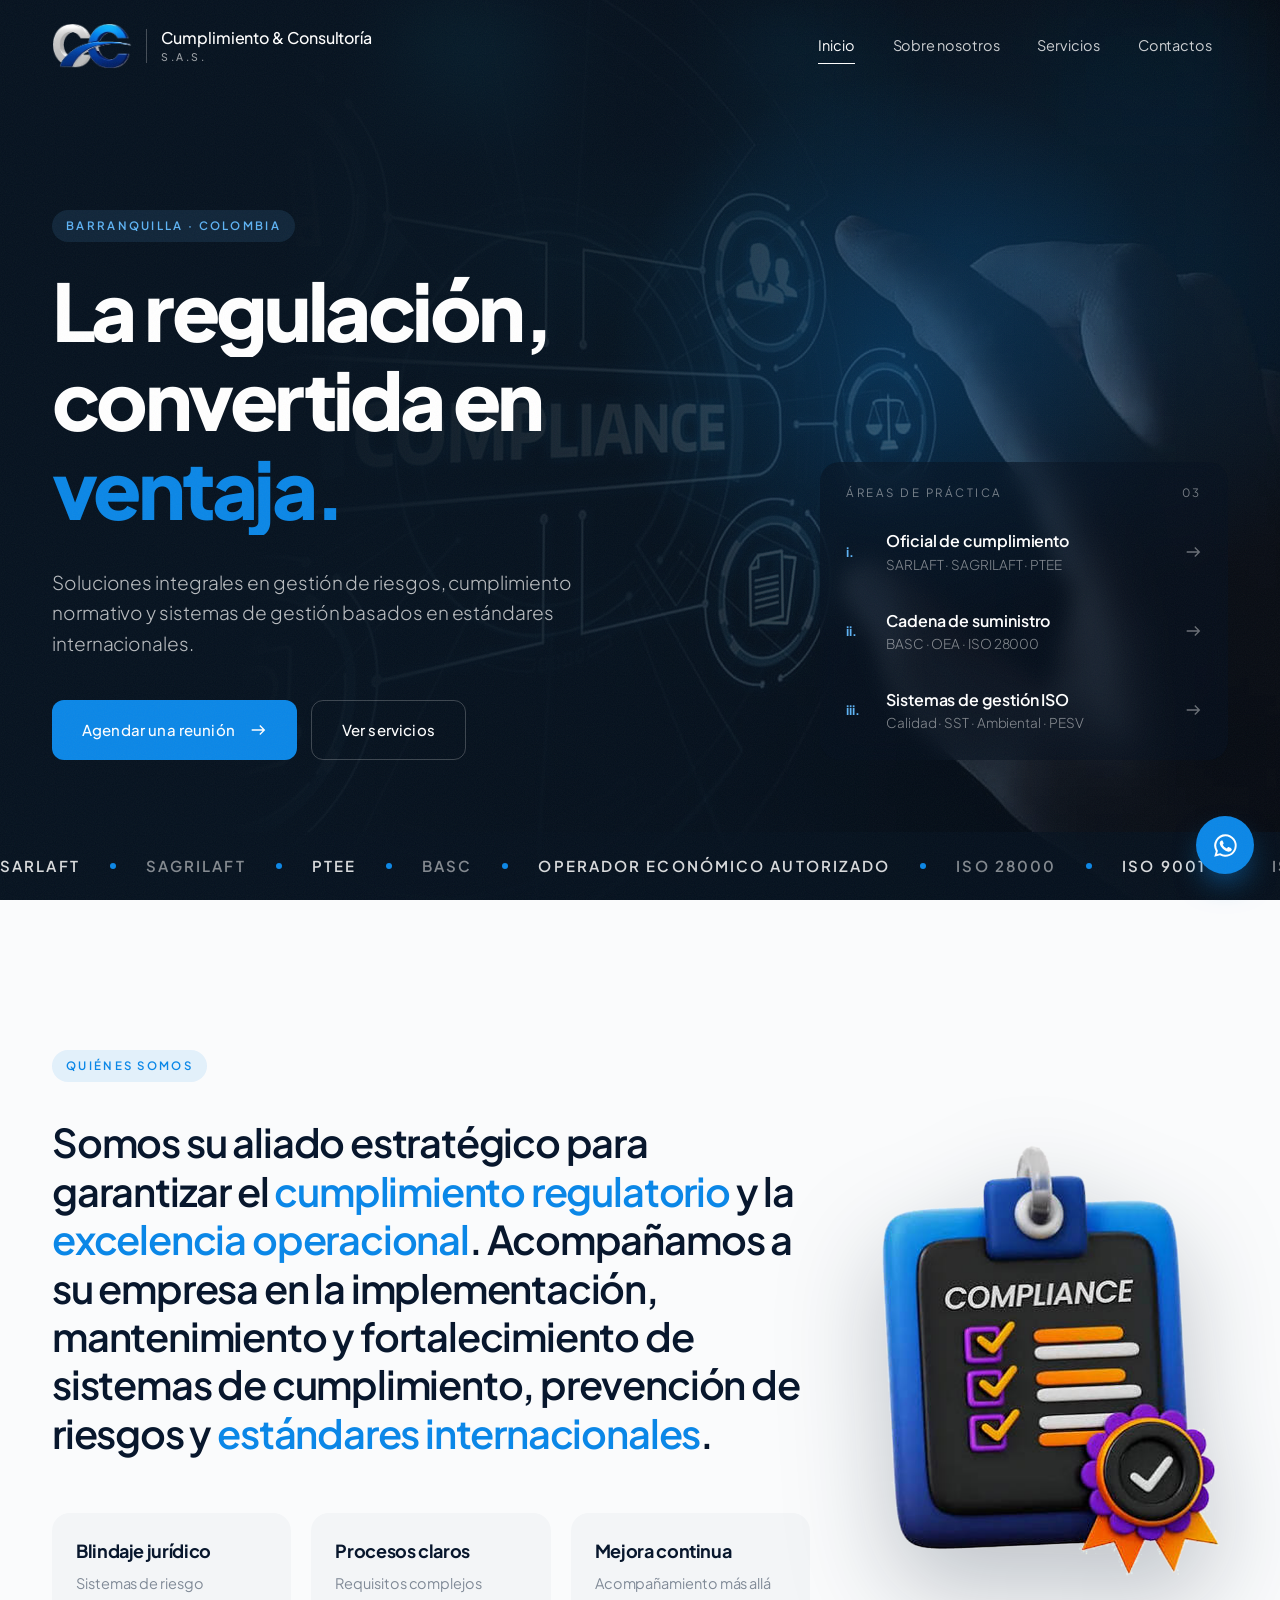
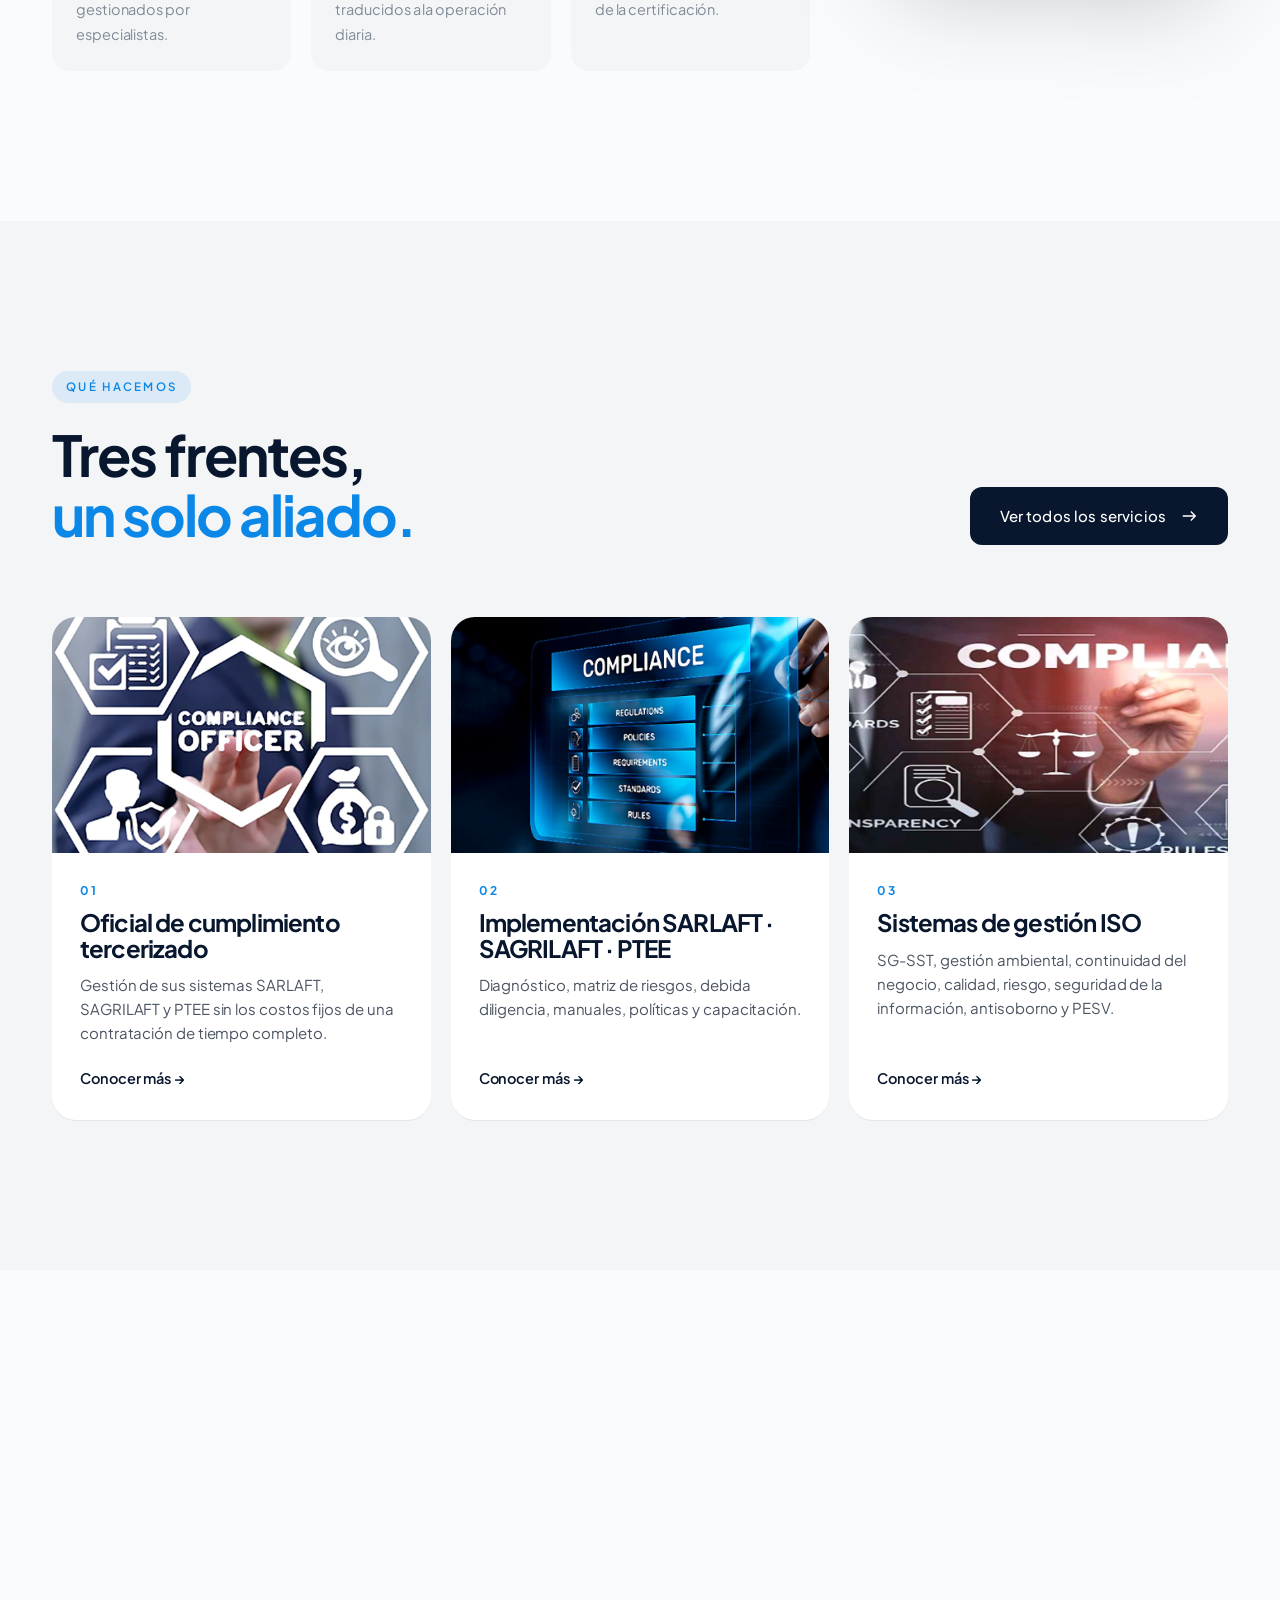
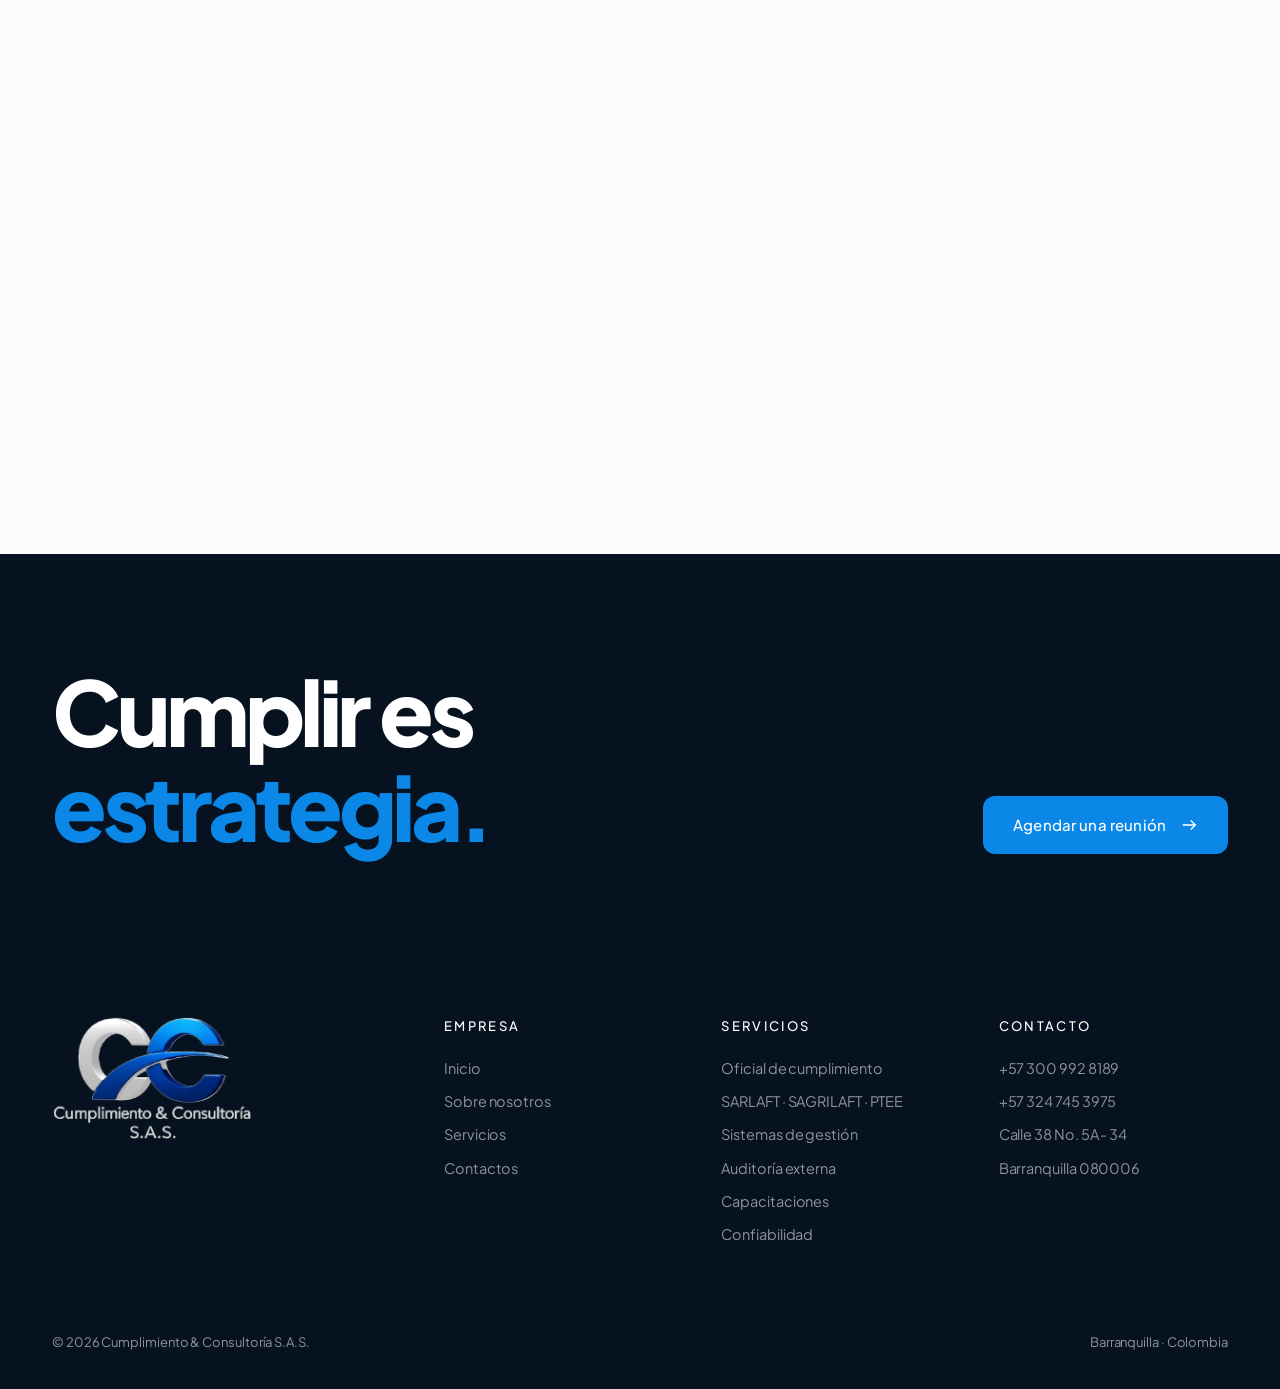
<file: index.html>
<!DOCTYPE html>
<html lang="es">
<head>
<meta charset="UTF-8">
<meta name="viewport" content="width=device-width, initial-scale=1.0">
<title>Cumplimiento & Consultoría S.A.S. | Gestión de riesgos y cumplimiento normativo</title>
<meta name="description" content="Oficial de cumplimiento tercerizado (SARLAFT, SAGRILAFT, PTEE), seguridad en la cadena de suministro (BASC, OEA, ISO 28000) y sistemas de gestión ISO. Barranquilla, Colombia.">
<meta name="theme-color" content="#08172d">
<link rel="icon" type="image/png" href="[data-uri]">
<link rel="apple-touch-icon" href="[data-uri]">
<link rel="preconnect" href="https://fonts.googleapis.com">
<link rel="preconnect" href="https://fonts.gstatic.com" crossorigin>
<link href="https://fonts.googleapis.com/css2?family=Plus+Jakarta+Sans:wght@300;400;500;600;700;800&display=swap" rel="stylesheet">
<link rel="stylesheet" href="css/estilos.css">
<style>
/* Solo Inicio: texto de "Quiénes somos" siempre visible */
.manifesto p.manif-static{color:var(--navy)}
.manifesto p.manif-static .hl{color:var(--blue)}
/* Solo Inicio: franja de normas compatible con iPhone (Safari) */
.marquee{-webkit-mask-image:none}
.marquee-track{display:flex!important;width:max-content;flex-wrap:nowrap;
  -webkit-animation:mqx 38s linear infinite!important;animation:mqx 38s linear infinite!important;
  will-change:transform;-webkit-transform:translate3d(0,0,0);transform:translate3d(0,0,0);-webkit-backface-visibility:hidden;backface-visibility:hidden}
.marquee-track span{flex-shrink:0}
@-webkit-keyframes mqx{from{-webkit-transform:translate3d(0,0,0)}to{-webkit-transform:translate3d(-50%,0,0)}}
@keyframes mqx{from{transform:translate3d(0,0,0)}to{transform:translate3d(-50%,0,0)}}
@media (max-width:640px){.marquee-track{-webkit-animation-duration:26s!important;animation-duration:26s!important}}
</style>
</head>
<body data-page="inicio">
<div class="grain" aria-hidden="true"></div>
<div class="progress" id="progress"></div>

<header id="header">
  <div class="wrap">
    <a href="index.html" class="brand" aria-label="Cumplimiento & Consultoría S.A.S. — Inicio">
      <img src="[data-uri]" alt="" class="light" width="80" height="46">
      <img src="[data-uri]" alt="" class="dark" width="80" height="46">
      <span class="brand-txt">Cumplimiento &amp; Consultoría<small>S.A.S.</small></span>
    </a>
    <button class="burger" id="burger" aria-label="Menú"><span></span><span></span></button>
    <nav id="nav">
      <ul>
        <li><a href="index.html" data-nav="inicio">Inicio</a></li>
        <li><a href="sobre-nosotros.html" data-nav="nosotros">Sobre nosotros</a></li>
        <li><a href="servicios.html" data-nav="servicios">Servicios</a></li>
        <li><a href="contactos.html" data-nav="contactos">Contactos</a></li>
      </ul>
    </nav>
  </div>
</header>

<main>
<!-- HERO -->
<div class="hero" id="inicio">
  <div class="hero-bg" aria-hidden="true"></div>
  <div class="hero-glow" id="glow" aria-hidden="true"></div>
  <div class="wrap">
    <div>
      <div class="label fade-in">Barranquilla · Colombia</div>
      <h1>
        <span class="ln"><span>La regulación,</span></span>
        <span class="ln"><span>convertida en</span></span>
        <span class="ln"><span><em>ventaja.</em></span></span>
      </h1>
      <p class="lead fade-in">Soluciones integrales en gestión de riesgos, cumplimiento normativo y sistemas de gestión basados en estándares internacionales.</p>
      <div class="hero-actions fade-in">
        <a href="contactos.html" class="btn btn-blue">Agendar una reunión <svg class="arr" viewBox="0 0 20 20" fill="none" stroke="currentColor" stroke-width="1.5"><path d="M3 10h14M12 5l5 5-5 5"/></svg></a>
        <a href="servicios.html" class="btn btn-line">Ver servicios</a>
      </div>
    </div>
    <div class="index fade-in">
      <div class="index-head"><span>Áreas de práctica</span><span>03</span></div>
      <a href="servicios.html"><span>i.</span><span><b>Oficial de cumplimiento</b><small>SARLAFT · SAGRILAFT · PTEE</small></span><svg viewBox="0 0 20 20" fill="none" stroke="#fff" stroke-width="1.5"><path d="M3 10h14M12 5l5 5-5 5"/></svg></a>
      <a href="servicios.html"><span>ii.</span><span><b>Cadena de suministro</b><small>BASC · OEA · ISO 28000</small></span><svg viewBox="0 0 20 20" fill="none" stroke="#fff" stroke-width="1.5"><path d="M3 10h14M12 5l5 5-5 5"/></svg></a>
      <a href="servicios.html#normas"><span>iii.</span><span><b>Sistemas de gestión ISO</b><small>Calidad · SST · Ambiental · PESV</small></span><svg viewBox="0 0 20 20" fill="none" stroke="#fff" stroke-width="1.5"><path d="M3 10h14M12 5l5 5-5 5"/></svg></a>
    </div>
  </div>
  <div class="marquee" aria-hidden="true">
    <div class="marquee-track">
      <span>SARLAFT</span><span>SAGRILAFT</span><span>PTEE</span><span>BASC</span><span>Operador Económico Autorizado</span><span>ISO 28000</span><span>ISO 9001</span><span>ISO 45001</span><span>ISO 14001</span><span>ISO 27001</span><span>PESV</span>
      <span>SARLAFT</span><span>SAGRILAFT</span><span>PTEE</span><span>BASC</span><span>Operador Económico Autorizado</span><span>ISO 28000</span><span>ISO 9001</span><span>ISO 45001</span><span>ISO 14001</span><span>ISO 27001</span><span>PESV</span>
    </div>
  </div>
</div>
<!-- MANIFIESTO -->
<section class="manifesto" id="nosotros">
  <div class="wrap">
    <div class="man-grid">
    <div>
    <div class="label rv">Quiénes somos</div>
    <p class="manif-static rv" style="margin-top:36px">Somos su aliado estratégico para garantizar el <span class="hl">cumplimiento regulatorio</span> y la <span class="hl">excelencia operacional</span>. Acompañamos a su empresa en la implementación, mantenimiento y fortalecimiento de sistemas de cumplimiento, prevención de riesgos y <span class="hl">estándares internacionales</span>.</p>
    <div class="meta">
      <div class="rv"><b>Blindaje jurídico</b><span>Sistemas de riesgo gestionados por especialistas.</span></div>
      <div class="rv d1"><b>Procesos claros</b><span>Requisitos complejos traducidos a la operación diaria.</span></div>
      <div class="rv d2"><b>Mejora continua</b><span>Acompañamiento más allá de la certificación.</span></div>
    </div>
    </div>
    <div class="man-art rv d1"><img src="img/icono-compliance-3d.png" alt="Cumplimiento normativo" width="1044" height="1324"></div>
    </div>
  </div>
</section>
<!-- SERVICIOS (resumen) -->
<section class="services">
  <div class="wrap">
    <div class="sec-top">
      <div class="rv"><div class="label">Qué hacemos</div><h2>Tres frentes,<br><em>un solo aliado.</em></h2></div>
      <a href="servicios.html" class="btn btn-dark rv d1">Ver todos los servicios <svg class="arr" viewBox="0 0 20 20" fill="none" stroke="currentColor" stroke-width="1.5"><path d="M3 10h14M12 5l5 5-5 5"/></svg></a>
    </div>
    <div class="teasers">
      <a href="servicios.html#oficial" class="teaser rv"><div class="pic"><img src="img/oficial-cumplimiento.jpg" alt="" loading="lazy"></div><div class="tx"><span class="n">01</span><h3>Oficial de cumplimiento tercerizado</h3><p>Gestión de sus sistemas SARLAFT, SAGRILAFT y PTEE sin los costos fijos de una contratación de tiempo completo.</p><span class="go">Conocer más →</span></div></a>
      <a href="servicios.html#sarlaft" class="teaser rv d1"><div class="pic"><img src="img/compliance-azul.jpg" alt="" loading="lazy"></div><div class="tx"><span class="n">02</span><h3>Implementación SARLAFT · SAGRILAFT · PTEE</h3><p>Diagnóstico, matriz de riesgos, debida diligencia, manuales, políticas y capacitación.</p><span class="go">Conocer más →</span></div></a>
      <a href="servicios.html#normas" class="teaser rv d2"><div class="pic"><img src="img/hero-compliance.jpg" alt="" loading="lazy"></div><div class="tx"><span class="n">03</span><h3>Sistemas de gestión ISO</h3><p>SG-SST, gestión ambiental, continuidad del negocio, calidad, riesgo, seguridad de la información, antisoborno y PESV.</p><span class="go">Conocer más →</span></div></a>
    </div>
  </div>
</section>

<!-- TESTIMONIOS -->
<section>
  <div class="wrap">
    <div class="rv"><div class="label">Testimonios</div><h2 style="margin-top:22px">La confianza<br>de <em>nuestros clientes.</em></h2></div>
    <div class="testi-wrap">
      <div class="clients rv" id="clients">
        <button class="client on" data-i="0"><span class="lg"><img src="img/cliente-vcr.png" alt="Equipos VCR S.A.S."></span><span><b>Equipos VCR S.A.S.</b><span>Víctor Caballero</span></span></button>
        <button class="client" data-i="1"><span class="lg wide"><img src="img/cliente-serviship.png" alt="Serviship Supplier S.A.S."></span><span><b>Serviship Supplier S.A.S.</b><span>Mildret Castro</span></span></button>
        <button class="client" data-i="2"><span class="lg"><img src="img/cliente-servipormac.png" alt="Servipormac S.A.S."></span><span><b>Servipormac S.A.S.</b><span>Luis González</span></span></button>
      </div>
      <div class="quote rv d1" id="quotes">
        <div class="mark">“</div>
        <blockquote class="on"><p>Aquí encuentro claridad y confianza para cumplir con la normativa sin complicaciones.</p><cite><b>Víctor Caballero</b> — Equipos VCR S.A.S.</cite></blockquote>
        <blockquote><p>Nos ayudan a transformar requisitos complejos en procesos prácticos y visuales.</p><cite><b>Mildret Castro</b> — Serviship Supplier S.A.S.</cite></blockquote>
        <blockquote><p>Con su apoyo, nuestra empresa fortalece su cultura ética y de gestión de riesgos.</p><cite><b>Luis González</b> — Servipormac S.A.S.</cite></blockquote>
      </div>
    </div>
  </div>
</section>

</main>

<footer>
  <div class="foot-cta">
    <div class="wrap">
      <h2 class="rv">Cumplir es<br><em>estrategia.</em></h2>
      <a href="contactos.html" class="btn btn-blue rv d1">Agendar una reunión <svg class="arr" viewBox="0 0 20 20" fill="none" stroke="currentColor" stroke-width="1.5"><path d="M3 10h14M12 5l5 5-5 5"/></svg></a>
    </div>
  </div>
  <div class="foot-main">
    <div class="wrap">
      <div class="foot-grid">
        <div><img src="[data-uri]" alt="Cumplimiento & Consultoría S.A.S." class="foot-logo" width="200" height="124" loading="lazy"></div>
        <div><h4>Empresa</h4><ul><li><a href="index.html">Inicio</a></li><li><a href="sobre-nosotros.html">Sobre nosotros</a></li><li><a href="servicios.html">Servicios</a></li><li><a href="contactos.html">Contactos</a></li></ul></div>
        <div><h4>Servicios</h4><ul><li><a href="servicios.html#oficial">Oficial de cumplimiento</a></li><li><a href="servicios.html#sarlaft">SARLAFT · SAGRILAFT · PTEE</a></li><li><a href="servicios.html#normas">Sistemas de gestión</a></li><li><a href="servicios.html#auditoria">Auditoría externa</a></li><li><a href="servicios.html#capacitaciones">Capacitaciones</a></li><li><a href="servicios.html#confiabilidad">Confiabilidad</a></li></ul></div>
        <div><h4>Contacto</h4><ul><li><a href="tel:+573009928189">+57 300 992 8189</a></li><li><a href="tel:+573247453975">+57 324 745 3975</a></li><li>Calle 38 No. 5A - 34</li><li>Barranquilla 080006</li></ul></div>
      </div>
      <div class="foot-bottom"><span>© <span id="year"></span> Cumplimiento &amp; Consultoría S.A.S.</span><span>Barranquilla · Colombia</span></div>
    </div>
  </div>
</footer>
<a class="wa" href="https://wa.me/573009928189" target="_blank" rel="noopener" aria-label="WhatsApp">
  <svg viewBox="0 0 24 24"><path d="M12 2a10 10 0 0 0-8.6 15.1L2 22l5-1.3A10 10 0 1 0 12 2zm0 18.2a8.2 8.2 0 0 1-4.2-1.2l-.3-.2-3 .8.8-2.9-.2-.3A8.2 8.2 0 1 1 12 20.2zm4.5-6.1c-.2-.1-1.5-.7-1.7-.8-.2-.1-.4-.1-.6.1l-.8 1c-.1.2-.3.2-.5.1a6.7 6.7 0 0 1-3.3-2.9c-.3-.4.3-.4.7-1.4.1-.2 0-.3 0-.4l-.8-1.8c-.2-.5-.4-.4-.6-.4h-.5a1 1 0 0 0-.7.3 3 3 0 0 0-.9 2.2 5.2 5.2 0 0 0 1.1 2.7 11.8 11.8 0 0 0 4.5 4c1.7.7 2.4.8 3.2.6.5-.1 1.5-.6 1.8-1.2.2-.6.2-1.1.1-1.2l-.5-.3z"/></svg>
</a>


<script src="js/main.js"></script>
</body>
</html>
</file>
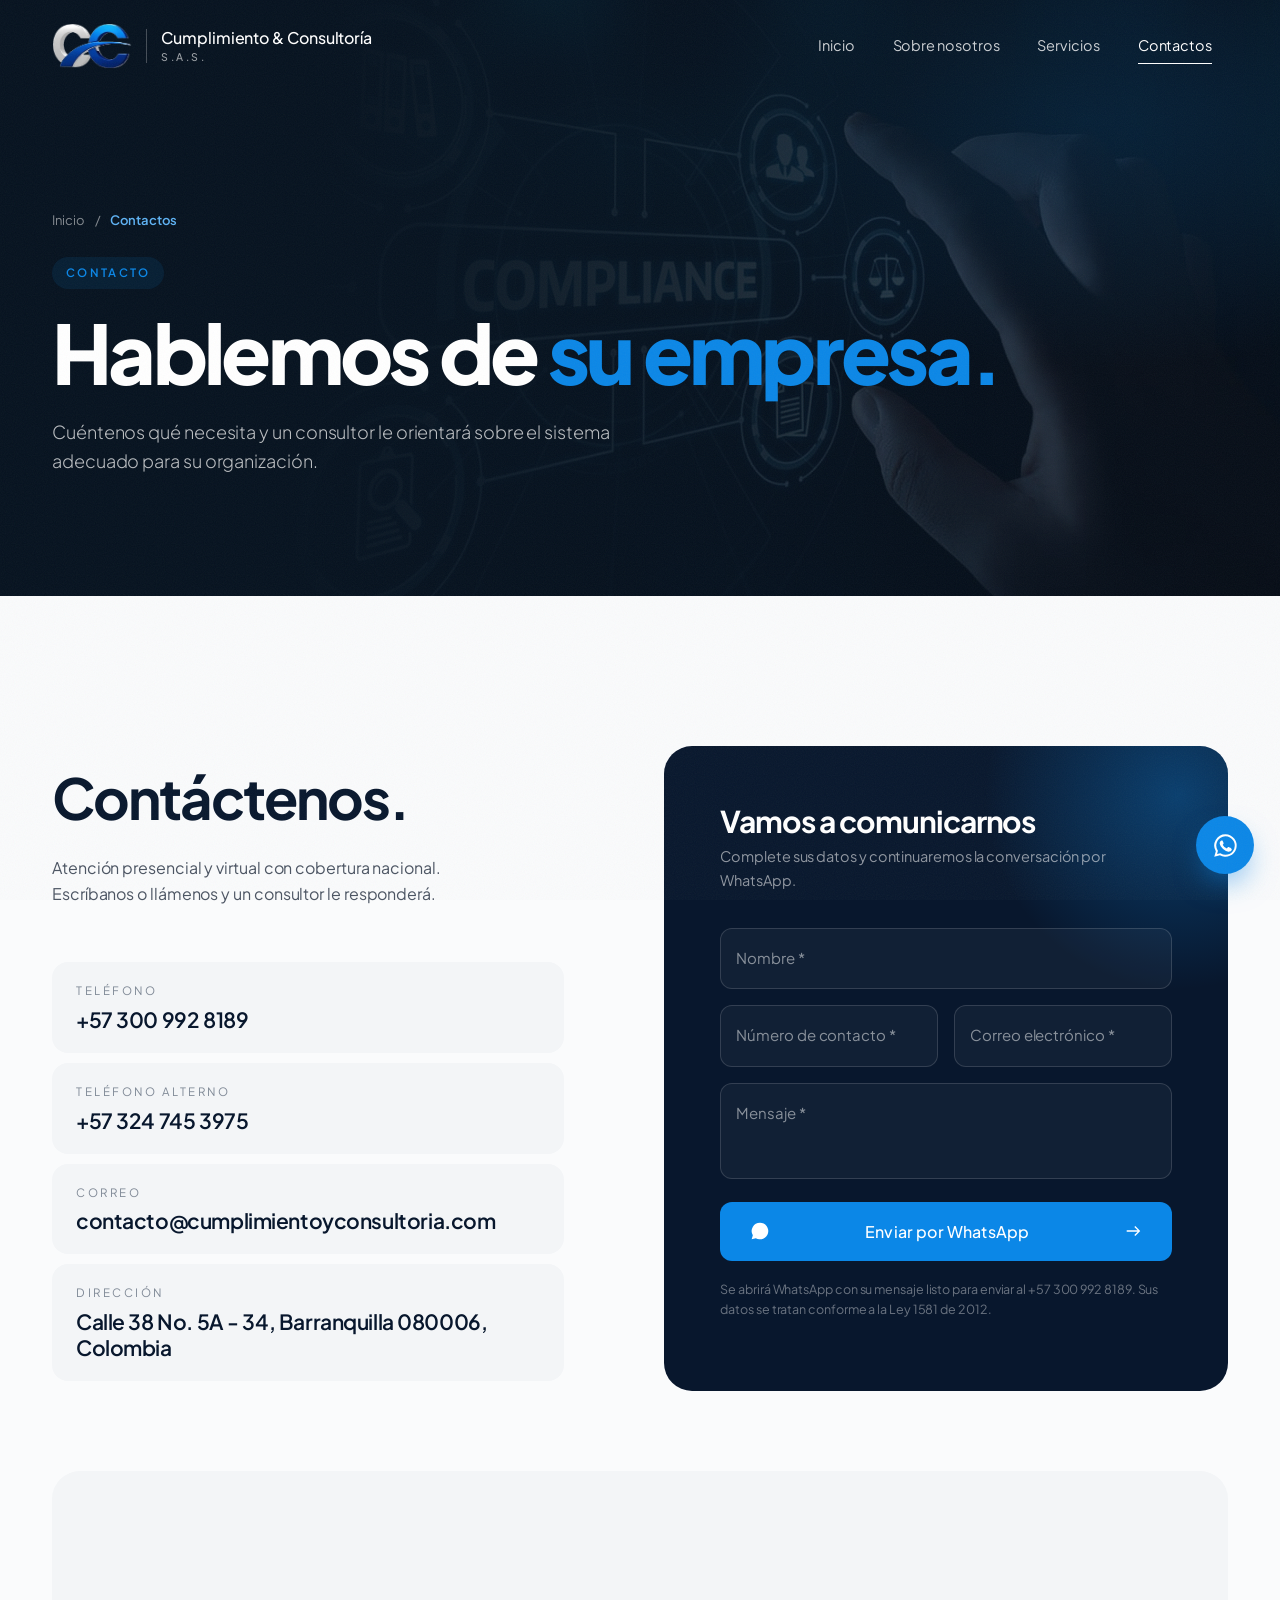
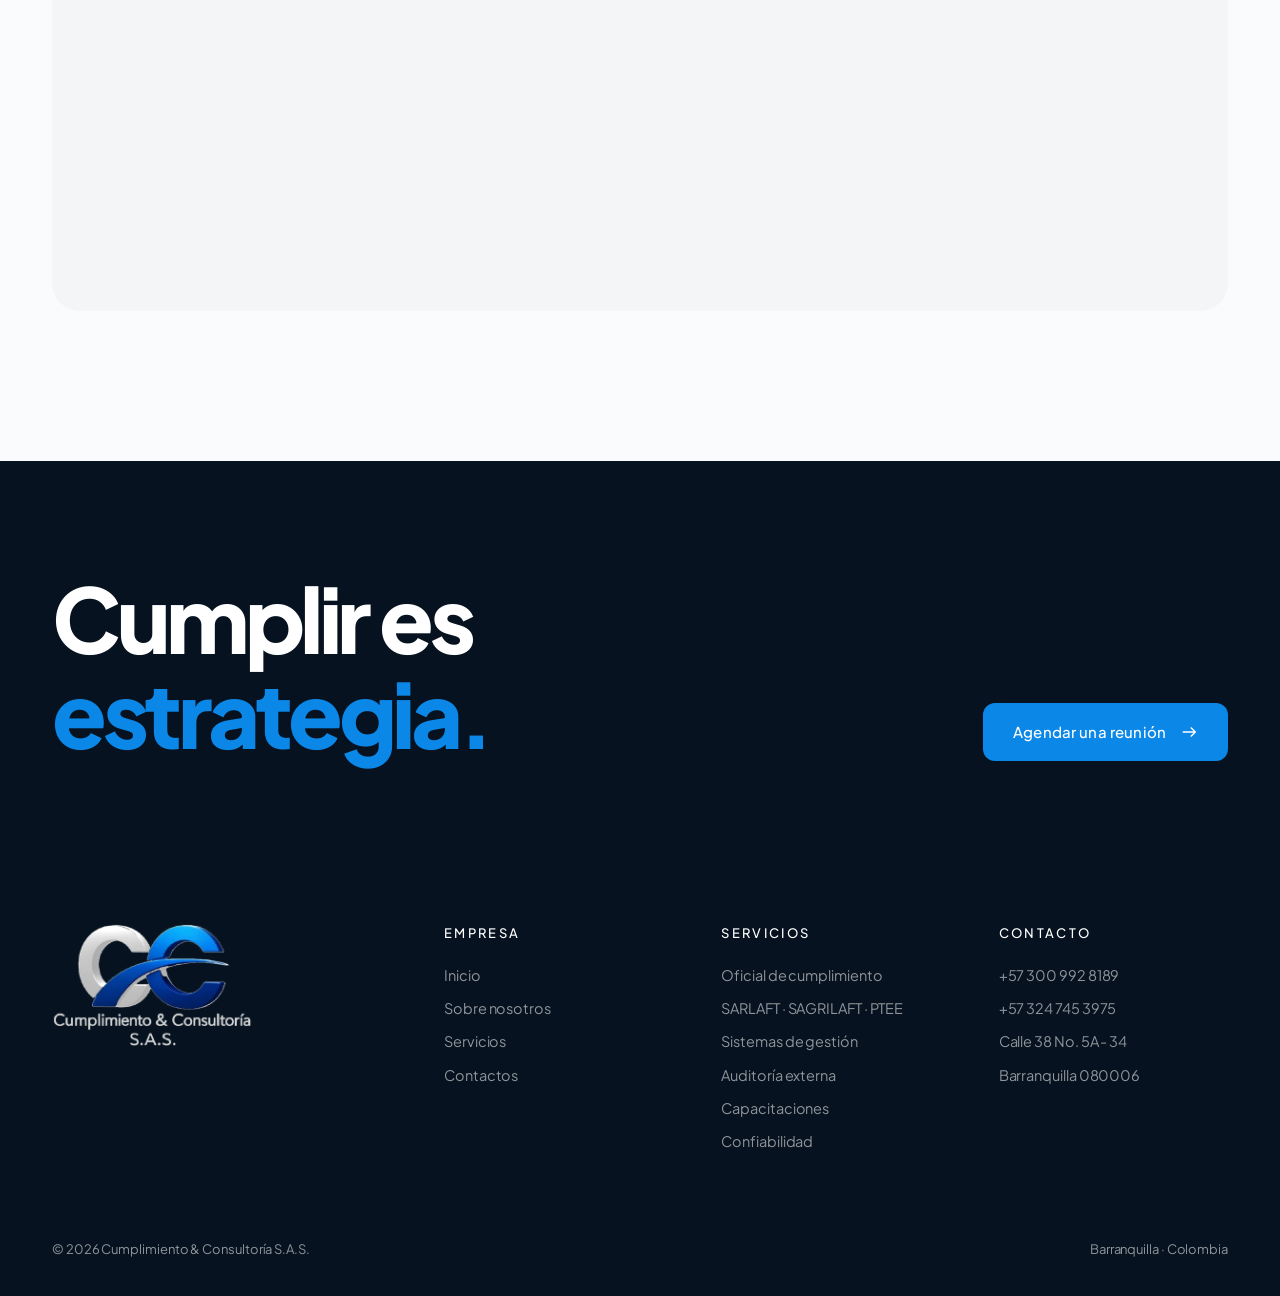
<file: contactos.html>
<!DOCTYPE html>
<html lang="es">
<head>
<meta charset="UTF-8">
<meta name="viewport" content="width=device-width, initial-scale=1.0">
<title>Contactos | Cumplimiento & Consultoría S.A.S.</title>
<meta name="description" content="Contacte a Cumplimiento & Consultoría S.A.S. en Barranquilla: +57 300 992 8189 · contacto@cumplimientoyconsultoria.com">
<meta name="theme-color" content="#08172d">
<link rel="icon" type="image/png" href="[data-uri]">
<link rel="apple-touch-icon" href="[data-uri]">
<link rel="preconnect" href="https://fonts.googleapis.com">
<link rel="preconnect" href="https://fonts.gstatic.com" crossorigin>
<link href="https://fonts.googleapis.com/css2?family=Plus+Jakarta+Sans:wght@300;400;500;600;700;800&display=swap" rel="stylesheet">
<link rel="stylesheet" href="css/estilos.css">
</head>
<body data-page="contactos">
<div class="grain" aria-hidden="true"></div>
<div class="progress" id="progress"></div>

<header id="header">
  <div class="wrap">
    <a href="index.html" class="brand" aria-label="Cumplimiento & Consultoría S.A.S. — Inicio">
      <img src="[data-uri]" alt="" class="light" width="80" height="46">
      <img src="[data-uri]" alt="" class="dark" width="80" height="46">
      <span class="brand-txt">Cumplimiento &amp; Consultoría<small>S.A.S.</small></span>
    </a>
    <button class="burger" id="burger" aria-label="Menú"><span></span><span></span></button>
    <nav id="nav">
      <ul>
        <li><a href="index.html" data-nav="inicio">Inicio</a></li>
        <li><a href="sobre-nosotros.html" data-nav="nosotros">Sobre nosotros</a></li>
        <li><a href="servicios.html" data-nav="servicios">Servicios</a></li>
        <li><a href="contactos.html" data-nav="contactos">Contactos</a></li>
      </ul>
    </nav>
  </div>
</header>

<main>
<div class="page-hero">
  <div class="bg" style="background-image:url(img/compliance-digital.jpg);background-position:left center" aria-hidden="true"></div>
  <div class="wrap">
    <div class="crumbs fade-in"><a href="index.html">Inicio</a><span>/</span><b>Contactos</b></div>
    <div class="label fade-in">Contacto</div>
    <h1><span class="ln"><span>Hablemos de <em>su empresa.</em></span></span></h1>
    <p class="fade-in">Cuéntenos qué necesita y un consultor le orientará sobre el sistema adecuado para su organización.</p>
  </div>
</div>
<!-- CONTACTO -->
<section class="contact" id="contacto" style="padding-bottom:0">
  <div class="wrap">
    <div>
      <h2 class="rv">Contáctenos.</h2>
      <p class="intro rv">Atención presencial y virtual con cobertura nacional. Escríbanos o llámenos y un consultor le responderá.</p>
      <div class="rv">
        <a class="cline" href="tel:+573009928189"><small>Teléfono</small><div>+57 300 992 8189</div></a>
        <a class="cline" href="tel:+573247453975"><small>Teléfono alterno</small><div>+57 324 745 3975</div></a>
        <a class="cline" href="mailto:contacto@cumplimientoyconsultoria.com"><small>Correo</small><div>contacto@cumplimientoyconsultoria.com</div></a>
        <div class="cline"><small>Dirección</small><div>Calle 38 No. 5A - 34, Barranquilla 080006, Colombia</div></div>
      </div>
    </div>
    <form id="form" class="rv d1">
      <h3>Vamos a comunicarnos</h3>
      <p>Complete sus datos y continuaremos la conversación por WhatsApp.</p>
      <div class="f"><input id="nombre" placeholder=" " required autocomplete="name"><label for="nombre">Nombre *</label></div>
      <div class="row">
        <div class="f"><input id="tel" type="tel" placeholder=" " required autocomplete="tel"><label for="tel">Número de contacto *</label></div>
        <div class="f"><input id="correo" type="email" placeholder=" " required autocomplete="email"><label for="correo">Correo electrónico *</label></div>
      </div>
      <div class="f"><textarea id="mensaje" placeholder=" " required></textarea><label for="mensaje">Mensaje *</label></div>
      <button type="submit" class="btn btn-blue btn-wa"><svg class="wa-ic" viewBox="0 0 24 24" fill="currentColor"><path d="M12 2a10 10 0 0 0-8.6 15.1L2 22l5-1.3A10 10 0 1 0 12 2zm4.5 12.1c-.2-.1-1.5-.7-1.7-.8-.2-.1-.4-.1-.6.1l-.8 1c-.1.2-.3.2-.5.1a6.7 6.7 0 0 1-3.3-2.9c-.3-.4.3-.4.7-1.4.1-.2 0-.3 0-.4l-.8-1.8c-.2-.5-.4-.4-.6-.4h-.5a1 1 0 0 0-.7.3 3 3 0 0 0-.9 2.2 5.2 5.2 0 0 0 1.1 2.7 11.8 11.8 0 0 0 4.5 4c1.7.7 2.4.8 3.2.6.5-.1 1.5-.6 1.8-1.2.2-.6.2-1.1.1-1.2l-.5-.3z"/></svg> Enviar por WhatsApp <svg class="arr" viewBox="0 0 20 20" fill="none" stroke="currentColor" stroke-width="1.5"><path d="M3 10h14M12 5l5 5-5 5"/></svg></button>
      <div class="note">Se abrirá WhatsApp con su mensaje listo para enviar al +57 300 992 8189. Sus datos se tratan conforme a la Ley 1581 de 2012.</div>
    </form>
  </div>
</section>
<section style="padding-top:0">
  <div class="wrap">
    <div class="map rv"><iframe src="https://www.google.com/maps?q=Calle+38+%235A-34,+Barranquilla,+Colombia&output=embed" loading="lazy" referrerpolicy="no-referrer-when-downgrade" title="Ubicación de la oficina en Barranquilla"></iframe></div>
  </div>
</section>

</main>

<footer>
  <div class="foot-cta">
    <div class="wrap">
      <h2 class="rv">Cumplir es<br><em>estrategia.</em></h2>
      <a href="contactos.html" class="btn btn-blue rv d1">Agendar una reunión <svg class="arr" viewBox="0 0 20 20" fill="none" stroke="currentColor" stroke-width="1.5"><path d="M3 10h14M12 5l5 5-5 5"/></svg></a>
    </div>
  </div>
  <div class="foot-main">
    <div class="wrap">
      <div class="foot-grid">
        <div><img src="[data-uri]" alt="Cumplimiento & Consultoría S.A.S." class="foot-logo" width="200" height="124" loading="lazy"></div>
        <div><h4>Empresa</h4><ul><li><a href="index.html">Inicio</a></li><li><a href="sobre-nosotros.html">Sobre nosotros</a></li><li><a href="servicios.html">Servicios</a></li><li><a href="contactos.html">Contactos</a></li></ul></div>
        <div><h4>Servicios</h4><ul><li><a href="servicios.html#oficial">Oficial de cumplimiento</a></li><li><a href="servicios.html#sarlaft">SARLAFT · SAGRILAFT · PTEE</a></li><li><a href="servicios.html#normas">Sistemas de gestión</a></li><li><a href="servicios.html#auditoria">Auditoría externa</a></li><li><a href="servicios.html#capacitaciones">Capacitaciones</a></li><li><a href="servicios.html#confiabilidad">Confiabilidad</a></li></ul></div>
        <div><h4>Contacto</h4><ul><li><a href="tel:+573009928189">+57 300 992 8189</a></li><li><a href="tel:+573247453975">+57 324 745 3975</a></li><li>Calle 38 No. 5A - 34</li><li>Barranquilla 080006</li></ul></div>
      </div>
      <div class="foot-bottom"><span>© <span id="year"></span> Cumplimiento &amp; Consultoría S.A.S.</span><span>Barranquilla · Colombia</span></div>
    </div>
  </div>
</footer>
<a class="wa" href="https://wa.me/573009928189" target="_blank" rel="noopener" aria-label="WhatsApp">
  <svg viewBox="0 0 24 24"><path d="M12 2a10 10 0 0 0-8.6 15.1L2 22l5-1.3A10 10 0 1 0 12 2zm0 18.2a8.2 8.2 0 0 1-4.2-1.2l-.3-.2-3 .8.8-2.9-.2-.3A8.2 8.2 0 1 1 12 20.2zm4.5-6.1c-.2-.1-1.5-.7-1.7-.8-.2-.1-.4-.1-.6.1l-.8 1c-.1.2-.3.2-.5.1a6.7 6.7 0 0 1-3.3-2.9c-.3-.4.3-.4.7-1.4.1-.2 0-.3 0-.4l-.8-1.8c-.2-.5-.4-.4-.6-.4h-.5a1 1 0 0 0-.7.3 3 3 0 0 0-.9 2.2 5.2 5.2 0 0 0 1.1 2.7 11.8 11.8 0 0 0 4.5 4c1.7.7 2.4.8 3.2.6.5-.1 1.5-.6 1.8-1.2.2-.6.2-1.1.1-1.2l-.5-.3z"/></svg>
</a>


<script src="js/main.js"></script>
</body>
</html>
</file>
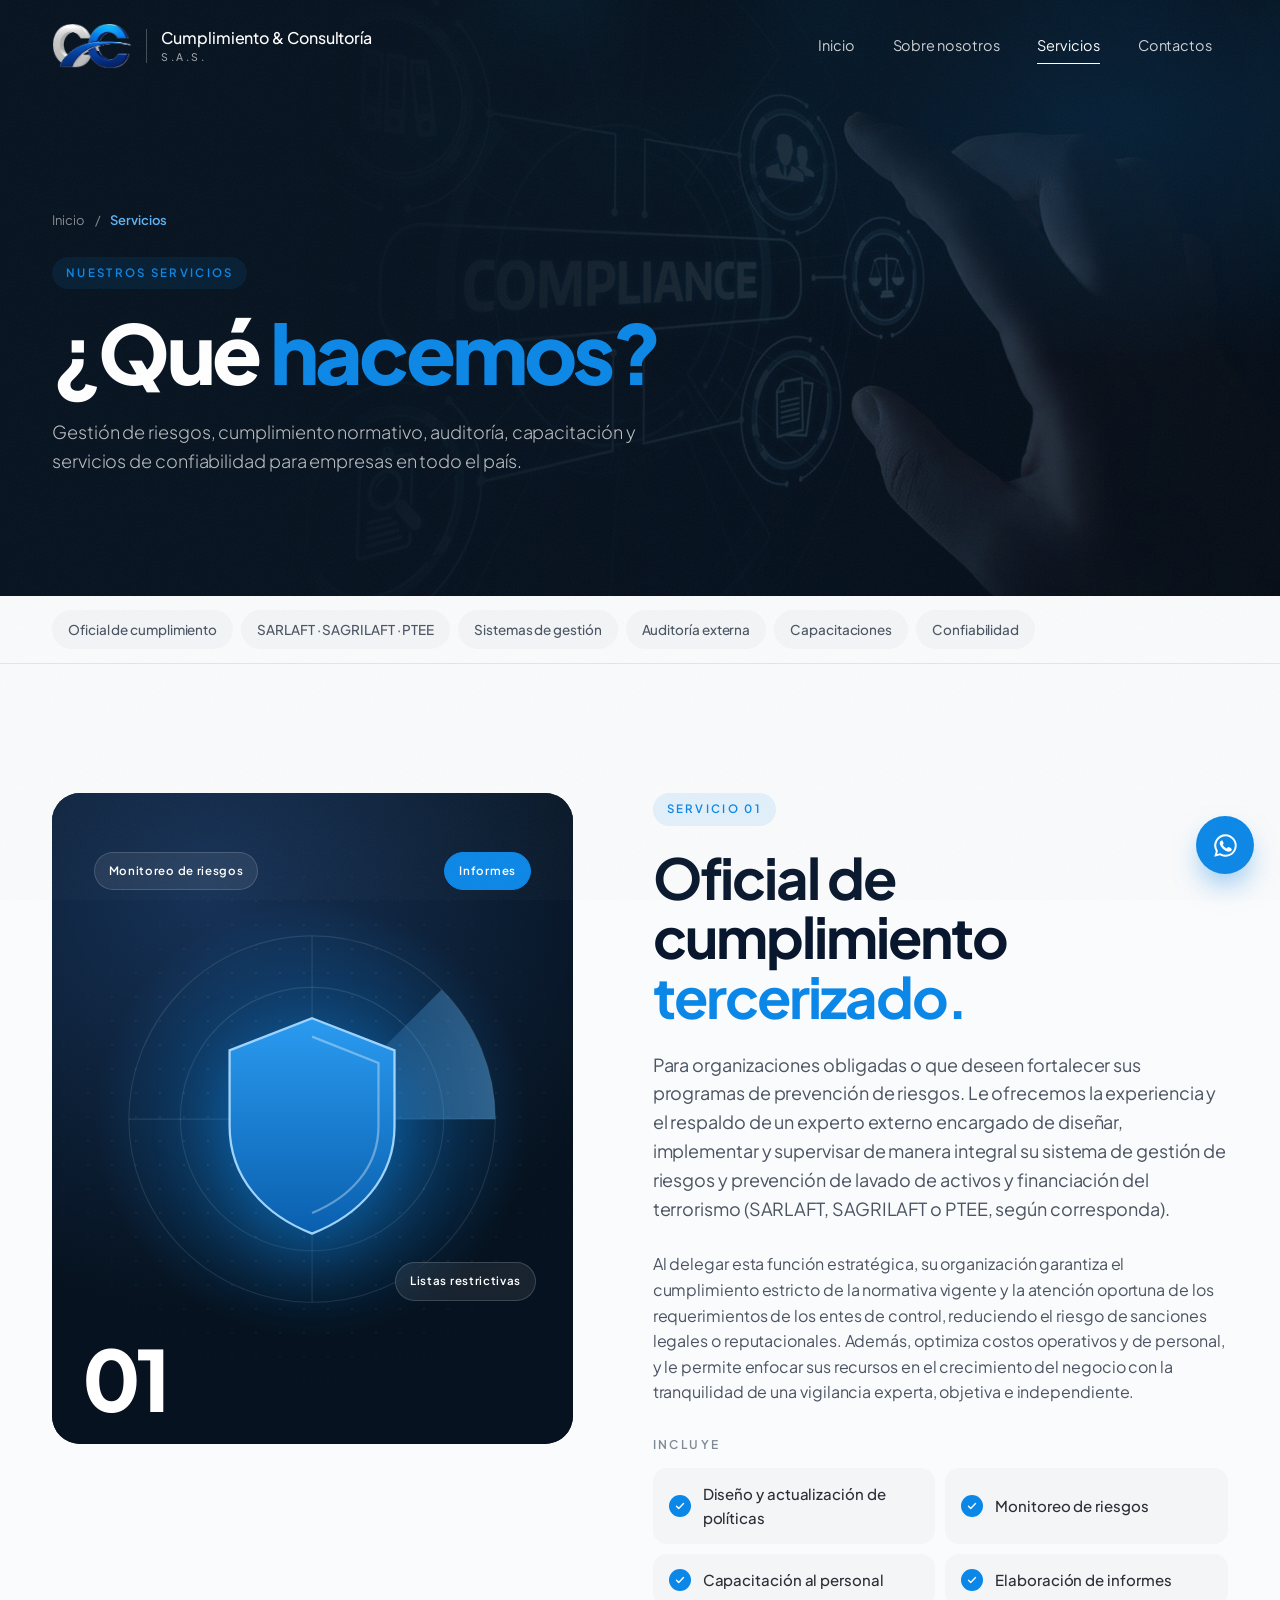
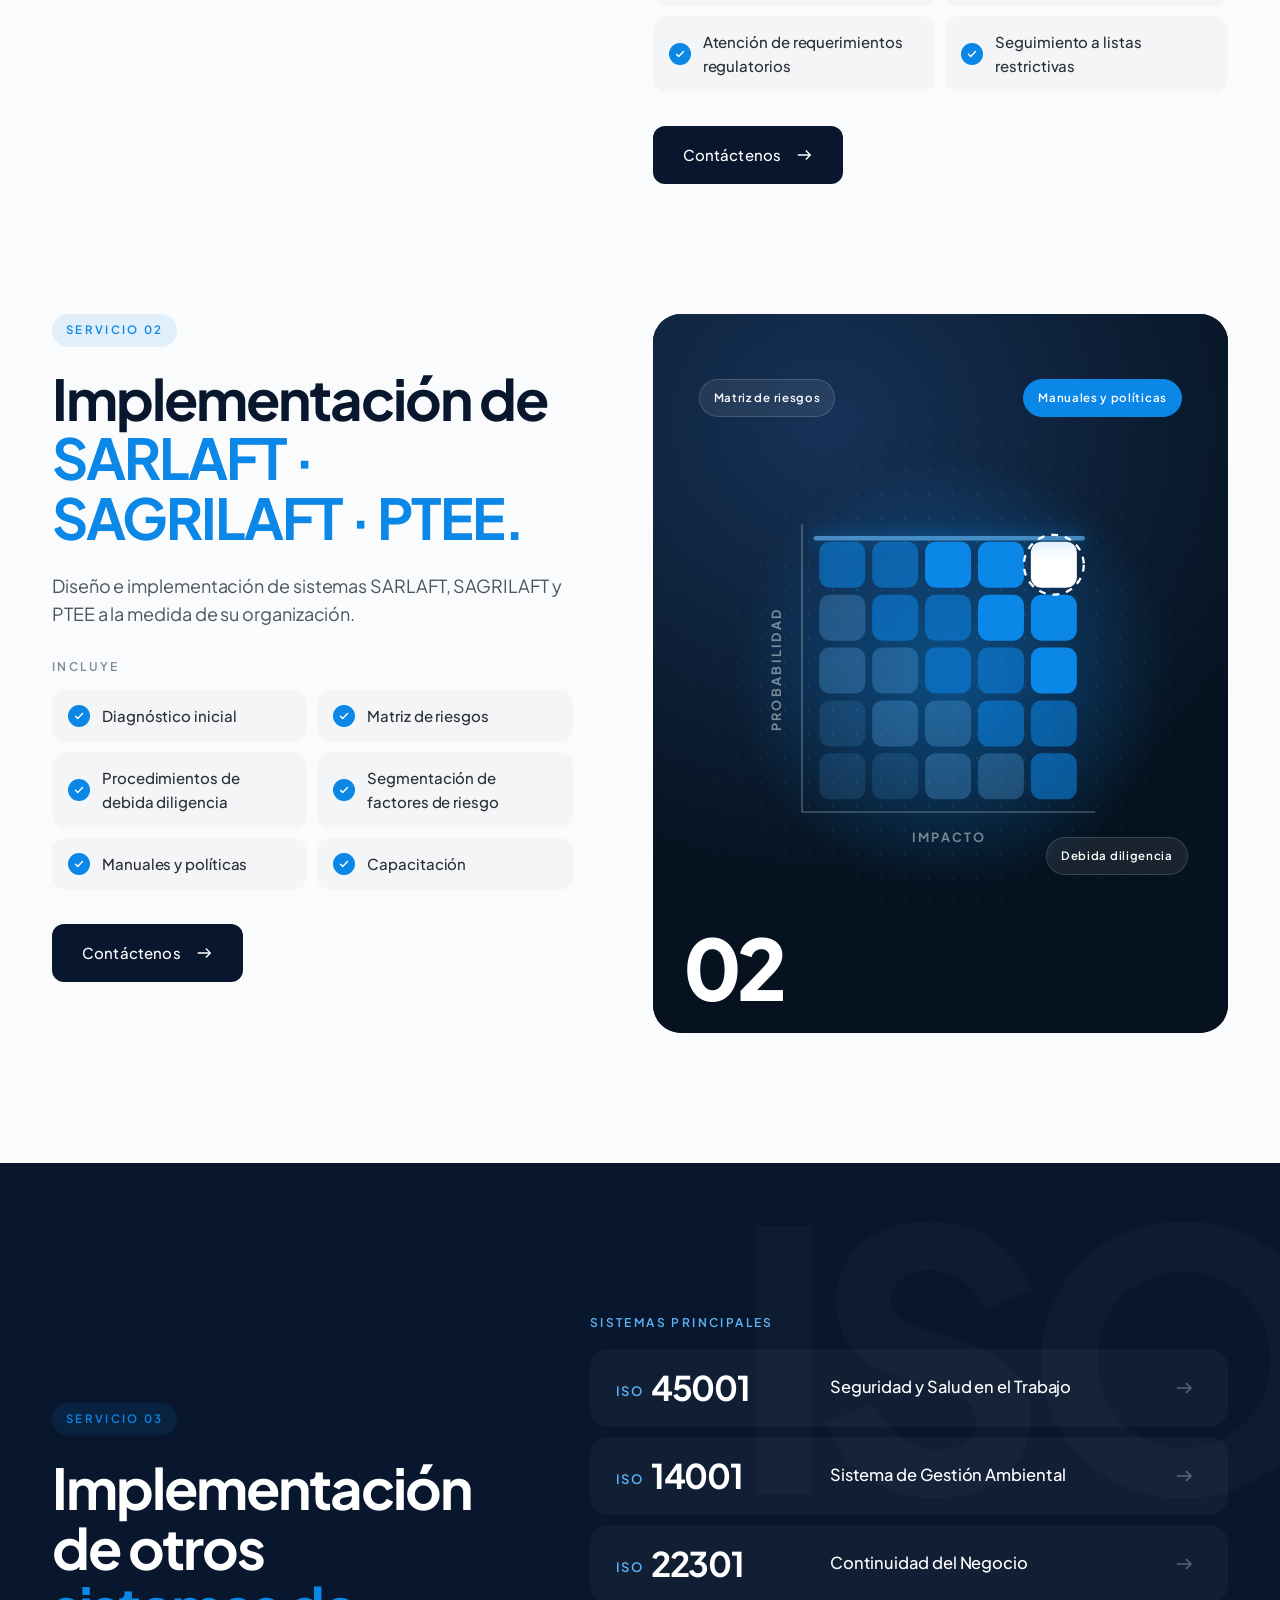
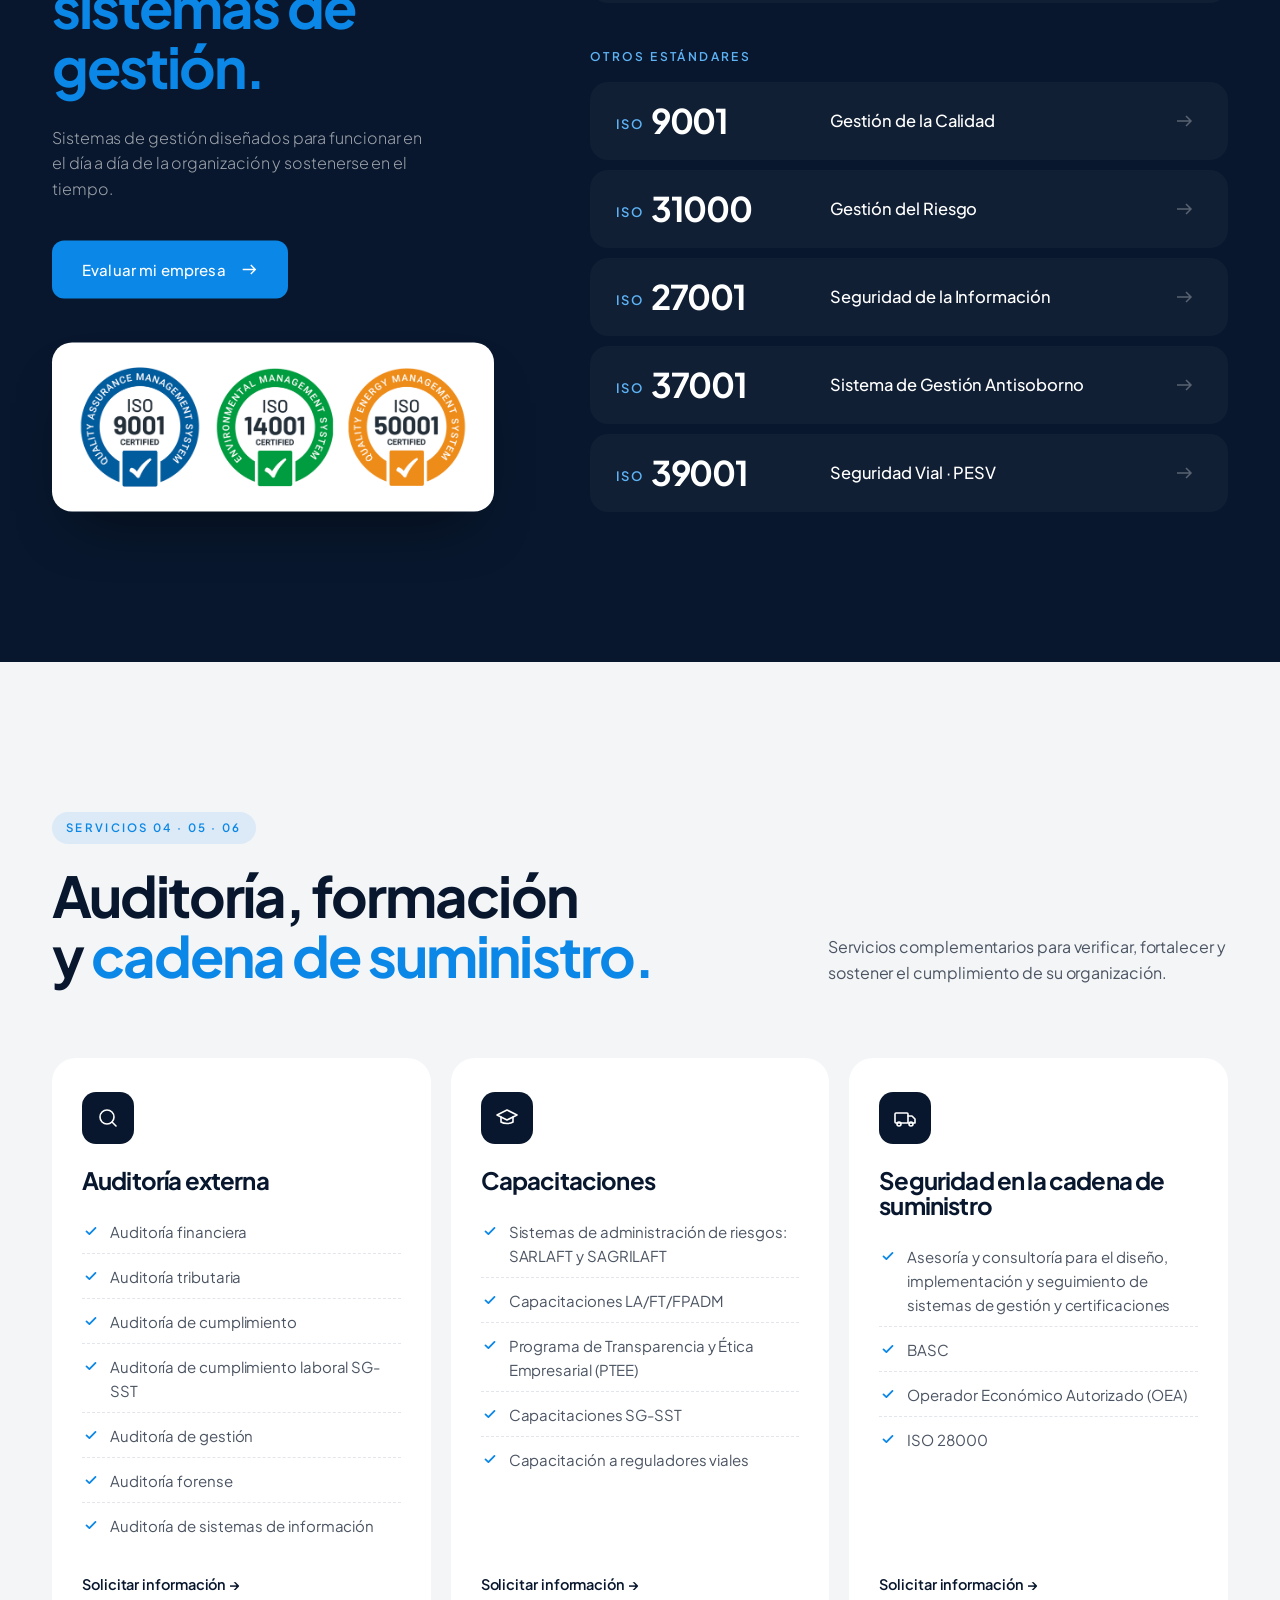
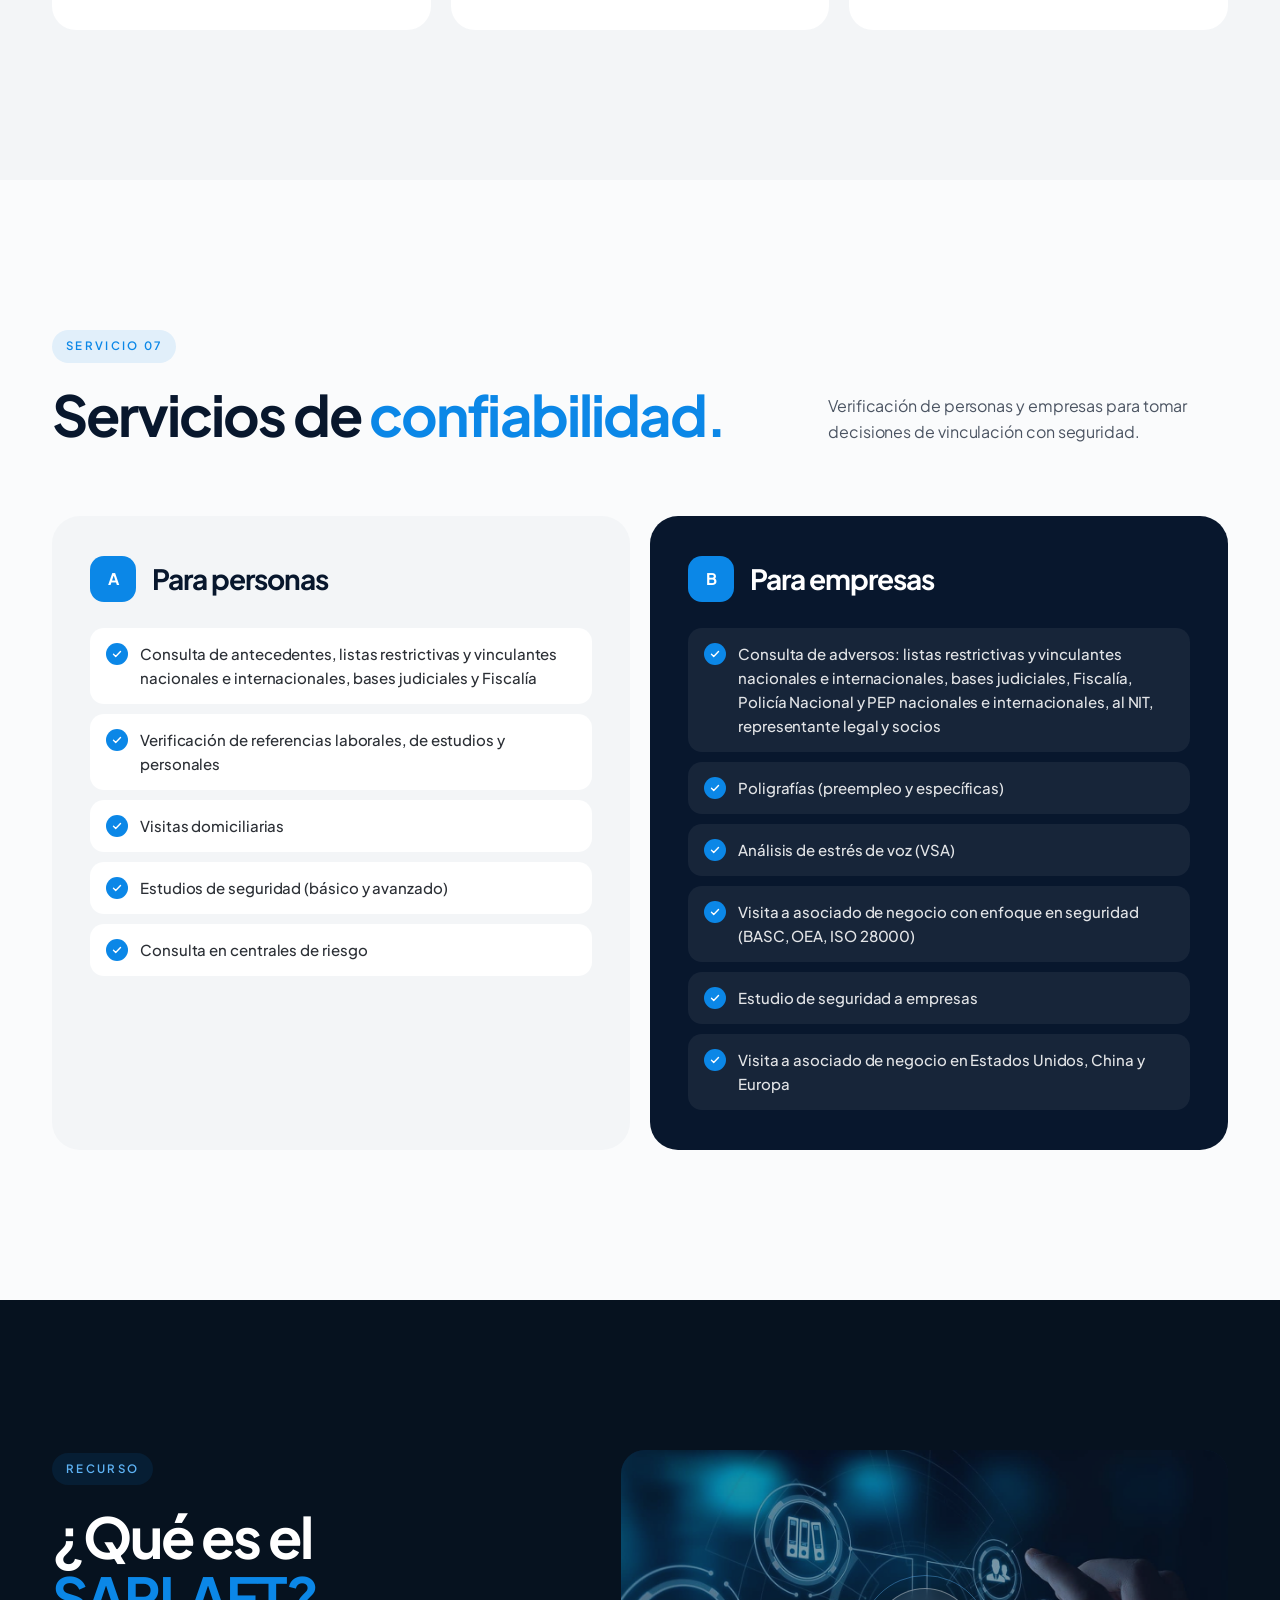
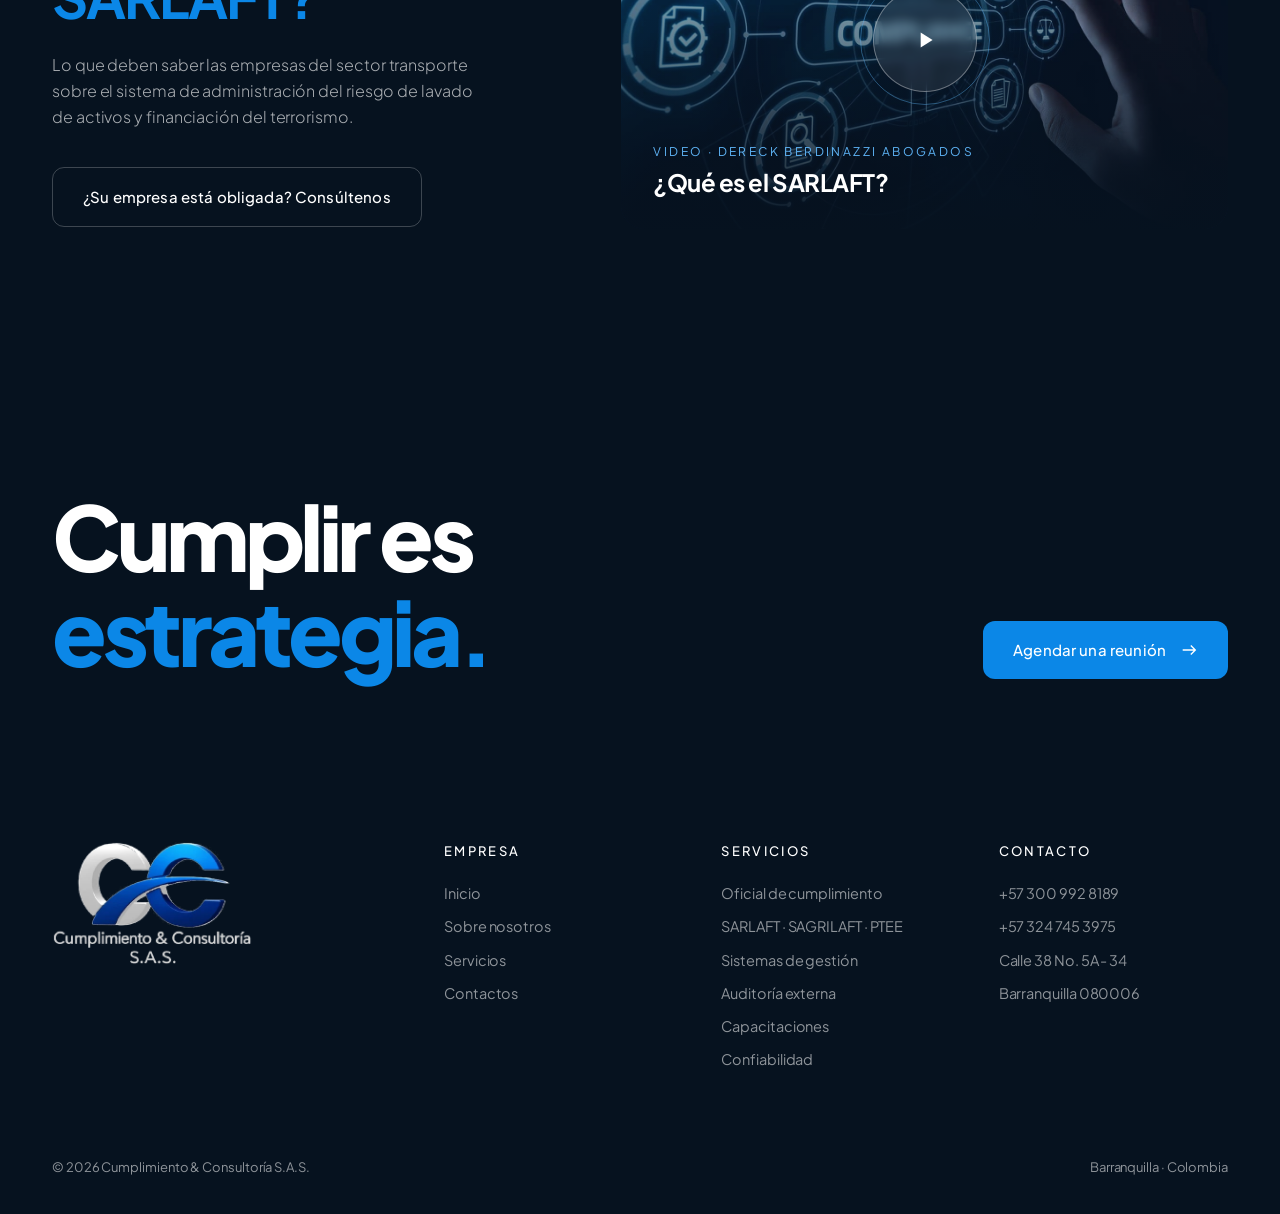
<file: servicios.html>
<!DOCTYPE html>
<html lang="es">
<head>
<meta charset="UTF-8">
<meta name="viewport" content="width=device-width, initial-scale=1.0">
<title>Servicios | Cumplimiento & Consultoría S.A.S.</title>
<meta name="description" content="Oficial de cumplimiento tercerizado, BASC, OEA, ISO 28000 e implementación de normas ISO 9001, 45001, 14001, 50001, 27001, 22301 y 39001.">
<meta name="theme-color" content="#08172d">
<link rel="icon" type="image/png" href="[data-uri]">
<link rel="apple-touch-icon" href="[data-uri]">
<link rel="preconnect" href="https://fonts.googleapis.com">
<link rel="preconnect" href="https://fonts.gstatic.com" crossorigin>
<link href="https://fonts.googleapis.com/css2?family=Plus+Jakarta+Sans:wght@300;400;500;600;700;800&display=swap" rel="stylesheet">
<link rel="stylesheet" href="css/estilos.css">
</head>
<body data-page="servicios">
<div class="grain" aria-hidden="true"></div>
<div class="progress" id="progress"></div>

<header id="header">
  <div class="wrap">
    <a href="index.html" class="brand" aria-label="Cumplimiento & Consultoría S.A.S. — Inicio">
      <img src="[data-uri]" alt="" class="light" width="80" height="46">
      <img src="[data-uri]" alt="" class="dark" width="80" height="46">
      <span class="brand-txt">Cumplimiento &amp; Consultoría<small>S.A.S.</small></span>
    </a>
    <button class="burger" id="burger" aria-label="Menú"><span></span><span></span></button>
    <nav id="nav">
      <ul>
        <li><a href="index.html" data-nav="inicio">Inicio</a></li>
        <li><a href="sobre-nosotros.html" data-nav="nosotros">Sobre nosotros</a></li>
        <li><a href="servicios.html" data-nav="servicios">Servicios</a></li>
        <li><a href="contactos.html" data-nav="contactos">Contactos</a></li>
      </ul>
    </nav>
  </div>
</header>

<main>
<div class="page-hero">
  <div class="bg" style="background-image:url(img/compliance-digital.jpg)" aria-hidden="true"></div>
  <div class="wrap">
    <div class="crumbs fade-in"><a href="index.html">Inicio</a><span>/</span><b>Servicios</b></div>
    <div class="label fade-in">Nuestros servicios</div>
    <h1><span class="ln"><span>¿Qué <em>hacemos?</em></span></span></h1>
    <p class="fade-in">Gestión de riesgos, cumplimiento normativo, auditoría, capacitación y servicios de confiabilidad para empresas en todo el país.</p>
  </div>
</div>

<nav class="chipnav"><div class="wrap">
  <a href="#oficial">Oficial de cumplimiento</a><a href="#sarlaft">SARLAFT · SAGRILAFT · PTEE</a><a href="#normas">Sistemas de gestión</a><a href="#auditoria">Auditoría externa</a><a href="#capacitaciones">Capacitaciones</a><a href="#confiabilidad">Confiabilidad</a>
</div></nav>

<section class="svc" id="oficial">
  <div class="wrap">
    <div class="svc-img rv"><div class="illus " aria-hidden="true"><svg viewBox="0 0 400 400" class="ill-svg">
  <defs>
    <linearGradient id="shG" x1="0" y1="0" x2="0" y2="1"><stop offset="0" stop-color="#2a9bf0"/><stop offset="1" stop-color="#0a5fae"/></linearGradient>
    <linearGradient id="swG" x1="0" y1="0" x2="1" y2="0"><stop offset="0" stop-color="#5eb3f5" stop-opacity="0"/><stop offset="1" stop-color="#5eb3f5" stop-opacity=".45"/></linearGradient>
    <radialGradient id="glw"><stop offset="0" stop-color="#0b87e7" stop-opacity=".5"/><stop offset="1" stop-color="#0b87e7" stop-opacity="0"/></radialGradient>
  </defs>
  <circle cx="200" cy="200" r="190" fill="url(#glw)"/>
  <g class="rings"><circle cx="200" cy="200" r="70"/><circle cx="200" cy="200" r="115"/><circle cx="200" cy="200" r="160"/><line x1="40" y1="200" x2="360" y2="200"/><line x1="200" y1="40" x2="200" y2="360"/></g>
  <path class="sweep" d="M200,200 L360,200 A160,160 0 0 0 313,87 Z" fill="url(#swG)"/>
  <circle class="blip" cx="330" cy="125" r="4" style="animation-delay:0s"/><circle class="blip" cx="97" cy="162" r="4" style="animation-delay:1.2s"/><circle class="blip" cx="120" cy="339" r="4" style="animation-delay:2.1s"/><circle class="blip" cx="273" cy="261" r="4" style="animation-delay:3s"/><circle class="blip" cx="152" cy="68" r="4" style="animation-delay:3.8s"/>
  <g class="shield">
    <path d="M200 112 L272 140 V206 C272 252 241 284 200 300 C159 284 128 252 128 206 V140 Z" fill="url(#shG)" stroke="#9fd3fb" stroke-width="2"/>
    <path d="M200 128 L258 151 V206 C258 242 234 268 200 282" fill="none" stroke="rgba(255,255,255,.35)" stroke-width="2"/>
    <path class="check" d="M170 206 L193 229 L236 184" fill="none" stroke="#fff" stroke-width="11" stroke-linecap="round" stroke-linejoin="round"/>
  </g>
</svg>
<span class="gtag t1">Monitoreo de riesgos</span><span class="gtag t2">Listas restrictivas</span><span class="gtag t3">Informes</span></div><span class="svc-no">01</span></div>
    <div class="svc-tx">
      <div class="label rv">Servicio 01</div>
      <h2 class="rv">Oficial de cumplimiento <em>tercerizado.</em></h2>
      <p class="lede rv">Para organizaciones obligadas o que deseen fortalecer sus programas de prevención de riesgos. Le ofrecemos la experiencia y el respaldo de un experto externo encargado de diseñar, implementar y supervisar de manera integral su sistema de gestión de riesgos y prevención de lavado de activos y financiación del terrorismo (SARLAFT, SAGRILAFT o PTEE, según corresponda).</p>
      <p class="rv" style="color:var(--g7);margin-bottom:30px">Al delegar esta función estratégica, su organización garantiza el cumplimiento estricto de la normativa vigente y la atención oportuna de los requerimientos de los entes de control, reduciendo el riesgo de sanciones legales o reputacionales. Además, optimiza costos operativos y de personal, y le permite enfocar sus recursos en el crecimiento del negocio con la tranquilidad de una vigilancia experta, objetiva e independiente.</p>
      <div class="rv d1"><h4 class="inc">Incluye</h4><ul class="checklist"><li><svg viewBox="0 0 20 20" fill="none" stroke="currentColor" stroke-width="2" stroke-linecap="round" stroke-linejoin="round"><path d="M5 10.5l3.2 3L15 6.5"/></svg><span>Diseño y actualización de políticas</span></li><li><svg viewBox="0 0 20 20" fill="none" stroke="currentColor" stroke-width="2" stroke-linecap="round" stroke-linejoin="round"><path d="M5 10.5l3.2 3L15 6.5"/></svg><span>Monitoreo de riesgos</span></li><li><svg viewBox="0 0 20 20" fill="none" stroke="currentColor" stroke-width="2" stroke-linecap="round" stroke-linejoin="round"><path d="M5 10.5l3.2 3L15 6.5"/></svg><span>Capacitación al personal</span></li><li><svg viewBox="0 0 20 20" fill="none" stroke="currentColor" stroke-width="2" stroke-linecap="round" stroke-linejoin="round"><path d="M5 10.5l3.2 3L15 6.5"/></svg><span>Elaboración de informes</span></li><li><svg viewBox="0 0 20 20" fill="none" stroke="currentColor" stroke-width="2" stroke-linecap="round" stroke-linejoin="round"><path d="M5 10.5l3.2 3L15 6.5"/></svg><span>Atención de requerimientos regulatorios</span></li><li><svg viewBox="0 0 20 20" fill="none" stroke="currentColor" stroke-width="2" stroke-linecap="round" stroke-linejoin="round"><path d="M5 10.5l3.2 3L15 6.5"/></svg><span>Seguimiento a listas restrictivas</span></li></ul></div>
      
      <div class="rv d2" style="margin-top:34px"><a href="contactos.html" class="btn btn-dark">Contáctenos <svg class="arr" viewBox="0 0 20 20" fill="none" stroke="currentColor" stroke-width="1.5"><path d="M3 10h14M12 5l5 5-5 5"/></svg></a></div>
    </div>
  </div>
</section>
<section class="svc rev" id="sarlaft">
  <div class="wrap">
    <div class="svc-img rv"><div class="illus " aria-hidden="true"><svg viewBox="0 0 400 400" class="ill-svg">
  <defs><radialGradient id="glw2"><stop offset="0" stop-color="#0b87e7" stop-opacity=".45"/><stop offset="1" stop-color="#0b87e7" stop-opacity="0"/></radialGradient></defs>
  <circle cx="210" cy="200" r="190" fill="url(#glw2)"/>
  <g class="axis"><line x1="80" y1="320" x2="335" y2="320"/><line x1="80" y1="320" x2="80" y2="70"/></g>
  <text x="208" y="346" class="axl" text-anchor="middle">IMPACTO</text>
  <text x="62" y="196" class="axl" text-anchor="middle" transform="rotate(-90 62 196)">PROBABILIDAD</text>
  <rect class="cell" x="95" y="85" width="40" height="40" rx="9" fill="rgba(11,135,231,.55)" style="animation-delay:0.00s"/><rect class="cell" x="95" y="131" width="40" height="40" rx="9" fill="rgba(94,179,245,.28)" style="animation-delay:0.13s"/><rect class="cell" x="95" y="177" width="40" height="40" rx="9" fill="rgba(94,179,245,.28)" style="animation-delay:0.26s"/><rect class="cell" x="95" y="223" width="40" height="40" rx="9" fill="rgba(94,179,245,.14)" style="animation-delay:0.39s"/><rect class="cell" x="95" y="269" width="40" height="40" rx="9" fill="rgba(94,179,245,.14)" style="animation-delay:0.52s"/><rect class="cell" x="141" y="85" width="40" height="40" rx="9" fill="rgba(11,135,231,.55)" style="animation-delay:0.65s"/><rect class="cell" x="141" y="131" width="40" height="40" rx="9" fill="rgba(11,135,231,.55)" style="animation-delay:0.78s"/><rect class="cell" x="141" y="177" width="40" height="40" rx="9" fill="rgba(94,179,245,.28)" style="animation-delay:0.91s"/><rect class="cell" x="141" y="223" width="40" height="40" rx="9" fill="rgba(94,179,245,.28)" style="animation-delay:1.04s"/><rect class="cell" x="141" y="269" width="40" height="40" rx="9" fill="rgba(94,179,245,.14)" style="animation-delay:1.17s"/><rect class="cell" x="187" y="85" width="40" height="40" rx="9" fill="#0b87e7" style="animation-delay:1.30s"/><rect class="cell" x="187" y="131" width="40" height="40" rx="9" fill="rgba(11,135,231,.55)" style="animation-delay:1.43s"/><rect class="cell" x="187" y="177" width="40" height="40" rx="9" fill="rgba(11,135,231,.55)" style="animation-delay:1.56s"/><rect class="cell" x="187" y="223" width="40" height="40" rx="9" fill="rgba(94,179,245,.28)" style="animation-delay:1.69s"/><rect class="cell" x="187" y="269" width="40" height="40" rx="9" fill="rgba(94,179,245,.28)" style="animation-delay:1.82s"/><rect class="cell" x="233" y="85" width="40" height="40" rx="9" fill="#0b87e7" style="animation-delay:1.95s"/><rect class="cell" x="233" y="131" width="40" height="40" rx="9" fill="#0b87e7" style="animation-delay:2.08s"/><rect class="cell" x="233" y="177" width="40" height="40" rx="9" fill="rgba(11,135,231,.55)" style="animation-delay:2.21s"/><rect class="cell" x="233" y="223" width="40" height="40" rx="9" fill="rgba(11,135,231,.55)" style="animation-delay:2.34s"/><rect class="cell" x="233" y="269" width="40" height="40" rx="9" fill="rgba(94,179,245,.28)" style="animation-delay:2.47s"/><rect class="cell" x="279" y="85" width="40" height="40" rx="9" fill="#ffffff" style="animation-delay:2.60s"/><rect class="cell" x="279" y="131" width="40" height="40" rx="9" fill="#0b87e7" style="animation-delay:2.73s"/><rect class="cell" x="279" y="177" width="40" height="40" rx="9" fill="#0b87e7" style="animation-delay:2.86s"/><rect class="cell" x="279" y="223" width="40" height="40" rx="9" fill="rgba(11,135,231,.55)" style="animation-delay:2.99s"/><rect class="cell" x="279" y="269" width="40" height="40" rx="9" fill="rgba(11,135,231,.55)" style="animation-delay:3.12s"/>
  <rect class="scan" x="90" y="80" width="236" height="4" rx="2"/>
  <circle class="target" cx="299" cy="105" r="26"/>
</svg>
<span class="gtag t1">Matriz de riesgos</span><span class="gtag t2">Debida diligencia</span><span class="gtag t3">Manuales y políticas</span></div><span class="svc-no">02</span></div>
    <div class="svc-tx">
      <div class="label rv">Servicio 02</div>
      <h2 class="rv">Implementación de <em>SARLAFT · SAGRILAFT · PTEE.</em></h2>
      <p class="lede rv">Diseño e implementación de sistemas SARLAFT, SAGRILAFT y PTEE a la medida de su organización.</p>
      <div class="rv d1"><h4 class="inc">Incluye</h4><ul class="checklist"><li><svg viewBox="0 0 20 20" fill="none" stroke="currentColor" stroke-width="2" stroke-linecap="round" stroke-linejoin="round"><path d="M5 10.5l3.2 3L15 6.5"/></svg><span>Diagnóstico inicial</span></li><li><svg viewBox="0 0 20 20" fill="none" stroke="currentColor" stroke-width="2" stroke-linecap="round" stroke-linejoin="round"><path d="M5 10.5l3.2 3L15 6.5"/></svg><span>Matriz de riesgos</span></li><li><svg viewBox="0 0 20 20" fill="none" stroke="currentColor" stroke-width="2" stroke-linecap="round" stroke-linejoin="round"><path d="M5 10.5l3.2 3L15 6.5"/></svg><span>Procedimientos de debida diligencia</span></li><li><svg viewBox="0 0 20 20" fill="none" stroke="currentColor" stroke-width="2" stroke-linecap="round" stroke-linejoin="round"><path d="M5 10.5l3.2 3L15 6.5"/></svg><span>Segmentación de factores de riesgo</span></li><li><svg viewBox="0 0 20 20" fill="none" stroke="currentColor" stroke-width="2" stroke-linecap="round" stroke-linejoin="round"><path d="M5 10.5l3.2 3L15 6.5"/></svg><span>Manuales y políticas</span></li><li><svg viewBox="0 0 20 20" fill="none" stroke="currentColor" stroke-width="2" stroke-linecap="round" stroke-linejoin="round"><path d="M5 10.5l3.2 3L15 6.5"/></svg><span>Capacitación</span></li></ul></div>
      
      <div class="rv d2" style="margin-top:34px"><a href="contactos.html" class="btn btn-dark">Contáctenos <svg class="arr" viewBox="0 0 20 20" fill="none" stroke="currentColor" stroke-width="1.5"><path d="M3 10h14M12 5l5 5-5 5"/></svg></a></div>
    </div>
  </div>
</section>

<!-- SISTEMAS DE GESTIÓN -->
<section class="norms" id="normas">
  <div class="wrap">
    <div class="stick rv">
      <div class="label">Servicio 03</div>
      <h2>Implementación de otros <em>sistemas de gestión.</em></h2>
      <p>Sistemas de gestión diseñados para funcionar en el día a día de la organización y sostenerse en el tiempo.</p>
      <a href="contactos.html" class="btn btn-blue" style="margin-top:40px">Evaluar mi empresa <svg class="arr" viewBox="0 0 20 20" fill="none" stroke="currentColor" stroke-width="1.5"><path d="M3 10h14M12 5l5 5-5 5"/></svg></a>
      <div class="seals"><img src="img/sellos-iso.png" alt="Sellos ISO 9001, ISO 14001 e ISO 50001" loading="lazy" width="1800" height="577"></div>
    </div>
    <div>
      <h4 class="ntitle">Sistemas principales</h4>
      <div class="nlist">
        <a href="contactos.html" class="rv"><span class="code">45001</span><div><b>Seguridad y Salud en el Trabajo</b></div><svg viewBox="0 0 20 20" fill="none" stroke="#fff" stroke-width="1.5"><path d="M3 10h14M12 5l5 5-5 5"/></svg></a>
        <a href="contactos.html" class="rv"><span class="code">14001</span><div><b>Sistema de Gestión Ambiental</b></div><svg viewBox="0 0 20 20" fill="none" stroke="#fff" stroke-width="1.5"><path d="M3 10h14M12 5l5 5-5 5"/></svg></a>
        <a href="contactos.html" class="rv"><span class="code">22301</span><div><b>Continuidad del Negocio</b></div><svg viewBox="0 0 20 20" fill="none" stroke="#fff" stroke-width="1.5"><path d="M3 10h14M12 5l5 5-5 5"/></svg></a>
      </div>
      <h4 class="ntitle" style="margin-top:44px">Otros estándares</h4>
      <div class="nlist">
        <a href="contactos.html" class="rv"><span class="code">9001</span><div><b>Gestión de la Calidad</b></div><svg viewBox="0 0 20 20" fill="none" stroke="#fff" stroke-width="1.5"><path d="M3 10h14M12 5l5 5-5 5"/></svg></a>
        <a href="contactos.html" class="rv"><span class="code">31000</span><div><b>Gestión del Riesgo</b></div><svg viewBox="0 0 20 20" fill="none" stroke="#fff" stroke-width="1.5"><path d="M3 10h14M12 5l5 5-5 5"/></svg></a>
        <a href="contactos.html" class="rv"><span class="code">27001</span><div><b>Seguridad de la Información</b></div><svg viewBox="0 0 20 20" fill="none" stroke="#fff" stroke-width="1.5"><path d="M3 10h14M12 5l5 5-5 5"/></svg></a>
        <a href="contactos.html" class="rv"><span class="code">37001</span><div><b>Sistema de Gestión Antisoborno</b></div><svg viewBox="0 0 20 20" fill="none" stroke="#fff" stroke-width="1.5"><path d="M3 10h14M12 5l5 5-5 5"/></svg></a>
        <a href="contactos.html" class="rv"><span class="code">39001</span><div><b>Seguridad Vial · PESV</b></div><svg viewBox="0 0 20 20" fill="none" stroke="#fff" stroke-width="1.5"><path d="M3 10h14M12 5l5 5-5 5"/></svg></a>
      </div>
    </div>
  </div>
</section>

<!-- AUDITORÍA Y CAPACITACIONES -->
<section class="services">
  <div class="wrap">
    <div class="sec-top">
      <div class="rv"><div class="label">Servicios 04 · 05 · 06</div><h2 style="margin-top:22px">Auditoría, formación<br>y <em>cadena de suministro.</em></h2></div>
      <p class="rv d1">Servicios complementarios para verificar, fortalecer y sostener el cumplimiento de su organización.</p>
    </div>
    <div class="scards">
      <div id="auditoria"><article class="scard rv"><div class="ic"><svg viewBox="0 0 24 24" fill="none" stroke-width="1.6" stroke-linecap="round" stroke-linejoin="round"><circle cx="11" cy="11" r="7"/><path d="M20 20l-4-4"/></svg></div><h3>Auditoría externa</h3><ul class="dotlist"><li><svg viewBox="0 0 20 20" fill="none" stroke="currentColor" stroke-width="2" stroke-linecap="round" stroke-linejoin="round"><path d="M5 10.5l3.2 3L15 6.5"/></svg><span>Auditoría financiera</span></li><li><svg viewBox="0 0 20 20" fill="none" stroke="currentColor" stroke-width="2" stroke-linecap="round" stroke-linejoin="round"><path d="M5 10.5l3.2 3L15 6.5"/></svg><span>Auditoría tributaria</span></li><li><svg viewBox="0 0 20 20" fill="none" stroke="currentColor" stroke-width="2" stroke-linecap="round" stroke-linejoin="round"><path d="M5 10.5l3.2 3L15 6.5"/></svg><span>Auditoría de cumplimiento</span></li><li><svg viewBox="0 0 20 20" fill="none" stroke="currentColor" stroke-width="2" stroke-linecap="round" stroke-linejoin="round"><path d="M5 10.5l3.2 3L15 6.5"/></svg><span>Auditoría de cumplimiento laboral SG-SST</span></li><li><svg viewBox="0 0 20 20" fill="none" stroke="currentColor" stroke-width="2" stroke-linecap="round" stroke-linejoin="round"><path d="M5 10.5l3.2 3L15 6.5"/></svg><span>Auditoría de gestión</span></li><li><svg viewBox="0 0 20 20" fill="none" stroke="currentColor" stroke-width="2" stroke-linecap="round" stroke-linejoin="round"><path d="M5 10.5l3.2 3L15 6.5"/></svg><span>Auditoría forense</span></li><li><svg viewBox="0 0 20 20" fill="none" stroke="currentColor" stroke-width="2" stroke-linecap="round" stroke-linejoin="round"><path d="M5 10.5l3.2 3L15 6.5"/></svg><span>Auditoría de sistemas de información</span></li></ul><a href="contactos.html" class="go">Solicitar información →</a></article></div>
      <div id="capacitaciones"><article class="scard rv"><div class="ic"><svg viewBox="0 0 24 24" fill="none" stroke-width="1.6" stroke-linecap="round" stroke-linejoin="round"><path d="M2 9l10-5 10 5-10 5z"/><path d="M6 11v5c3 2 9 2 12 0v-5"/></svg></div><h3>Capacitaciones</h3><ul class="dotlist"><li><svg viewBox="0 0 20 20" fill="none" stroke="currentColor" stroke-width="2" stroke-linecap="round" stroke-linejoin="round"><path d="M5 10.5l3.2 3L15 6.5"/></svg><span>Sistemas de administración de riesgos: SARLAFT y SAGRILAFT</span></li><li><svg viewBox="0 0 20 20" fill="none" stroke="currentColor" stroke-width="2" stroke-linecap="round" stroke-linejoin="round"><path d="M5 10.5l3.2 3L15 6.5"/></svg><span>Capacitaciones LA/FT/FPADM</span></li><li><svg viewBox="0 0 20 20" fill="none" stroke="currentColor" stroke-width="2" stroke-linecap="round" stroke-linejoin="round"><path d="M5 10.5l3.2 3L15 6.5"/></svg><span>Programa de Transparencia y Ética Empresarial (PTEE)</span></li><li><svg viewBox="0 0 20 20" fill="none" stroke="currentColor" stroke-width="2" stroke-linecap="round" stroke-linejoin="round"><path d="M5 10.5l3.2 3L15 6.5"/></svg><span>Capacitaciones SG-SST</span></li><li><svg viewBox="0 0 20 20" fill="none" stroke="currentColor" stroke-width="2" stroke-linecap="round" stroke-linejoin="round"><path d="M5 10.5l3.2 3L15 6.5"/></svg><span>Capacitación a reguladores viales</span></li></ul><a href="contactos.html" class="go">Solicitar información →</a></article></div>
      <div id="cadena"><article class="scard rv"><div class="ic"><svg viewBox="0 0 24 24" fill="none" stroke-width="1.6" stroke-linecap="round" stroke-linejoin="round"><rect x="2" y="7" width="13" height="10" rx="1"/><path d="M15 10h4l3 3v4h-7"/><circle cx="6" cy="18" r="2"/><circle cx="18" cy="18" r="2"/></svg></div><h3>Seguridad en la cadena de suministro</h3><ul class="dotlist"><li><svg viewBox="0 0 20 20" fill="none" stroke="currentColor" stroke-width="2" stroke-linecap="round" stroke-linejoin="round"><path d="M5 10.5l3.2 3L15 6.5"/></svg><span>Asesoría y consultoría para el diseño, implementación y seguimiento de sistemas de gestión y certificaciones</span></li><li><svg viewBox="0 0 20 20" fill="none" stroke="currentColor" stroke-width="2" stroke-linecap="round" stroke-linejoin="round"><path d="M5 10.5l3.2 3L15 6.5"/></svg><span>BASC</span></li><li><svg viewBox="0 0 20 20" fill="none" stroke="currentColor" stroke-width="2" stroke-linecap="round" stroke-linejoin="round"><path d="M5 10.5l3.2 3L15 6.5"/></svg><span>Operador Económico Autorizado (OEA)</span></li><li><svg viewBox="0 0 20 20" fill="none" stroke="currentColor" stroke-width="2" stroke-linecap="round" stroke-linejoin="round"><path d="M5 10.5l3.2 3L15 6.5"/></svg><span>ISO 28000</span></li></ul><a href="contactos.html" class="go">Solicitar información →</a></article></div>
    </div>
  </div>
</section>

<!-- CONFIABILIDAD -->
<section class="reli" id="confiabilidad">
  <div class="wrap">
    <div class="sec-top">
      <div class="rv"><div class="label">Servicio 07</div><h2 style="margin-top:22px">Servicios de <em>confiabilidad.</em></h2></div>
      <p class="rv d1">Verificación de personas y empresas para tomar decisiones de vinculación con seguridad.</p>
    </div>
    <div class="reli-grid">
      <div class="reli-col rv"><div class="reli-head"><span>A</span><h3>Para personas</h3></div><ul class="checklist"><li><svg viewBox="0 0 20 20" fill="none" stroke="currentColor" stroke-width="2" stroke-linecap="round" stroke-linejoin="round"><path d="M5 10.5l3.2 3L15 6.5"/></svg><span>Consulta de antecedentes, listas restrictivas y vinculantes nacionales e internacionales, bases judiciales y Fiscalía</span></li><li><svg viewBox="0 0 20 20" fill="none" stroke="currentColor" stroke-width="2" stroke-linecap="round" stroke-linejoin="round"><path d="M5 10.5l3.2 3L15 6.5"/></svg><span>Verificación de referencias laborales, de estudios y personales</span></li><li><svg viewBox="0 0 20 20" fill="none" stroke="currentColor" stroke-width="2" stroke-linecap="round" stroke-linejoin="round"><path d="M5 10.5l3.2 3L15 6.5"/></svg><span>Visitas domiciliarias</span></li><li><svg viewBox="0 0 20 20" fill="none" stroke="currentColor" stroke-width="2" stroke-linecap="round" stroke-linejoin="round"><path d="M5 10.5l3.2 3L15 6.5"/></svg><span>Estudios de seguridad (básico y avanzado)</span></li><li><svg viewBox="0 0 20 20" fill="none" stroke="currentColor" stroke-width="2" stroke-linecap="round" stroke-linejoin="round"><path d="M5 10.5l3.2 3L15 6.5"/></svg><span>Consulta en centrales de riesgo</span></li></ul></div>
      <div class="reli-col dark rv d1"><div class="reli-head"><span>B</span><h3>Para empresas</h3></div><ul class="checklist"><li><svg viewBox="0 0 20 20" fill="none" stroke="currentColor" stroke-width="2" stroke-linecap="round" stroke-linejoin="round"><path d="M5 10.5l3.2 3L15 6.5"/></svg><span>Consulta de adversos: listas restrictivas y vinculantes nacionales e internacionales, bases judiciales, Fiscalía, Policía Nacional y PEP nacionales e internacionales, al NIT, representante legal y socios</span></li><li><svg viewBox="0 0 20 20" fill="none" stroke="currentColor" stroke-width="2" stroke-linecap="round" stroke-linejoin="round"><path d="M5 10.5l3.2 3L15 6.5"/></svg><span>Poligrafías (preempleo y específicas)</span></li><li><svg viewBox="0 0 20 20" fill="none" stroke="currentColor" stroke-width="2" stroke-linecap="round" stroke-linejoin="round"><path d="M5 10.5l3.2 3L15 6.5"/></svg><span>Análisis de estrés de voz (VSA)</span></li><li><svg viewBox="0 0 20 20" fill="none" stroke="currentColor" stroke-width="2" stroke-linecap="round" stroke-linejoin="round"><path d="M5 10.5l3.2 3L15 6.5"/></svg><span>Visita a asociado de negocio con enfoque en seguridad (BASC, OEA, ISO 28000)</span></li><li><svg viewBox="0 0 20 20" fill="none" stroke="currentColor" stroke-width="2" stroke-linecap="round" stroke-linejoin="round"><path d="M5 10.5l3.2 3L15 6.5"/></svg><span>Estudio de seguridad a empresas</span></li><li><svg viewBox="0 0 20 20" fill="none" stroke="currentColor" stroke-width="2" stroke-linecap="round" stroke-linejoin="round"><path d="M5 10.5l3.2 3L15 6.5"/></svg><span>Visita a asociado de negocio en Estados Unidos, China y Europa</span></li></ul></div>
    </div>
  </div>
</section>

<!-- RECURSO -->
<section class="resource">
  <div class="wrap">
    <div class="rv">
      <div class="label" style="color:var(--blue-soft)">Recurso</div>
      <h2>¿Qué es el <em>SARLAFT?</em></h2>
      <p>Lo que deben saber las empresas del sector transporte sobre el sistema de administración del riesgo de lavado de activos y financiación del terrorismo.</p>
      <a href="contactos.html" class="btn btn-line">¿Su empresa está obligada? Consúltenos</a>
    </div>
    <div class="video rv d1" id="video">
      <a class="poster" href="https://www.youtube.com/results?search_query=Dereck+Berdinazzi+Abogados+SARLAFT" target="_blank" rel="noopener">
        <img src="img/compliance-digital.jpg" alt="" loading="lazy">
        <span class="play"><svg width="26" height="26" viewBox="0 0 24 24" fill="#fff"><path d="M8 5v14l11-7z"/></svg></span>
        <span class="cap"><small>Video · Dereck Berdinazzi Abogados</small><div>¿Qué es el SARLAFT?</div></span>
      </a>
    </div>
  </div>
</section>

</main>

<footer>
  <div class="foot-cta">
    <div class="wrap">
      <h2 class="rv">Cumplir es<br><em>estrategia.</em></h2>
      <a href="contactos.html" class="btn btn-blue rv d1">Agendar una reunión <svg class="arr" viewBox="0 0 20 20" fill="none" stroke="currentColor" stroke-width="1.5"><path d="M3 10h14M12 5l5 5-5 5"/></svg></a>
    </div>
  </div>
  <div class="foot-main">
    <div class="wrap">
      <div class="foot-grid">
        <div><img src="[data-uri]" alt="Cumplimiento & Consultoría S.A.S." class="foot-logo" width="200" height="124" loading="lazy"></div>
        <div><h4>Empresa</h4><ul><li><a href="index.html">Inicio</a></li><li><a href="sobre-nosotros.html">Sobre nosotros</a></li><li><a href="servicios.html">Servicios</a></li><li><a href="contactos.html">Contactos</a></li></ul></div>
        <div><h4>Servicios</h4><ul><li><a href="servicios.html#oficial">Oficial de cumplimiento</a></li><li><a href="servicios.html#sarlaft">SARLAFT · SAGRILAFT · PTEE</a></li><li><a href="servicios.html#normas">Sistemas de gestión</a></li><li><a href="servicios.html#auditoria">Auditoría externa</a></li><li><a href="servicios.html#capacitaciones">Capacitaciones</a></li><li><a href="servicios.html#confiabilidad">Confiabilidad</a></li></ul></div>
        <div><h4>Contacto</h4><ul><li><a href="tel:+573009928189">+57 300 992 8189</a></li><li><a href="tel:+573247453975">+57 324 745 3975</a></li><li>Calle 38 No. 5A - 34</li><li>Barranquilla 080006</li></ul></div>
      </div>
      <div class="foot-bottom"><span>© <span id="year"></span> Cumplimiento &amp; Consultoría S.A.S.</span><span>Barranquilla · Colombia</span></div>
    </div>
  </div>
</footer>
<a class="wa" href="https://wa.me/573009928189" target="_blank" rel="noopener" aria-label="WhatsApp">
  <svg viewBox="0 0 24 24"><path d="M12 2a10 10 0 0 0-8.6 15.1L2 22l5-1.3A10 10 0 1 0 12 2zm0 18.2a8.2 8.2 0 0 1-4.2-1.2l-.3-.2-3 .8.8-2.9-.2-.3A8.2 8.2 0 1 1 12 20.2zm4.5-6.1c-.2-.1-1.5-.7-1.7-.8-.2-.1-.4-.1-.6.1l-.8 1c-.1.2-.3.2-.5.1a6.7 6.7 0 0 1-3.3-2.9c-.3-.4.3-.4.7-1.4.1-.2 0-.3 0-.4l-.8-1.8c-.2-.5-.4-.4-.6-.4h-.5a1 1 0 0 0-.7.3 3 3 0 0 0-.9 2.2 5.2 5.2 0 0 0 1.1 2.7 11.8 11.8 0 0 0 4.5 4c1.7.7 2.4.8 3.2.6.5-.1 1.5-.6 1.8-1.2.2-.6.2-1.1.1-1.2l-.5-.3z"/></svg>
</a>


<script src="js/main.js"></script>
</body>
</html>
</file>
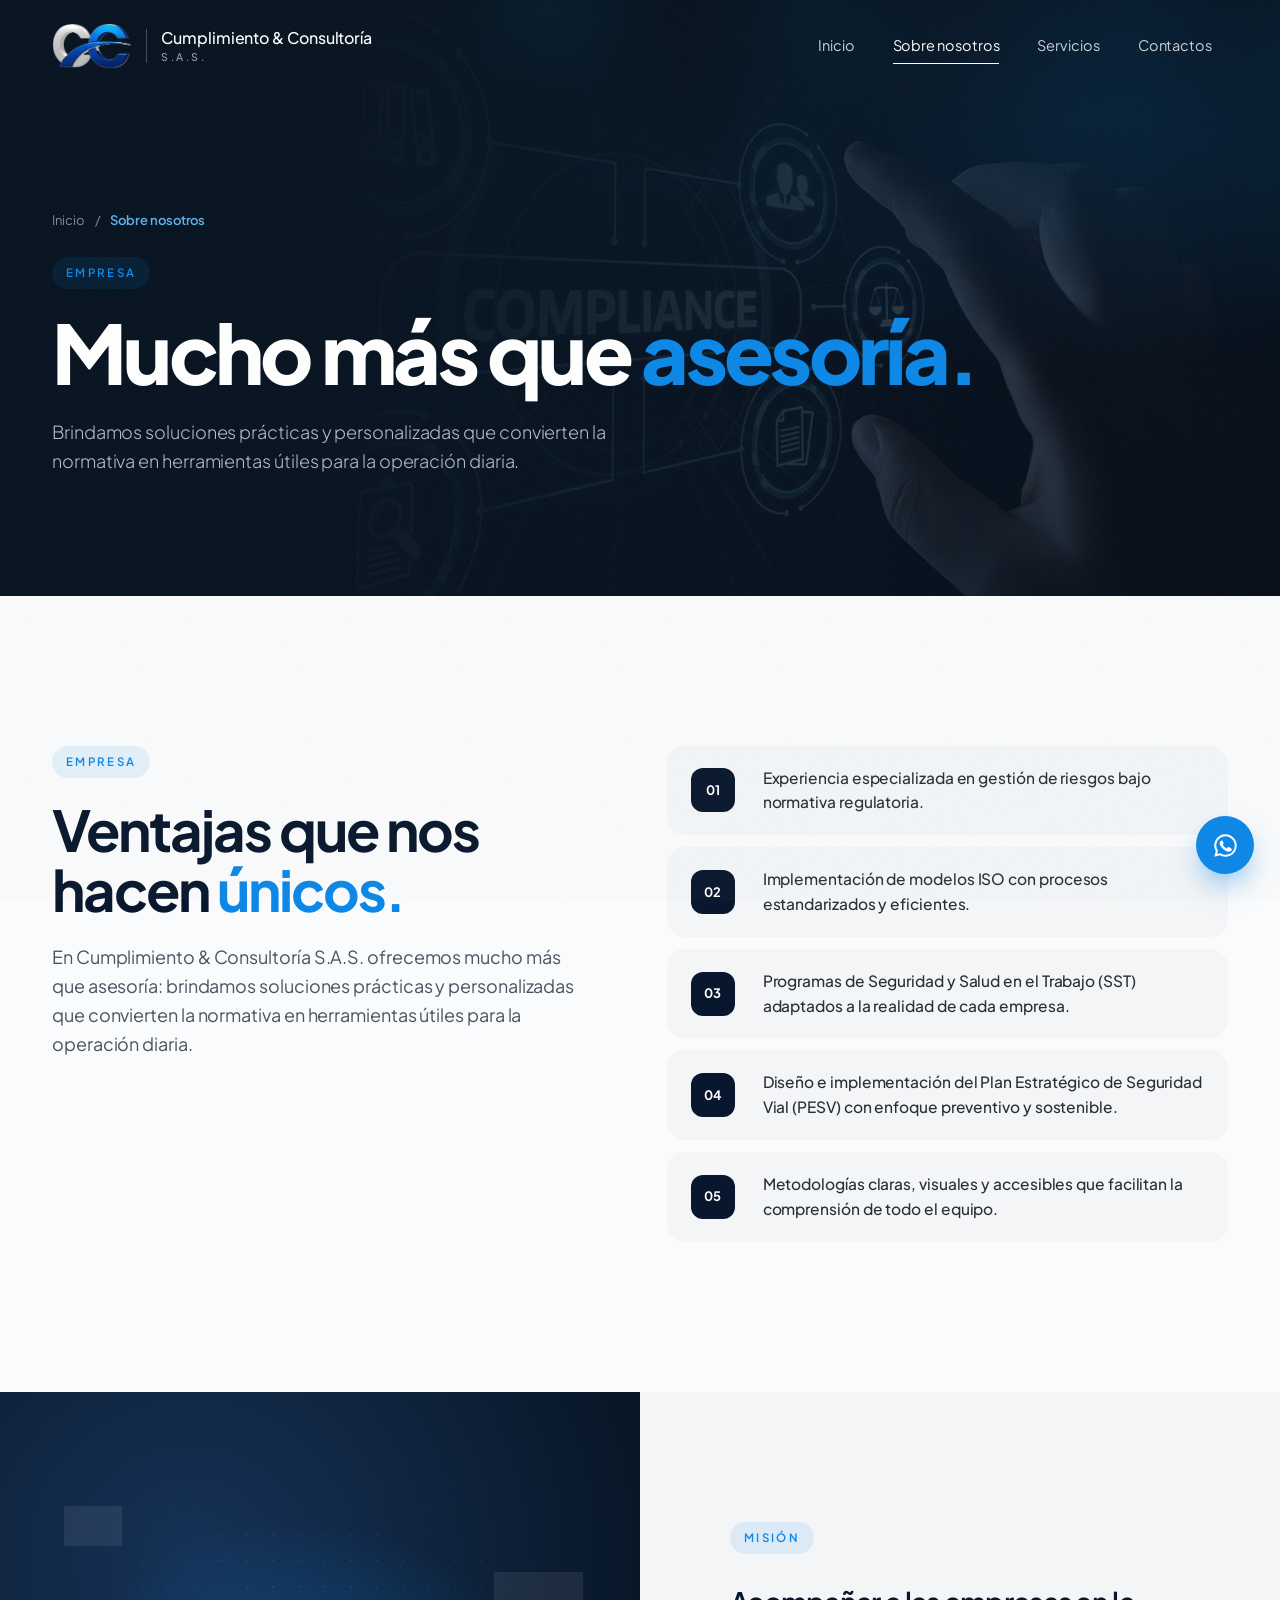
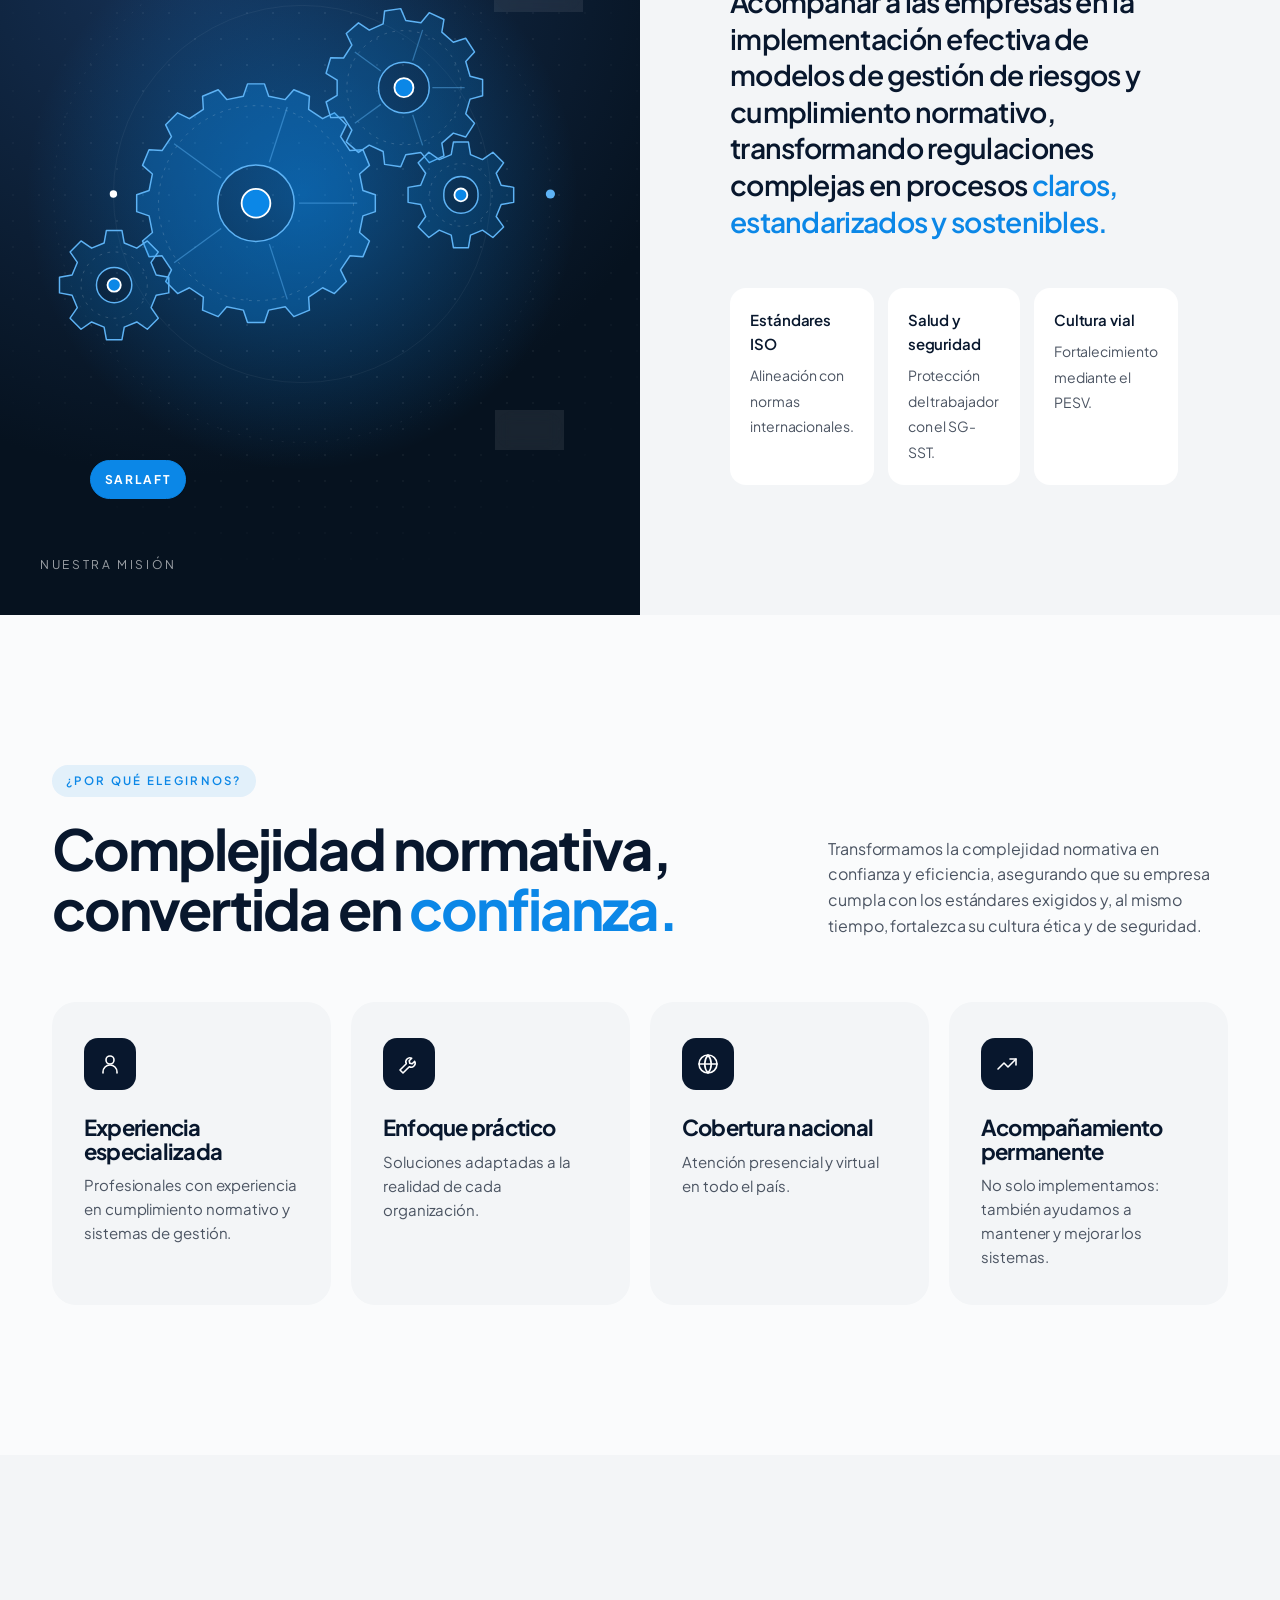
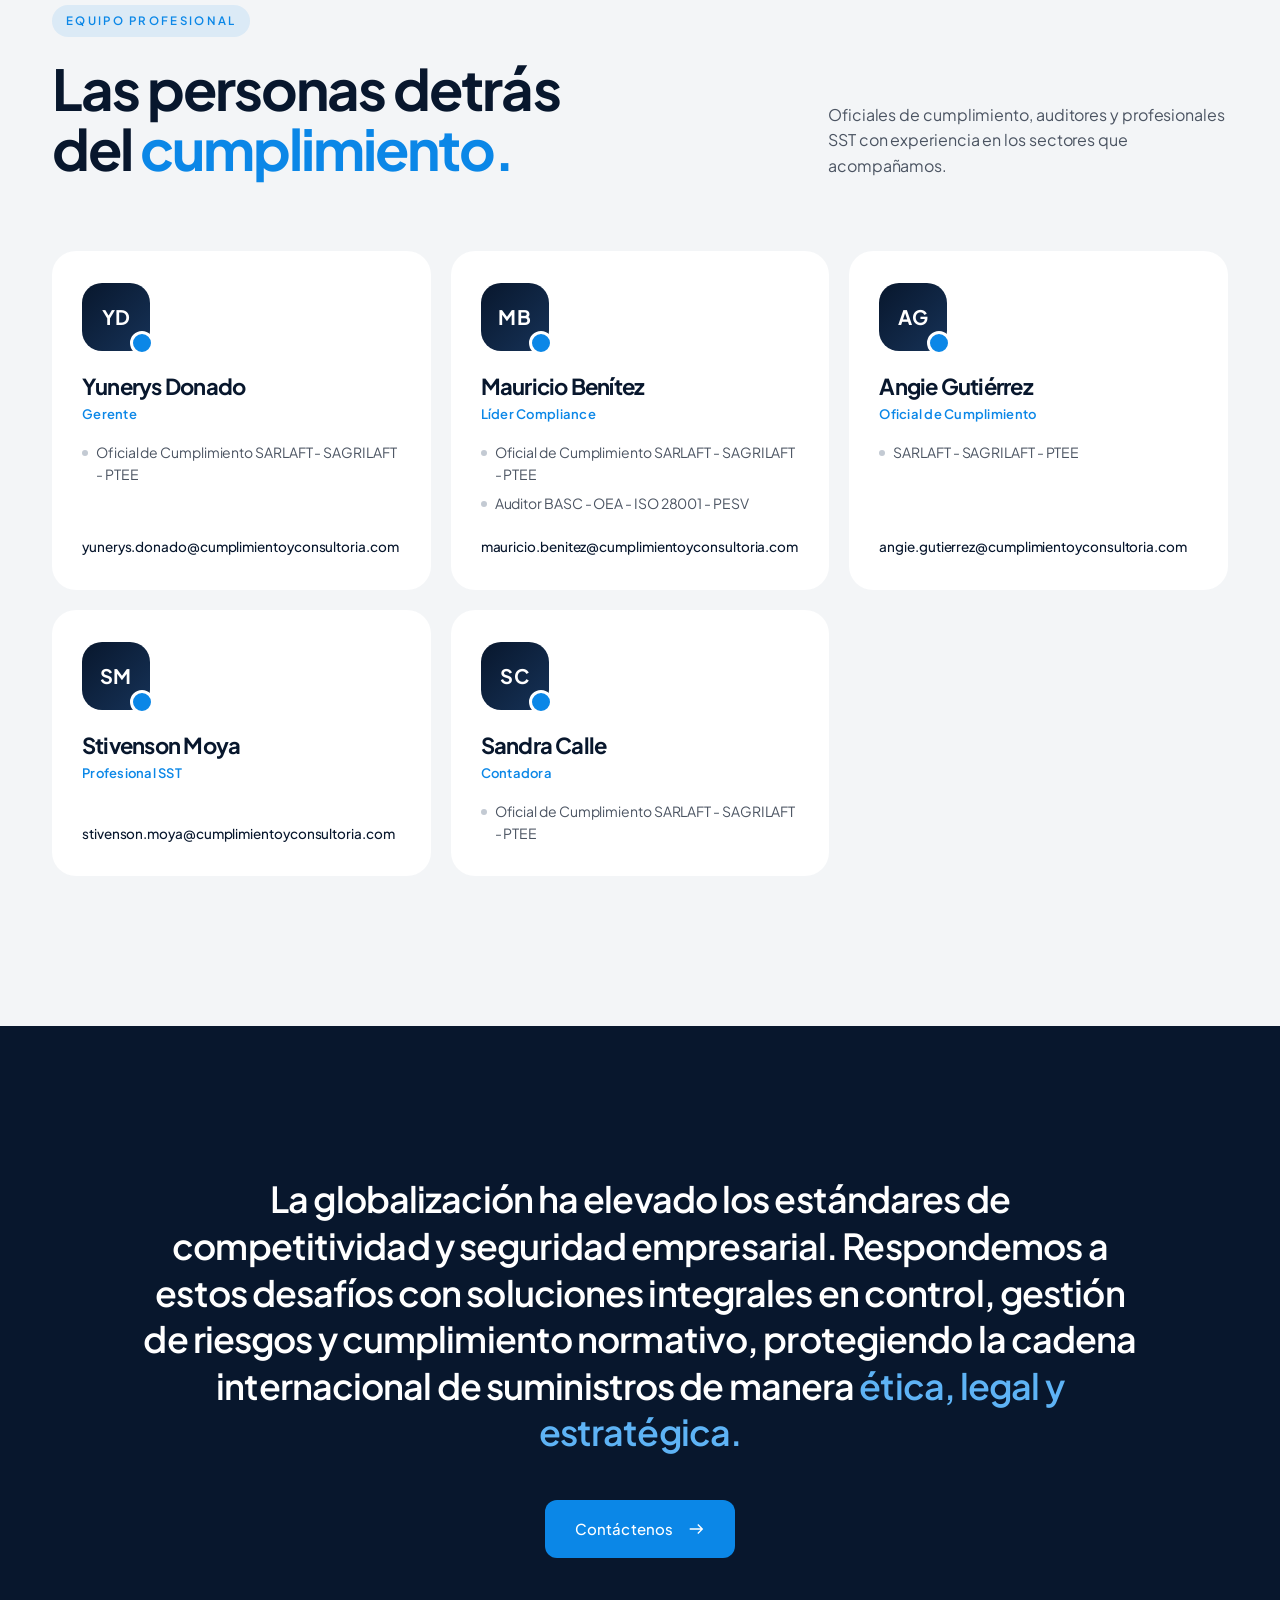
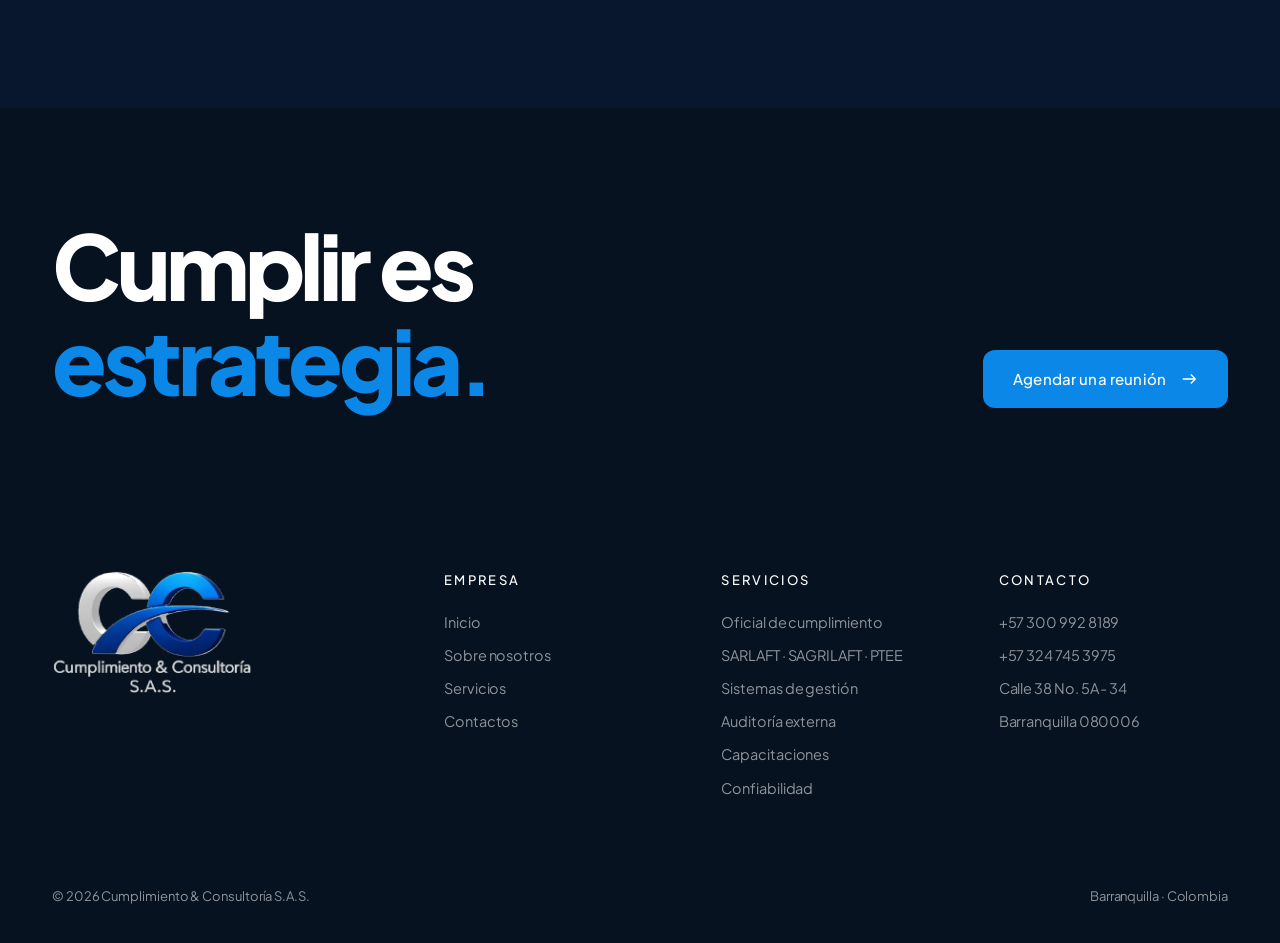
<file: sobre-nosotros.html>
<!DOCTYPE html>
<html lang="es">
<head>
<meta charset="UTF-8">
<meta name="viewport" content="width=device-width, initial-scale=1.0">
<title>Sobre nosotros | Cumplimiento & Consultoría S.A.S.</title>
<meta name="description" content="Conozca la misión y la forma de trabajo de Cumplimiento & Consultoría S.A.S., aliado estratégico en cumplimiento normativo en Barranquilla.">
<meta name="theme-color" content="#08172d">
<link rel="icon" type="image/png" href="[data-uri]">
<link rel="apple-touch-icon" href="[data-uri]">
<link rel="preconnect" href="https://fonts.googleapis.com">
<link rel="preconnect" href="https://fonts.gstatic.com" crossorigin>
<link href="https://fonts.googleapis.com/css2?family=Plus+Jakarta+Sans:wght@300;400;500;600;700;800&display=swap" rel="stylesheet">
<link rel="stylesheet" href="css/estilos.css">
</head>
<body data-page="nosotros">
<div class="grain" aria-hidden="true"></div>
<div class="progress" id="progress"></div>

<header id="header">
  <div class="wrap">
    <a href="index.html" class="brand" aria-label="Cumplimiento & Consultoría S.A.S. — Inicio">
      <img src="[data-uri]" alt="" class="light" width="80" height="46">
      <img src="[data-uri]" alt="" class="dark" width="80" height="46">
      <span class="brand-txt">Cumplimiento &amp; Consultoría<small>S.A.S.</small></span>
    </a>
    <button class="burger" id="burger" aria-label="Menú"><span></span><span></span></button>
    <nav id="nav">
      <ul>
        <li><a href="index.html" data-nav="inicio">Inicio</a></li>
        <li><a href="sobre-nosotros.html" data-nav="nosotros">Sobre nosotros</a></li>
        <li><a href="servicios.html" data-nav="servicios">Servicios</a></li>
        <li><a href="contactos.html" data-nav="contactos">Contactos</a></li>
      </ul>
    </nav>
  </div>
</header>

<main>
<div class="page-hero">
  <div class="bg" style="background-image:url(img/compliance-digital.jpg);background-position:center 30%" aria-hidden="true"></div>
  <div class="wrap">
    <div class="crumbs fade-in"><a href="index.html">Inicio</a><span>/</span><b>Sobre nosotros</b></div>
    <div class="label fade-in">Empresa</div>
    <h1><span class="ln"><span>Mucho más que <em>asesoría.</em></span></span></h1>
    <p class="fade-in">Brindamos soluciones prácticas y personalizadas que convierten la normativa en herramientas útiles para la operación diaria.</p>
  </div>
</div>

<!-- EMPRESA -->
<section>
  <div class="wrap split">
    <div>
      <div class="label rv">Empresa</div>
      <h2 class="rv" style="margin-top:22px">Ventajas que nos hacen <em>únicos.</em></h2>
      <p class="lede rv">En Cumplimiento &amp; Consultoría S.A.S. ofrecemos mucho más que asesoría: brindamos soluciones prácticas y personalizadas que convierten la normativa en herramientas útiles para la operación diaria.</p>
    </div>
    <div class="adv rv d1">
      <div><span>01</span><p>Experiencia especializada en gestión de riesgos bajo normativa regulatoria.</p></div>
      <div><span>02</span><p>Implementación de modelos ISO con procesos estandarizados y eficientes.</p></div>
      <div><span>03</span><p>Programas de Seguridad y Salud en el Trabajo (SST) adaptados a la realidad de cada empresa.</p></div>
      <div><span>04</span><p>Diseño e implementación del Plan Estratégico de Seguridad Vial (PESV) con enfoque preventivo y sostenible.</p></div>
      <div><span>05</span><p>Metodologías claras, visuales y accesibles que facilitan la comprensión de todo el equipo.</p></div>
    </div>
  </div>
</section>

<!-- MISIÓN -->
<section class="mission">
  <div class="grid">
    <div class="gears rv" id="misImg" aria-hidden="true">
      <svg viewBox="0 0 640 620" preserveAspectRatio="xMidYMid meet">
        <defs><radialGradient id="gglow" cx="50%" cy="50%" r="50%"><stop offset="0" stop-color="#0b87e7" stop-opacity=".45"/><stop offset="1" stop-color="#0b87e7" stop-opacity="0"/></radialGradient></defs>
        <circle cx="300" cy="300" r="300" fill="url(#gglow)"/>
        <g class="orbit"><circle cx="300" cy="300" r="270" fill="none" stroke="rgba(255,255,255,.08)" stroke-dasharray="2 10"/><circle cx="570" cy="300" r="5" fill="#5eb3f5"/></g>
        <g class="orbit rev"><circle cx="300" cy="300" r="205" fill="none" stroke="rgba(255,255,255,.06)"/><circle cx="95" cy="300" r="4" fill="#fff"/></g>
        <g class="gear cw" style="animation-duration:36.0s">
      <path d="M366.2,296.2 L379.7,300.8 L379.7,319.2 L366.2,323.8 L362.6,341.8 L373.3,351.1 L366.3,368.1 L352.1,367.2 L341.9,382.4 L348.2,395.2 L335.2,408.2 L322.4,401.9 L307.2,412.1 L308.1,426.3 L291.1,433.3 L281.8,422.6 L263.8,426.2 L259.2,439.7 L240.8,439.7 L236.2,426.2 L218.2,422.6 L208.9,433.3 L191.9,426.3 L192.8,412.1 L177.6,401.9 L164.8,408.2 L151.8,395.2 L158.1,382.4 L147.9,367.2 L133.7,368.1 L126.7,351.1 L137.4,341.8 L133.8,323.8 L120.3,319.2 L120.3,300.8 L133.8,296.2 L137.4,278.2 L126.7,268.9 L133.7,251.9 L147.9,252.8 L158.1,237.6 L151.8,224.8 L164.8,211.8 L177.6,218.1 L192.8,207.9 L191.9,193.7 L208.9,186.7 L218.2,197.4 L236.2,193.8 L240.8,180.3 L259.2,180.3 L263.8,193.8 L281.8,197.4 L291.1,186.7 L308.1,193.7 L307.2,207.9 L322.4,218.1 L335.2,211.8 L348.2,224.8 L341.9,237.6 L352.1,252.8 L366.3,251.9 L373.3,268.9 L362.6,278.2Z M291.6,310.0 A41.6,41.6 0 1 0 208.4,310.0 A41.6,41.6 0 1 0 291.6,310.0Z" fill-rule="evenodd"/>
      <circle cx="250.0" cy="310.0" r="106.0" class="ring"/><g class="spk"><line x1="296.8" y1="310.0" x2="360.0" y2="310.0"/><line x1="264.5" y1="354.5" x2="284.0" y2="414.6"/><line x1="212.1" y1="337.5" x2="161.0" y2="374.7"/><line x1="212.1" y1="282.5" x2="161.0" y2="245.3"/><line x1="264.5" y1="265.5" x2="284.0" y2="205.4"/></g>
      <circle cx="250.0" cy="310.0" r="15.6" class="hub"/>
    </g><g class="gear ccw" style="animation-duration:24.8s">
      <path d="M482.7,172.0 L496.3,175.6 L496.3,193.2 L482.7,196.9 L478.0,212.8 L487.5,223.2 L477.9,238.1 L464.5,233.8 L452.0,244.7 L454.3,258.6 L438.3,265.9 L429.3,255.0 L412.8,257.4 L407.3,270.3 L389.8,267.8 L388.2,253.8 L373.1,246.9 L361.4,254.8 L348.1,243.3 L354.2,230.6 L345.2,216.6 L331.2,217.0 L326.2,200.0 L338.2,192.7 L338.2,176.1 L326.2,168.8 L331.2,151.8 L345.2,152.2 L354.2,138.2 L348.1,125.5 L361.4,114.0 L373.1,121.9 L388.2,115.0 L389.8,101.0 L407.3,98.5 L412.8,111.4 L429.3,113.8 L438.3,102.9 L454.3,110.3 L452.0,124.1 L464.5,135.0 L477.9,130.7 L487.5,145.6 L478.0,156.0Z M438.3,184.4 A27.5,27.5 0 1 0 383.2,184.4 A27.5,27.5 0 1 0 438.3,184.4Z" fill-rule="evenodd"/>
      <circle cx="410.8" cy="184.4" r="62.0" class="ring"/><g class="spk"><line x1="441.7" y1="184.4" x2="476.8" y2="184.4"/><line x1="420.3" y1="213.8" x2="431.1" y2="247.2"/><line x1="385.7" y1="202.6" x2="357.4" y2="223.2"/><line x1="385.7" y1="166.2" x2="357.4" y2="145.6"/><line x1="420.3" y1="155.0" x2="431.1" y2="121.6"/></g>
      <circle cx="410.8" cy="184.4" r="10.3" class="hub"/>
    </g><g class="gear cw" style="animation-duration:18.0s">
      <path d="M516.5,290.4 L530.1,292.8 L530.1,309.1 L516.5,311.5 L511.1,324.5 L519.1,335.8 L507.5,347.3 L496.2,339.3 L483.2,344.7 L480.9,358.4 L464.6,358.4 L462.2,344.7 L449.2,339.3 L437.9,347.3 L426.3,335.8 L434.4,324.5 L429.0,311.5 L415.3,309.1 L415.3,292.8 L429.0,290.4 L434.4,277.4 L426.3,266.1 L437.9,254.6 L449.2,262.6 L462.2,257.2 L464.6,243.5 L480.9,243.5 L483.2,257.2 L496.2,262.6 L507.5,254.6 L519.1,266.1 L511.1,277.4Z M491.3,301.0 A18.6,18.6 0 1 0 454.2,301.0 A18.6,18.6 0 1 0 491.3,301.0Z" fill-rule="evenodd"/>
      <circle cx="472.7" cy="301.0" r="34.0" class="ring"/>
      <circle cx="472.7" cy="301.0" r="7.0" class="hub"/>
    </g><g class="gear ccw" style="animation-duration:18.0s">
      <path d="M141.5,388.0 L155.2,390.5 L155.2,407.5 L141.5,410.0 L135.9,423.6 L143.8,435.0 L131.9,447.0 L120.4,439.1 L106.8,444.7 L104.3,458.4 L87.4,458.4 L84.9,444.7 L71.3,439.1 L59.8,447.0 L47.9,435.0 L55.8,423.6 L50.1,410.0 L36.4,407.5 L36.4,390.5 L50.1,388.0 L55.8,374.4 L47.9,363.0 L59.8,351.0 L71.3,358.9 L84.9,353.3 L87.4,339.6 L104.3,339.6 L106.8,353.3 L120.4,358.9 L131.9,351.0 L143.8,363.0 L135.9,374.4Z M115.0,399.0 A19.2,19.2 0 1 0 76.6,399.0 A19.2,19.2 0 1 0 115.0,399.0Z" fill-rule="evenodd"/>
      <circle cx="95.8" cy="399.0" r="36.0" class="ring"/>
      <circle cx="95.8" cy="399.0" r="7.2" class="hub"/>
    </g>
      </svg>
      <span class="gtag t1">ISO</span><span class="gtag t2">SG-SST</span><span class="gtag t3">PESV</span><span class="gtag t4">SARLAFT</span>
      <span class="tag">Nuestra misión</span>
    </div>
    <div class="txt">
      <div class="label rv">Misión</div>
      <blockquote class="rv d1">Acompañar a las empresas en la implementación efectiva de modelos de gestión de riesgos y cumplimiento normativo, transformando regulaciones complejas en procesos <em style="color:var(--blue)">claros, estandarizados y sostenibles.</em></blockquote>
      <div class="pillars rv d2">
        <div><b>Estándares ISO</b><span>Alineación con normas internacionales.</span></div>
        <div><b>Salud y seguridad</b><span>Protección del trabajador con el SG-SST.</span></div>
        <div><b>Cultura vial</b><span>Fortalecimiento mediante el PESV.</span></div>
      </div>
    </div>
  </div>
</section>

<!-- POR QUÉ ELEGIRNOS -->
<section>
  <div class="wrap">
    <div class="sec-top" style="margin-bottom:0">
      <div class="rv"><div class="label">¿Por qué elegirnos?</div><h2 style="margin-top:22px">Complejidad normativa,<br>convertida en <em>confianza.</em></h2></div>
      <p class="rv d1">Transformamos la complejidad normativa en confianza y eficiencia, asegurando que su empresa cumpla con los estándares exigidos y, al mismo tiempo, fortalezca su cultura ética y de seguridad.</p>
    </div>
    <div class="values v4">
      <div class="value rv"><div class="ic"><svg viewBox="0 0 24 24" fill="none" stroke-width="1.6" stroke-linecap="round" stroke-linejoin="round"><circle cx="12" cy="8" r="4"/><path d="M5 21v-1a7 7 0 0 1 14 0v1"/></svg></div><h3>Experiencia especializada</h3><p>Profesionales con experiencia en cumplimiento normativo y sistemas de gestión.</p></div>
      <div class="value rv d1"><div class="ic"><svg viewBox="0 0 24 24" fill="none" stroke-width="1.6" stroke-linecap="round" stroke-linejoin="round"><path d="M14.7 6.3a4 4 0 0 0-5.4 5.4L3 18l3 3 6.3-6.3a4 4 0 0 0 5.4-5.4l-2.5 2.5-2.4-.6-.6-2.4z"/></svg></div><h3>Enfoque práctico</h3><p>Soluciones adaptadas a la realidad de cada organización.</p></div>
      <div class="value rv d2"><div class="ic"><svg viewBox="0 0 24 24" fill="none" stroke-width="1.6" stroke-linecap="round" stroke-linejoin="round"><circle cx="12" cy="12" r="9"/><path d="M3 12h18M12 3a14 14 0 0 1 0 18M12 3a14 14 0 0 0 0 18"/></svg></div><h3>Cobertura nacional</h3><p>Atención presencial y virtual en todo el país.</p></div>
      <div class="value rv d3"><div class="ic"><svg viewBox="0 0 24 24" fill="none" stroke-width="1.6" stroke-linecap="round" stroke-linejoin="round"><path d="M3 17l6-6 4 4 8-8"/><path d="M15 7h6v6"/></svg></div><h3>Acompañamiento permanente</h3><p>No solo implementamos: también ayudamos a mantener y mejorar los sistemas.</p></div>
    </div>
  </div>
</section>

<!-- EQUIPO -->
<section class="team-sec">
  <div class="wrap">
    <div class="sec-top">
      <div class="rv"><div class="label">Equipo profesional</div><h2 style="margin-top:22px">Las personas detrás<br>del <em>cumplimiento.</em></h2></div>
      <p class="rv d1">Oficiales de cumplimiento, auditores y profesionales SST con experiencia en los sectores que acompañamos.</p>
    </div>
    <div class="team">
<article class="member rv d0"><div class="av">YD</div><h3>Yunerys Donado</h3><span class="role">Gerente</span><ul class="creds"><li>Oficial de Cumplimiento SARLAFT - SAGRILAFT - PTEE</li></ul><a class="mail" href="mailto:Yunerys.Donado@cumplimientoyconsultoria.com">yunerys.donado@cumplimientoyconsultoria.com</a></article>
<article class="member rv d1"><div class="av">MB</div><h3>Mauricio Benítez</h3><span class="role">Líder Compliance</span><ul class="creds"><li>Oficial de Cumplimiento SARLAFT - SAGRILAFT - PTEE</li><li>Auditor BASC - OEA - ISO 28001 - PESV</li></ul><a class="mail" href="mailto:mauricio.benitez@cumplimientoyconsultoria.com">mauricio.benitez@cumplimientoyconsultoria.com</a></article>
<article class="member rv d2"><div class="av">AG</div><h3>Angie Gutiérrez</h3><span class="role">Oficial de Cumplimiento</span><ul class="creds"><li>SARLAFT - SAGRILAFT - PTEE</li></ul><a class="mail" href="mailto:Angie.Gutierrez@cumplimientoyconsultoria.com">angie.gutierrez@cumplimientoyconsultoria.com</a></article>
<article class="member rv d0"><div class="av">SM</div><h3>Stivenson Moya</h3><span class="role">Profesional SST</span><a class="mail" href="mailto:stivenson.moya@cumplimientoyconsultoria.com">stivenson.moya@cumplimientoyconsultoria.com</a></article>
<article class="member rv d1"><div class="av">SC</div><h3>Sandra Calle</h3><span class="role">Contadora</span><ul class="creds"><li>Oficial de Cumplimiento SARLAFT - SAGRILAFT - PTEE</li></ul></article>
    </div>
  </div>
</section>

<!-- DECLARACIÓN -->
<section class="statement">
  <div class="wrap">
    <p class="rv">La globalización ha elevado los estándares de competitividad y seguridad empresarial. Respondemos a estos desafíos con soluciones integrales en control, gestión de riesgos y cumplimiento normativo, protegiendo la cadena internacional de suministros de manera <em>ética, legal y estratégica.</em></p>
    <div class="rv d1"><a href="contactos.html" class="btn btn-blue">Contáctenos <svg class="arr" viewBox="0 0 20 20" fill="none" stroke="currentColor" stroke-width="1.5"><path d="M3 10h14M12 5l5 5-5 5"/></svg></a></div>
  </div>
</section>
</main>

<footer>
  <div class="foot-cta">
    <div class="wrap">
      <h2 class="rv">Cumplir es<br><em>estrategia.</em></h2>
      <a href="contactos.html" class="btn btn-blue rv d1">Agendar una reunión <svg class="arr" viewBox="0 0 20 20" fill="none" stroke="currentColor" stroke-width="1.5"><path d="M3 10h14M12 5l5 5-5 5"/></svg></a>
    </div>
  </div>
  <div class="foot-main">
    <div class="wrap">
      <div class="foot-grid">
        <div><img src="[data-uri]" alt="Cumplimiento & Consultoría S.A.S." class="foot-logo" width="200" height="124" loading="lazy"></div>
        <div><h4>Empresa</h4><ul><li><a href="index.html">Inicio</a></li><li><a href="sobre-nosotros.html">Sobre nosotros</a></li><li><a href="servicios.html">Servicios</a></li><li><a href="contactos.html">Contactos</a></li></ul></div>
        <div><h4>Servicios</h4><ul><li><a href="servicios.html#oficial">Oficial de cumplimiento</a></li><li><a href="servicios.html#sarlaft">SARLAFT · SAGRILAFT · PTEE</a></li><li><a href="servicios.html#normas">Sistemas de gestión</a></li><li><a href="servicios.html#auditoria">Auditoría externa</a></li><li><a href="servicios.html#capacitaciones">Capacitaciones</a></li><li><a href="servicios.html#confiabilidad">Confiabilidad</a></li></ul></div>
        <div><h4>Contacto</h4><ul><li><a href="tel:+573009928189">+57 300 992 8189</a></li><li><a href="tel:+573247453975">+57 324 745 3975</a></li><li>Calle 38 No. 5A - 34</li><li>Barranquilla 080006</li></ul></div>
      </div>
      <div class="foot-bottom"><span>© <span id="year"></span> Cumplimiento &amp; Consultoría S.A.S.</span><span>Barranquilla · Colombia</span></div>
    </div>
  </div>
</footer>
<a class="wa" href="https://wa.me/573009928189" target="_blank" rel="noopener" aria-label="WhatsApp">
  <svg viewBox="0 0 24 24"><path d="M12 2a10 10 0 0 0-8.6 15.1L2 22l5-1.3A10 10 0 1 0 12 2zm0 18.2a8.2 8.2 0 0 1-4.2-1.2l-.3-.2-3 .8.8-2.9-.2-.3A8.2 8.2 0 1 1 12 20.2zm4.5-6.1c-.2-.1-1.5-.7-1.7-.8-.2-.1-.4-.1-.6.1l-.8 1c-.1.2-.3.2-.5.1a6.7 6.7 0 0 1-3.3-2.9c-.3-.4.3-.4.7-1.4.1-.2 0-.3 0-.4l-.8-1.8c-.2-.5-.4-.4-.6-.4h-.5a1 1 0 0 0-.7.3 3 3 0 0 0-.9 2.2 5.2 5.2 0 0 0 1.1 2.7 11.8 11.8 0 0 0 4.5 4c1.7.7 2.4.8 3.2.6.5-.1 1.5-.6 1.8-1.2.2-.6.2-1.1.1-1.2l-.5-.3z"/></svg>
</a>


<script src="js/main.js"></script>
</body>
</html>
</file>
<file: css/estilos.css>
:root{
  --ink:#06121f;
  --navy:#08172d;
  --navy-2:#0d2240;
  --navy-3:#163257;
  --blue:#0b87e7;          /* azul del logo */
  --blue-soft:#5eb3f5;
  --graphite:#2b2f35;      /* gris oscuro del logo */
  --g7:#4b5462;
  --g5:#808a97;
  --g3:#c3cad3;
  --g2:#e2e6eb;
  --g1:#f3f5f7;
  --paper:#fafbfc;
  --serif:"Plus Jakarta Sans","Segoe UI",Arial,sans-serif;
  --sans:"Plus Jakarta Sans","Segoe UI",Arial,sans-serif;
  --wrap:1240px;
  --ease:cubic-bezier(.2,.7,.1,1);
}
*{box-sizing:border-box;margin:0;padding:0}
html{scroll-behavior:smooth}
body{font-family:var(--sans);color:var(--graphite);background:var(--paper);line-height:1.6;font-size:16.5px;-webkit-font-smoothing:antialiased;overflow-x:hidden}
img{max-width:100%;display:block}
a{color:inherit;text-decoration:none}
.wrap{max-width:var(--wrap);margin:0 auto;padding:0 32px}
.label{display:inline-flex;align-items:center;gap:12px;font-size:12px;letter-spacing:.22em;text-transform:uppercase;font-weight:600;color:var(--blue)}
.label::before{content:"";width:28px;height:1px;background:currentColor}
h1,h2,h3{font-family:var(--serif);font-weight:400;line-height:1.02;letter-spacing:-.015em}
h2{font-size:clamp(40px,5.4vw,76px);color:var(--navy)}
h2 em,h1 em{font-style:italic;color:var(--blue)}
.grain{position:fixed;inset:0;pointer-events:none;z-index:200;opacity:.05;background-image:url("data:image/svg+xml,%3Csvg xmlns='http://www.w3.org/2000/svg' width='160' height='160'%3E%3Cfilter id='n'%3E%3CfeTurbulence type='fractalNoise' baseFrequency='.9' numOctaves='3' stitchTiles='stitch'/%3E%3C/filter%3E%3Crect width='100%25' height='100%25' filter='url(%23n)'/%3E%3C/svg%3E")}
.progress{position:fixed;top:0;left:0;height:2px;background:var(--blue);z-index:120;width:0}

/* Botones */
.btn{position:relative;display:inline-flex;align-items:center;gap:14px;padding:17px 30px;font-size:15px;font-weight:500;letter-spacing:.01em;overflow:hidden;isolation:isolate;transition:color .4s var(--ease)}
.btn::before{content:"";position:absolute;inset:0;z-index:-1;transform:translateY(101%);transition:transform .45s var(--ease)}
.btn:hover::before{transform:none}
.btn .arr{width:18px;height:18px;transition:transform .35s var(--ease)}
.btn:hover .arr{transform:translateX(4px)}
.btn-blue{background:var(--blue);color:#fff}
.btn-blue::before{background:#fff}
.btn-blue:hover{color:var(--navy)}
.btn-line{border:1px solid rgba(255,255,255,.35);color:#fff}
.btn-line::before{background:#fff}
.btn-line:hover{color:var(--navy)}
.btn-dark{background:var(--navy);color:#fff}
.btn-dark::before{background:var(--blue)}

/* Header */
header{position:fixed;top:0;left:0;right:0;z-index:100;transition:background .4s,box-shadow .4s,transform .4s var(--ease)}
header .wrap{display:flex;align-items:center;justify-content:space-between;height:92px;transition:height .4s}
header.solid{background:rgba(250,251,252,.92);backdrop-filter:blur(14px);-webkit-backdrop-filter:blur(14px);box-shadow:0 1px 0 var(--g2)}
header.solid .wrap{height:76px}
header.hide{transform:translateY(-100%)}
.brand{display:flex;align-items:center;gap:14px}
.brand img{height:46px;width:auto}
.brand .dark{display:none}
header.solid .brand .dark{display:block}
header.solid .brand .light{display:none}
.brand-txt{font-size:16px;font-weight:500;color:#fff;line-height:1.15;padding-left:14px;border-left:1px solid rgba(255,255,255,.25);transition:color .4s}
.brand-txt small{display:block;font-size:10.5px;letter-spacing:.24em;color:rgba(255,255,255,.6);margin-top:3px}
header.solid .brand-txt{color:var(--graphite);border-color:var(--g2)}
header.solid .brand-txt small{color:var(--g5)}
nav ul{display:flex;list-style:none;align-items:center;gap:6px}
nav a{display:block;font-size:14.5px;color:rgba(255,255,255,.8);padding:10px 16px;position:relative;transition:color .3s}
nav a:not(.btn)::after{content:"";position:absolute;left:16px;right:16px;bottom:4px;height:1px;background:currentColor;transform:scaleX(0);transform-origin:right;transition:transform .4s var(--ease)}
nav a:not(.btn):hover::after,nav a.active::after{transform:scaleX(1);transform-origin:left}
nav a:hover,nav a.active{color:#fff}
header.solid nav a{color:var(--g7)}
header.solid nav a:hover,header.solid nav a.active{color:var(--navy)}
nav .btn{margin-left:14px;padding:12px 22px;color:#fff}
.burger{display:none;width:44px;height:44px;background:none;border:0;cursor:pointer;position:relative;z-index:110}
.burger span{position:absolute;left:10px;right:10px;height:1.5px;background:#fff;transition:.35s var(--ease)}
.burger span:nth-child(1){top:17px}.burger span:nth-child(2){top:26px}
header.solid .burger span{background:var(--navy)}
body.menu-open .burger span{background:#fff}
body.menu-open .burger span:nth-child(1){top:21px;transform:rotate(45deg)}
body.menu-open .burger span:nth-child(2){top:21px;transform:rotate(-45deg)}

/* Hero */
.hero{position:relative;min-height:100vh;min-height:100svh;background:var(--ink);color:#fff;display:flex;flex-direction:column;overflow:hidden}
.hero-bg{position:absolute;inset:0;background:url(../img/compliance-digital.jpg) 70% center/cover no-repeat;filter:saturate(.9);opacity:.6;transform:scale(1.08);animation:drift 26s ease-in-out infinite alternate}
@keyframes drift{to{transform:scale(1.16) translate(-2%,-1%)}}
.hero::before{content:"";position:absolute;inset:0;z-index:1;background:linear-gradient(100deg,var(--ink) 18%,rgba(6,18,31,.75) 55%,rgba(8,23,45,.55) 100%),radial-gradient(70% 60% at 85% 20%,rgba(11,135,231,.35),transparent 60%)}
.hero-glow{position:absolute;z-index:1;width:620px;height:620px;border-radius:50%;background:radial-gradient(circle,rgba(11,135,231,.22),transparent 65%);pointer-events:none;transform:translate(-50%,-50%);left:70%;top:40%;transition:left 1.2s var(--ease),top 1.2s var(--ease)}
.hero .wrap{position:relative;z-index:2;flex:1;display:grid;grid-template-columns:1.45fr .85fr;gap:72px;align-items:end;padding-top:160px;padding-bottom:72px;width:100%}
.hero h1{font-size:clamp(52px,7.6vw,118px);color:#fff;margin:26px 0 32px}
.hero h1 .ln{display:block;overflow:hidden}
.hero h1 .ln span{display:inline-block;transform:translateY(105%);animation:rise 1.1s var(--ease) forwards}
.hero h1 .ln:nth-child(2) span{animation-delay:.12s}
.hero h1 .ln:nth-child(3) span{animation-delay:.24s}
@keyframes rise{to{transform:none}}
.hero .label{color:var(--blue-soft)}
.hero p.lead{font-size:19px;font-weight:300;color:rgba(255,255,255,.72);max-width:540px;margin-bottom:42px}
.fade-in{opacity:0;animation:fin 1s .6s var(--ease) forwards}
@keyframes fin{to{opacity:1}}
.hero-actions{display:flex;gap:14px;flex-wrap:wrap}
.index{border-top:1px solid rgba(255,255,255,.18)}
.index-head{display:flex;justify-content:space-between;font-size:11.5px;letter-spacing:.22em;text-transform:uppercase;color:rgba(255,255,255,.45);padding:18px 0}
.index a{display:grid;grid-template-columns:44px 1fr auto;align-items:center;padding:18px 0;border-top:1px solid rgba(255,255,255,.1);transition:padding .4s var(--ease),color .3s}
.index a span:first-child{font-family:var(--serif);font-style:italic;color:var(--blue-soft);font-size:17px}
.index a b{font-weight:500;font-size:17px}
.index a small{display:block;font-size:13.5px;color:rgba(255,255,255,.5);font-weight:300}
.index a svg{width:18px;opacity:.4;transition:opacity .3s,transform .4s var(--ease)}
.index a:hover{padding-left:10px}
.index a:hover svg{opacity:1;transform:rotate(-45deg)}

.marquee{position:relative;z-index:2;border-top:1px solid rgba(255,255,255,.1);background:rgba(6,18,31,.6);overflow:hidden;white-space:nowrap}
.marquee-track{display:inline-flex;animation:mq 38s linear infinite}
.marquee span{font-family:var(--serif);font-size:30px;color:rgba(255,255,255,.55);padding:20px 0;display:inline-flex;align-items:center}
.marquee span::after{content:"";width:7px;height:7px;background:var(--blue);transform:rotate(45deg);margin:0 38px}
.marquee span:nth-child(odd){font-style:italic;color:rgba(255,255,255,.85)}
@keyframes mq{to{transform:translateX(-50%)}}

section{padding:150px 0;position:relative}

/* Manifiesto */
.manifesto p{font-family:var(--serif);font-size:clamp(30px,3.9vw,56px);line-height:1.2;color:var(--navy);max-width:1100px}
.manifesto p .w{color:var(--g3);transition:color .5s}
.manifesto p .w.on{color:var(--navy)}
.manifesto p .w.hl.on{color:var(--blue);font-style:italic}
.manifesto .meta{display:flex;gap:64px;margin-top:72px;padding-top:32px;border-top:1px solid var(--g2);flex-wrap:wrap}
.manifesto .meta div{max-width:280px}
.manifesto .meta b{display:block;font-family:var(--serif);font-size:26px;font-weight:400;color:var(--navy)}
.manifesto .meta span{font-size:14.5px;color:var(--g5)}

/* Servicios — acordeón */
.services{background:var(--g1)}
.sec-top{display:flex;justify-content:space-between;align-items:end;gap:48px;margin-bottom:72px;flex-wrap:wrap}
.sec-top p{max-width:400px;color:var(--g7)}
.sec-top h2{margin-top:22px}
.acc{display:flex;gap:14px;height:600px}
.panel{position:relative;flex:1;overflow:hidden;background:var(--navy);color:#fff;cursor:pointer;transition:flex 0.8s var(--ease);min-width:0}
.panel.open{flex:3.2}
.panel .ph{position:absolute;inset:0;background-size:cover;background-position:center;filter:grayscale(.85) contrast(1.1);opacity:.35;transform:scale(1.06);transition:opacity .8s,transform 1.4s var(--ease),filter .8s}
.panel.open .ph{opacity:.38;transform:scale(1);filter:grayscale(.2) contrast(1.05)}
.panel::after{content:"";position:absolute;inset:0;background:linear-gradient(180deg,rgba(8,23,45,.2) 0%,rgba(8,23,45,.7) 40%,rgba(6,18,31,.98) 100%)}
.panel-in{position:absolute;inset:0;z-index:2;padding:38px;display:flex;flex-direction:column}
.panel .no{font-family:var(--serif);font-size:20px;font-style:italic;color:var(--blue-soft)}
.panel .vt{position:absolute;left:38px;bottom:38px;font-family:var(--serif);font-size:30px;writing-mode:vertical-rl;transform:rotate(180deg);white-space:nowrap;transition:opacity .4s}
.panel.open .vt{opacity:0}
.panel .body{margin-top:auto;max-width:560px;opacity:0;transform:translateY(24px);transition:opacity .5s,transform .7s var(--ease);pointer-events:none}
.panel.open .body{opacity:1;transform:none;transition-delay:.35s;pointer-events:auto}
.panel h3{font-size:clamp(34px,3.4vw,50px);margin-bottom:18px}
.panel p{color:rgba(255,255,255,.75);font-weight:300;margin-bottom:26px}
.chips{display:flex;flex-wrap:wrap;gap:8px;margin-bottom:28px}
.chips span{font-size:12.5px;letter-spacing:.06em;padding:7px 14px;border:1px solid rgba(255,255,255,.28);color:#fff}
.panel .go{display:inline-flex;align-items:center;gap:10px;font-size:14.5px;color:#fff;border-bottom:1px solid var(--blue);padding-bottom:4px}

/* Normas */
.norms{background:var(--navy);color:#fff;overflow:hidden}
.norms::before{content:"ISO";position:absolute;right:-40px;top:40px;font-family:var(--serif);font-size:420px;line-height:.8;color:rgba(255,255,255,.025);pointer-events:none}
.norms .wrap{display:grid;grid-template-columns:.9fr 1.3fr;gap:96px;align-items:start}
.norms .stick{position:sticky;top:140px}
.norms h2{color:#fff;margin:22px 0 28px}
.norms .stick p{color:rgba(255,255,255,.6);font-weight:300;max-width:380px}
.nlist a{display:grid;grid-template-columns:200px 1fr 28px;align-items:center;gap:24px;padding:30px 0;border-top:1px solid rgba(255,255,255,.12);position:relative}
.nlist a:last-child{border-bottom:1px solid rgba(255,255,255,.12)}
.nlist a::before{content:"";position:absolute;left:0;top:-1px;height:1px;width:0;background:var(--blue);transition:width .7s var(--ease)}
.nlist a:hover::before{width:100%}
.nlist .code{font-family:var(--serif);font-size:44px;line-height:1;transition:color .3s,transform .5s var(--ease)}
.nlist a:hover .code{color:var(--blue-soft);transform:translateX(8px)}
.nlist b{display:block;font-weight:500;font-size:17px}
.nlist small{font-size:14px;color:rgba(255,255,255,.5);font-weight:300}
.nlist svg{width:20px;opacity:.3;transition:.4s var(--ease)}
.nlist a:hover svg{opacity:1;transform:rotate(-45deg)}

/* Método */
.steps{display:grid;grid-template-columns:repeat(4,1fr);position:relative;margin-top:84px}
.steps .rail{position:absolute;top:30px;left:0;right:0;height:1px;background:var(--g2)}
.steps .rail i{display:block;height:100%;width:0;background:var(--blue);transition:width 2.2s var(--ease)}
.steps.in .rail i{width:100%}
.step{padding-right:36px;position:relative}
.step .dot{width:60px;height:60px;border-radius:50%;background:var(--paper);border:1px solid var(--g3);display:grid;place-items:center;font-family:var(--serif);font-style:italic;font-size:22px;color:var(--navy);position:relative;z-index:1;margin-bottom:34px;transition:background .5s,border-color .5s,color .5s}
.steps.in .step .dot{background:var(--navy);border-color:var(--navy);color:#fff}
.steps.in .step:nth-child(3) .dot{transition-delay:.5s}
.steps.in .step:nth-child(4) .dot{transition-delay:1s}
.steps.in .step:nth-child(5) .dot{transition-delay:1.5s}
.step h3{font-size:32px;color:var(--navy);margin-bottom:12px}
.step p{color:var(--g7);font-size:15.5px}

/* Misión */
.mission{background:var(--g1);padding:0}
.mission .grid{display:grid;grid-template-columns:1fr 1fr;min-height:760px}
.mission .img{position:relative;overflow:hidden;background:var(--navy)}
.mission .img img{width:100%;height:100%;object-fit:cover;filter:grayscale(.3) contrast(1.05);transform:scale(1.1);transition:transform 1.6s var(--ease)}
.mission .img.in img{transform:scale(1)}
.mission .img::after{content:"";position:absolute;inset:0;background:linear-gradient(0deg,rgba(8,23,45,.6),transparent 50%),linear-gradient(90deg,transparent 70%,rgba(243,245,247,.0))}
.mission .img .tag{position:absolute;left:40px;bottom:40px;z-index:2;color:#fff;font-size:12px;letter-spacing:.22em;text-transform:uppercase}
.mission .txt{padding:130px 8vw 130px 90px;display:flex;flex-direction:column;justify-content:center}
.mission blockquote{font-family:var(--serif);font-size:clamp(28px,2.7vw,40px);line-height:1.22;color:var(--navy);margin:30px 0 48px}
.pillars{display:grid;grid-template-columns:repeat(3,1fr);border-top:1px solid var(--g3)}
.pillars div{padding:24px 20px 0 0}
.pillars b{display:block;font-weight:600;font-size:15px;color:var(--navy);margin-bottom:6px}
.pillars span{font-size:14px;color:var(--g7)}

/* Testimonios */
.testi-wrap{display:grid;grid-template-columns:.8fr 1.4fr;gap:96px;align-items:center;margin-top:80px}
.clients{display:flex;flex-direction:column;gap:12px}
.client{display:flex;align-items:center;gap:20px;padding:18px 22px;border:1px solid var(--g2);background:#fff;cursor:pointer;transition:border-color .3s,box-shadow .4s,transform .4s var(--ease);text-align:left;font:inherit}
.client:hover{transform:translateX(6px)}
.client.on{border-color:var(--navy);box-shadow:0 20px 40px -24px rgba(8,23,45,.35)}
.client .lg{width:64px;height:64px;flex-shrink:0;display:grid;place-items:center;border-radius:50%;overflow:hidden;background:#fff;border:1px solid var(--g2)}
.client .lg img{width:100%;height:100%;object-fit:contain}
.client .lg.wide{border-radius:12px;width:96px}
.client b{display:block;font-weight:600;color:var(--navy);font-size:15.5px}
.client span{font-size:13.5px;color:var(--g5)}
.quote{position:relative;min-height:300px}
.quote .mark{font-family:var(--serif);font-size:200px;line-height:.6;color:var(--blue);opacity:.15;position:absolute;top:10px;left:-20px}
.quote blockquote{position:absolute;inset:0;padding-top:70px;opacity:0;transform:translateY(16px);transition:opacity .6s,transform .7s var(--ease);pointer-events:none}
.quote blockquote.on{opacity:1;transform:none;position:relative;pointer-events:auto}
.quote p{font-family:var(--serif);font-size:clamp(32px,3.4vw,50px);line-height:1.15;color:var(--navy)}
.quote cite{display:block;margin-top:34px;font-style:normal;font-size:15px;color:var(--g7)}
.quote cite b{color:var(--navy);font-weight:600}

/* Recurso */
.resource{background:var(--ink);color:#fff;overflow:hidden}
.resource .wrap{display:grid;grid-template-columns:1fr 1.25fr;gap:84px;align-items:center}
.resource h2{color:#fff;margin:22px 0 26px}
.resource p{color:rgba(255,255,255,.65);font-weight:300;margin-bottom:38px;max-width:440px}
.video{position:relative;aspect-ratio:16/10;overflow:hidden;background:var(--navy-2)}
.video iframe{position:absolute;inset:0;width:100%;height:100%;border:0}
.video .poster{position:absolute;inset:0;display:block}
.video .poster img{width:100%;height:100%;object-fit:cover;opacity:.55;transition:transform 1.2s var(--ease),opacity .5s}
.video .poster:hover img{transform:scale(1.05);opacity:.7}
.video .poster::after{content:"";position:absolute;inset:0;background:linear-gradient(0deg,rgba(6,18,31,.9),transparent 60%)}
.play{position:absolute;top:50%;left:50%;transform:translate(-50%,-50%);z-index:2;width:104px;height:104px;border-radius:50%;display:grid;place-items:center;background:rgba(255,255,255,.08);backdrop-filter:blur(6px);border:1px solid rgba(255,255,255,.35)}
.play::before{content:"";position:absolute;inset:-14px;border-radius:50%;border:1px solid rgba(94,179,245,.4);animation:pulse 2.6s infinite}
@keyframes pulse{0%{transform:scale(.85);opacity:1}100%{transform:scale(1.35);opacity:0}}
.video .cap{position:absolute;left:32px;bottom:28px;z-index:2}
.video .cap small{font-size:12px;letter-spacing:.2em;text-transform:uppercase;color:var(--blue-soft)}
.video .cap div{font-family:var(--serif);font-size:30px}

/* Contacto */
.contact{background:var(--paper)}
.contact .wrap{display:grid;grid-template-columns:1fr 1.1fr;gap:100px}
.contact h2{margin:22px 0 28px}
.contact .intro{color:var(--g7);max-width:420px;margin-bottom:56px}
.cline{display:block;padding:24px 0;border-top:1px solid var(--g2);transition:padding .4s var(--ease)}
.cline:last-child{border-bottom:1px solid var(--g2)}
.cline small{display:block;font-size:11.5px;letter-spacing:.22em;text-transform:uppercase;color:var(--g5);margin-bottom:6px}
.cline div{font-family:var(--serif);font-size:28px;color:var(--navy);line-height:1.25}
a.cline:hover{padding-left:10px}
a.cline:hover div{color:var(--blue)}
form{background:var(--navy);color:#fff;padding:60px 56px;position:relative;overflow:hidden}
form::before{content:"";position:absolute;width:420px;height:420px;right:-160px;top:-160px;border-radius:50%;background:radial-gradient(circle,rgba(11,135,231,.35),transparent 65%)}
form h3{font-size:40px;margin-bottom:8px;position:relative}
form > p{color:rgba(255,255,255,.55);font-size:14.5px;margin-bottom:36px;position:relative}
.row{display:grid;grid-template-columns:1fr 1fr;gap:28px}
.f{position:relative;margin-bottom:30px}
.f input,.f select,.f textarea{width:100%;font:inherit;font-size:16px;color:#fff;background:transparent;border:0;border-bottom:1px solid rgba(255,255,255,.25);padding:22px 0 10px;outline:none;border-radius:0;transition:border-color .3s}
.f select{appearance:none;-webkit-appearance:none;cursor:pointer}
.f select option{color:var(--navy)}
.f textarea{resize:none;height:96px}
.f label{position:absolute;left:0;top:22px;font-size:15px;color:rgba(255,255,255,.5);pointer-events:none;transition:.3s var(--ease)}
.f input:focus,.f textarea:focus,.f select:focus{border-color:var(--blue-soft)}
.f input:focus+label,.f input:not(:placeholder-shown)+label,.f textarea:focus+label,.f textarea:not(:placeholder-shown)+label,.f.sel label{top:0;font-size:11.5px;letter-spacing:.16em;text-transform:uppercase;color:var(--blue-soft)}
form .btn{width:100%;justify-content:space-between;cursor:pointer;border:0;font:inherit;font-weight:500}
.note{font-size:12.5px;color:rgba(255,255,255,.4);margin-top:18px;position:relative}

/* Footer */
footer{background:var(--ink);color:rgba(255,255,255,.55);font-size:14.5px;overflow:hidden}
.foot-cta{padding:110px 0 90px;border-bottom:1px solid rgba(255,255,255,.08)}
.foot-cta .wrap{display:flex;justify-content:space-between;align-items:end;gap:40px;flex-wrap:wrap}
.foot-cta h2{color:#fff;font-size:clamp(46px,7vw,104px)}
.foot-main{padding:72px 0 36px}
.foot-grid{display:grid;grid-template-columns:1.5fr 1fr 1fr 1fr;gap:48px;padding-bottom:64px}
.foot-logo{width:200px;height:auto}
footer h4{color:#fff;font-weight:500;font-size:13px;letter-spacing:.18em;text-transform:uppercase;margin-bottom:20px}
footer ul{list-style:none}
footer li{margin-bottom:10px}
footer a:hover{color:#fff}
.foot-bottom{display:flex;justify-content:space-between;gap:16px;flex-wrap:wrap;padding-top:28px;border-top:1px solid rgba(255,255,255,.08);font-size:13px}

.wa{position:fixed;right:26px;bottom:26px;z-index:90;width:58px;height:58px;border-radius:50%;background:var(--blue);display:grid;place-items:center;box-shadow:0 14px 30px -8px rgba(11,135,231,.6);transition:transform .4s var(--ease)}
.wa:hover{transform:scale(1.08)}
.wa svg{width:27px;fill:#fff}

.rv{opacity:0;transform:translateY(40px);transition:opacity 1s var(--ease),transform 1.1s var(--ease)}
.rv.in{opacity:1;transform:none}
.rv.d1{transition-delay:.1s}.rv.d2{transition-delay:.2s}.rv.d3{transition-delay:.3s}

@media (prefers-reduced-motion:reduce){*{animation:none!important;transition:none!important}.rv{opacity:1;transform:none}.hero h1 .ln span{transform:none}.fade-in{opacity:1}}

@media (max-width:1080px){
  .hero .wrap{grid-template-columns:1fr;gap:56px;padding-top:150px}
  .norms .wrap,.resource .wrap,.contact .wrap,.testi-wrap{grid-template-columns:1fr;gap:56px}
  .norms .stick{position:static}
  .mission .grid{grid-template-columns:1fr}
  .mission .img{height:440px}
  .mission .txt{padding:90px 32px}
  .acc{flex-direction:column;height:auto}
  .panel,.panel.open{flex:none;height:auto;min-height:440px}
  .panel .vt{display:none}
  .panel .body{opacity:1;transform:none;pointer-events:auto}
  .panel .ph{opacity:.45}
  .steps{grid-template-columns:1fr 1fr;row-gap:56px}
  .steps .rail{display:none}
  .foot-grid{grid-template-columns:1fr 1fr}
}
@media (max-width:880px){
  .burger{display:block}
  nav{position:fixed;inset:0;background:var(--ink);display:flex;align-items:center;padding:0 32px;opacity:0;visibility:hidden;transition:opacity .4s,visibility .4s}
  body.menu-open nav{opacity:1;visibility:visible}
  nav ul{flex-direction:column;align-items:flex-start;gap:0;width:100%}
  nav li{width:100%;border-bottom:1px solid rgba(255,255,255,.1)}
  nav a,header.solid nav a{font-family:var(--serif);font-size:40px;color:#fff;padding:14px 0}
  nav a:not(.btn)::after{display:none}
  nav li:last-child{border:0;margin-top:30px}
  nav .btn{margin:0;font-family:var(--sans);font-size:16px;padding:16px 26px}
  body.menu-open header{background:transparent;box-shadow:none;backdrop-filter:none}
  body.menu-open .brand .light{display:block}body.menu-open .brand .dark{display:none}
  body.menu-open .brand-txt{color:#fff}
}
@media (max-width:640px){
  .wrap{padding:0 20px}
  section{padding:100px 0}
  
  .brand img{height:36px}.brand-txt{font-size:13.5px;padding-left:10px}.brand{gap:10px}
  .brand-txt small{font-size:9.5px}
  header .wrap{height:76px}
  .hero p.lead{font-size:17px}
  .marquee span{font-size:22px}
  .marquee span::after{margin:0 24px}
  .panel-in{padding:28px}
  .nlist a{grid-template-columns:1fr 24px;gap:6px 16px}
  .nlist .code{font-size:36px;grid-column:1}
  .nlist a>div{grid-column:1}
  .nlist svg{grid-row:1/3;grid-column:2}
  .steps{grid-template-columns:1fr}
  .pillars{grid-template-columns:1fr}
  .row{grid-template-columns:1fr;gap:0}
  form{padding:42px 24px}
  .cline div{font-size:22px;word-break:break-word}
  .foot-grid{grid-template-columns:1fr}
  .quote{min-height:260px}
}

/* ===== Ajustes v3: tipografía sans, sin líneas, esquinas suaves ===== */
body{font-size:16px;letter-spacing:-.005em}
h1,h2,h3{font-weight:700;letter-spacing:-.035em;line-height:1.06}
h2{font-size:clamp(34px,4.4vw,60px)}
em,i,.marquee span,.index a span:first-child,.panel .no,.step .dot{font-style:normal!important}
.hero h1{font-size:clamp(44px,6.2vw,92px);font-weight:800;letter-spacing:-.045em}
.hero h1 .ln span{padding-bottom:.06em}
.label{font-size:11.5px;letter-spacing:.2em}
.label::before{display:none}
.label{padding:7px 14px;border-radius:999px;background:rgba(11,135,231,.1)}
.hero .label{background:rgba(94,179,245,.12)}
.btn{border-radius:12px}
.btn-line{border-color:rgba(255,255,255,.22)}
/* Hero: sin líneas */
.hero::before{background:linear-gradient(95deg,var(--ink) 22%,rgba(6,18,31,.82) 48%,rgba(6,18,31,.25) 100%),radial-gradient(60% 60% at 80% 30%,rgba(11,135,231,.25),transparent 60%)}
.index{border:0;background:rgba(6,18,31,.55);backdrop-filter:blur(10px);-webkit-backdrop-filter:blur(10px);border-radius:20px;padding:8px 10px 10px}
.index-head{padding:14px 16px 10px}
.index a{border:0;border-radius:14px;padding:16px;grid-template-columns:40px 1fr auto;transition:background .3s,padding .4s var(--ease)}
.index a:hover{background:rgba(255,255,255,.06);padding-left:22px}
.index a span:first-child{font-family:var(--sans);font-weight:700;font-size:13px;color:var(--blue-soft)}
.index a b{font-weight:600;font-size:16px}
.marquee{border:0;background:rgba(6,18,31,.75)}
.marquee span{font-family:var(--sans);font-size:15px;font-weight:600;letter-spacing:.14em;text-transform:uppercase;color:rgba(255,255,255,.5);padding:22px 0}
.marquee span:nth-child(odd){color:rgba(255,255,255,.85)}
.marquee span::after{width:6px;height:6px;border-radius:50%;transform:none;margin:0 30px}
/* Manifiesto con ilustración */
.man-grid{display:grid;grid-template-columns:1.5fr .7fr;gap:64px;align-items:center}
.manifesto p{font-weight:600;letter-spacing:-.03em;font-size:clamp(26px,3.1vw,44px);line-height:1.22}
.manifesto p .w.hl.on{font-style:normal}
.manifesto .meta{border-top:0;padding-top:0;margin-top:56px;gap:20px}
.manifesto .meta div{flex:1;min-width:200px;max-width:none;background:var(--g1);border-radius:18px;padding:24px}
.manifesto .meta b{font-family:var(--sans);font-weight:700;font-size:18px;letter-spacing:-.02em;margin-bottom:4px}
.man-art img{width:100%;height:auto;max-width:340px;margin:0 auto;filter:drop-shadow(0 40px 50px rgba(8,23,45,.25));animation:float 6s ease-in-out infinite}
@keyframes float{50%{transform:translateY(-16px) rotate(-2deg)}}
/* Servicios */
.acc{gap:16px}
.panel{border-radius:24px}
.panel .no{font-family:var(--sans);font-weight:700;font-size:13px;letter-spacing:.14em}
.panel .vt{font-family:var(--sans);font-weight:600;font-size:22px;letter-spacing:-.01em}
.panel h3{font-size:clamp(28px,2.8vw,40px)}
.chips span{border-radius:999px;border-color:rgba(255,255,255,.2);background:rgba(255,255,255,.06)}
.panel .go{border:0;font-weight:600;color:var(--blue-soft)}
/* Normas: tarjetas en vez de líneas */
.norms::before{font-family:var(--sans);font-weight:800;letter-spacing:-.06em;font-size:360px}
.nlist{display:flex;flex-direction:column;gap:10px}
.nlist a,.nlist a:last-child{border:0;border-radius:18px;background:rgba(255,255,255,.035);padding:22px 26px;transition:background .35s,transform .45s var(--ease)}
.nlist a::before{display:none}
.nlist a:hover{background:rgba(11,135,231,.14);transform:translateX(6px)}
.nlist .code{font-family:var(--sans);font-weight:700;font-size:34px;letter-spacing:-.04em}
.nlist .code::before{content:"ISO ";font-size:13px;font-weight:600;letter-spacing:.12em;color:var(--blue-soft);vertical-align:middle;margin-right:4px}
.nlist a:hover .code{transform:none}
.seals{margin-top:44px;background:#fff;border-radius:20px;padding:22px 26px;box-shadow:0 30px 60px -30px rgba(0,0,0,.6)}
.seals img{width:100%;height:auto}
/* Método */
.step .dot{font-family:var(--sans);font-weight:700;font-size:15px;border-radius:16px}
.step h3{font-size:24px}
/* Misión y testimonios */
.mission blockquote{font-family:var(--sans);font-weight:600;letter-spacing:-.025em;font-size:clamp(24px,2.2vw,32px);line-height:1.3}
.pillars{border-top:0;gap:14px}
.pillars div{background:#fff;border-radius:16px;padding:20px}
.client{border-radius:18px}
.quote .mark{font-family:Georgia,serif}
.quote p{font-family:var(--sans);font-weight:600;letter-spacing:-.03em;font-size:clamp(26px,2.8vw,40px);line-height:1.25}
/* Recurso, contacto, footer */
.video{border-radius:24px}
.video .cap div{font-family:var(--sans);font-weight:700;font-size:24px;letter-spacing:-.02em}
.cline,.cline:last-child{border:0;background:var(--g1);border-radius:16px;padding:20px 24px;margin-bottom:10px}
a.cline:hover{padding-left:30px}
.cline div{font-family:var(--sans);font-weight:600;font-size:21px;letter-spacing:-.02em}
form{border-radius:28px}
form h3{font-size:30px}
.f input,.f select,.f textarea{border:1px solid rgba(255,255,255,.14);background:rgba(255,255,255,.04);border-radius:12px;padding:24px 16px 10px}
.f label{left:16px;top:18px}
.f input:focus+label,.f input:not(:placeholder-shown)+label,.f textarea:focus+label,.f textarea:not(:placeholder-shown)+label,.f.sel label{top:8px;font-size:10.5px}
.f select option{background:#fff}
.f{margin-bottom:16px}
.row{gap:16px}
.foot-cta{border-bottom:0}
.foot-bottom{border-top:0;padding-top:12px}
.foot-cta h2{font-weight:800;letter-spacing:-.05em}
@media (max-width:1080px){.man-grid{grid-template-columns:1fr}.man-art img{max-width:280px}}
@media (max-width:880px){nav a,header.solid nav a{font-family:var(--sans);font-weight:700;font-size:32px;letter-spacing:-.03em}nav li{border-bottom:0}}
@media (max-width:640px){.nlist a{padding:18px 20px}.nlist .code{font-size:28px}.pillars{grid-template-columns:1fr}.cline div{font-size:17px}}
/* ===== Páginas internas ===== */
.page-hero{position:relative;background:var(--ink);color:#fff;padding:210px 0 120px;overflow:hidden}
.page-hero .bg{position:absolute;inset:0;background-size:cover;background-position:center;opacity:.45;transform:scale(1.05);animation:drift 26s ease-in-out infinite alternate}
.page-hero::before{content:"";position:absolute;inset:0;z-index:1;background:linear-gradient(95deg,var(--ink) 25%,rgba(6,18,31,.8) 55%,rgba(6,18,31,.35) 100%),radial-gradient(60% 70% at 85% 20%,rgba(11,135,231,.28),transparent 60%)}
.page-hero .wrap{position:relative;z-index:2}
.crumbs{display:flex;gap:10px;font-size:13px;color:rgba(255,255,255,.5);margin-bottom:26px}
.crumbs a:hover{color:#fff}
.crumbs b{color:var(--blue-soft);font-weight:600}
.page-hero h1{font-size:clamp(44px,6.4vw,88px);font-weight:800;letter-spacing:-.045em;color:#fff;margin:20px 0 22px}
.page-hero p{max-width:620px;color:rgba(255,255,255,.72);font-size:18px;font-weight:300}
/* Tarjetas de servicios en Inicio */
.teasers{display:grid;grid-template-columns:repeat(3,1fr);gap:20px}
.teaser{background:#fff;border-radius:24px;overflow:hidden;display:flex;flex-direction:column;box-shadow:0 1px 0 var(--g2);transition:transform .5s var(--ease),box-shadow .5s}
.teaser:hover{transform:translateY(-8px);box-shadow:0 40px 60px -30px rgba(8,23,45,.35)}
.teaser .pic{aspect-ratio:16/10;overflow:hidden;background:var(--navy)}
.teaser .pic img{width:100%;height:100%;object-fit:cover;transition:transform 1.2s var(--ease)}
.teaser:hover .pic img{transform:scale(1.06)}
.teaser .tx{padding:28px 28px 30px;display:flex;flex-direction:column;flex:1}
.teaser .n{font-size:12px;font-weight:700;letter-spacing:.16em;color:var(--blue)}
.teaser h3{font-size:24px;color:var(--navy);margin:10px 0 12px}
.teaser p{color:var(--g7);font-size:15px;margin-bottom:22px}
.teaser .go{margin-top:auto;font-weight:600;font-size:14.5px;color:var(--navy);display:inline-flex;gap:8px;align-items:center}
.teaser:hover .go{color:var(--blue)}
/* Valores */
.values{display:grid;grid-template-columns:repeat(3,1fr);gap:20px;margin-top:64px}
.value{background:var(--g1);border-radius:24px;padding:36px 32px}
.value .ic{width:52px;height:52px;border-radius:14px;background:var(--navy);display:grid;place-items:center;margin-bottom:26px}
.value .ic svg{width:24px;height:24px;stroke:#fff}
.value h3{font-size:22px;color:var(--navy);margin-bottom:10px}
.value p{color:var(--g7);font-size:15px}
/* Mapa */
.map{margin-top:80px;border-radius:28px;overflow:hidden;height:440px;background:var(--g1)}
.map iframe{width:100%;height:100%;border:0;filter:grayscale(.4) contrast(1.05)}
@media (max-width:1080px){.teasers,.values{grid-template-columns:1fr}.page-hero{padding:170px 0 90px}}

/* ===== Contenido real: Sobre nosotros / Servicios ===== */
.lede{font-size:18px;color:var(--g7);margin:24px 0 28px;max-width:640px}
.split{display:grid;grid-template-columns:1fr 1.05fr;gap:80px;align-items:start}
.adv{display:flex;flex-direction:column;gap:12px}
.adv div{display:grid;grid-template-columns:56px 1fr;gap:16px;align-items:center;background:var(--g1);border-radius:18px;padding:20px 24px;transition:background .3s,transform .4s var(--ease)}
.adv div:hover{background:#eaf3fd;transform:translateX(6px)}
.adv span{width:44px;height:44px;border-radius:12px;background:var(--navy);color:#fff;display:grid;place-items:center;font-weight:700;font-size:13px}
.adv p{color:var(--graphite);font-weight:500;font-size:15.5px}
.values.v4{grid-template-columns:repeat(4,1fr)}
.team-sec{background:var(--g1)}
.team{display:grid;grid-template-columns:repeat(3,1fr);gap:20px}
.member{background:#fff;border-radius:24px;padding:32px 30px;display:flex;flex-direction:column;transition:transform .5s var(--ease),box-shadow .5s}
.member:hover{transform:translateY(-6px);box-shadow:0 40px 60px -34px rgba(8,23,45,.35)}
.member .av{width:68px;height:68px;border-radius:20px;background:linear-gradient(135deg,var(--navy),var(--navy-3));color:#fff;display:grid;place-items:center;font-weight:700;font-size:20px;letter-spacing:.02em;margin-bottom:24px;position:relative}
.member .av::after{content:"";position:absolute;right:-4px;bottom:-4px;width:18px;height:18px;border-radius:50%;background:var(--blue);border:3px solid #fff}
.member h3{font-size:22px;color:var(--navy)}
.member .role{display:inline-block;margin-top:6px;font-size:13px;font-weight:600;color:var(--blue);letter-spacing:.02em}
.creds{list-style:none;margin:16px 0 0;display:flex;flex-direction:column;gap:6px}
.creds li{font-size:14px;color:var(--g7);padding-left:14px;position:relative}
.creds li::before{content:"";position:absolute;left:0;top:9px;width:6px;height:6px;border-radius:50%;background:var(--g3)}
.member .mail{margin-top:auto;padding-top:22px;font-size:13.5px;color:var(--navy);font-weight:500;word-break:break-all}
.member .mail:hover{color:var(--blue)}
.statement{background:var(--navy);color:#fff;text-align:center}
.statement p{font-size:clamp(24px,2.8vw,38px);font-weight:600;letter-spacing:-.025em;line-height:1.3;max-width:1000px;margin:0 auto 44px}
.statement em{color:var(--blue-soft)}
/* Servicios */
.chipnav{position:sticky;top:0;z-index:40;background:rgba(250,251,252,.94);backdrop-filter:blur(12px);-webkit-backdrop-filter:blur(12px);box-shadow:0 1px 0 var(--g2)}
.chipnav .wrap{display:flex;gap:8px;overflow-x:auto;padding-top:14px;padding-bottom:14px;scrollbar-width:none}
.chipnav .wrap::-webkit-scrollbar{display:none}
.chipnav a{flex-shrink:0;font-size:13.5px;font-weight:500;color:var(--g7);padding:9px 16px;border-radius:999px;background:var(--g1);transition:background .3s,color .3s}
.chipnav a:hover,.chipnav a.on{background:var(--navy);color:#fff}
header:not(.hide) ~ main .chipnav{top:76px}
.svc{padding:130px 0}
.svc + .svc{padding-top:0}
.svc .wrap{display:grid;grid-template-columns:.95fr 1.05fr;gap:80px;align-items:start}
.svc.rev .svc-img{order:2}
.svc-img{position:sticky;top:150px;border-radius:28px;overflow:hidden;aspect-ratio:4/5;background:var(--navy)}
.svc-img img{width:100%;height:100%;object-fit:cover}
.svc-img::after{content:"";position:absolute;inset:0;background:linear-gradient(0deg,rgba(6,18,31,.75),transparent 55%)}
.svc-no{position:absolute;left:30px;bottom:24px;z-index:2;font-size:84px;font-weight:800;letter-spacing:-.06em;color:#fff;line-height:1}
.svc-tx h2{margin-top:22px}
.inc{font-size:12px;letter-spacing:.2em;text-transform:uppercase;color:var(--g5);font-weight:600;margin-bottom:14px}
.checklist{list-style:none;display:grid;grid-template-columns:1fr 1fr;gap:10px}
.checklist li{display:flex;gap:12px;align-items:center;background:var(--g1);border-radius:14px;padding:14px 16px;font-size:15px;font-weight:500;color:var(--graphite)}
.checklist svg{width:22px;height:22px;flex-shrink:0;padding:4px;border-radius:50%;background:var(--blue);color:#fff}
.ntitle{font-size:12px;letter-spacing:.2em;text-transform:uppercase;color:var(--blue-soft);font-weight:600;margin-bottom:16px}
.norms .wrap>div:last-child .nlist a{grid-template-columns:190px 1fr 28px}
.norms .nlist b{font-size:16.5px}
.scards{display:grid;grid-template-columns:repeat(3,1fr);gap:20px}
.scards>div{display:flex}
.scard{background:#fff;border-radius:24px;padding:34px 30px;display:flex;flex-direction:column;width:100%}
.scard h3{font-size:24px;color:var(--navy);margin-bottom:18px}
.dotlist{list-style:none;display:flex;flex-direction:column;gap:2px;margin-bottom:26px}
.dotlist li{display:flex;gap:10px;align-items:flex-start;font-size:15px;color:var(--g7);padding:9px 0;border-bottom:1px dashed var(--g2)}
.dotlist li:last-child{border:0}
.dotlist svg{width:18px;height:18px;flex-shrink:0;margin-top:2px;color:var(--blue)}
.scard .go{margin-top:auto;font-weight:600;font-size:14.5px;color:var(--navy)}
.scard .go:hover{color:var(--blue)}
.reli-grid{display:grid;grid-template-columns:1fr 1fr;gap:20px}
.reli-col{background:var(--g1);border-radius:28px;padding:40px 38px}
.reli-col.dark{background:var(--navy);color:#fff}
.reli-head{display:flex;align-items:center;gap:16px;margin-bottom:26px}
.reli-head span{width:46px;height:46px;border-radius:14px;background:var(--blue);color:#fff;display:grid;place-items:center;font-weight:700}
.reli-head h3{font-size:28px;color:var(--navy)}
.reli-col.dark h3{color:#fff}
.reli-col .checklist{grid-template-columns:1fr}
.reli-col .checklist li{background:#fff;align-items:flex-start}
.reli-col.dark .checklist li{background:rgba(255,255,255,.06);color:rgba(255,255,255,.88)}
.reli-col .checklist svg{margin-top:1px}
@media (max-width:1080px){
  .split,.svc .wrap{grid-template-columns:1fr;gap:48px}
  .svc.rev .svc-img{order:0}
  .svc-img{position:relative;top:0;aspect-ratio:16/10}
  .values.v4,.team,.scards,.reli-grid{grid-template-columns:1fr 1fr}
}
@media (max-width:640px){
  .values.v4,.team,.scards,.reli-grid,.checklist{grid-template-columns:1fr}
  .norms .wrap>div:last-child .nlist a{grid-template-columns:1fr 24px}
  .reli-col{padding:30px 22px}
  .svc{padding:90px 0}
  .svc-no{font-size:60px}
}
.scard .ic{width:52px;height:52px;border-radius:14px;background:var(--navy);display:grid;place-items:center;margin-bottom:24px}
.scard .ic svg{width:24px;height:24px;stroke:#fff}
.label{width:fit-content}
@media (max-width:640px){.chipnav{position:relative;top:0!important}}
/* Animación de engranajes (Misión) */
.gears{position:relative;background:radial-gradient(120% 90% at 30% 20%,var(--navy-3),var(--ink) 70%);overflow:hidden;display:grid;place-items:center;min-height:560px}
.gears::before{content:"";position:absolute;inset:0;background-image:radial-gradient(rgba(255,255,255,.09) 1px,transparent 1px);background-size:26px 26px;mask-image:radial-gradient(circle at 50% 50%,#000 30%,transparent 75%);-webkit-mask-image:radial-gradient(circle at 50% 50%,#000 30%,transparent 75%)}
.gears svg{position:relative;width:min(92%,600px);height:auto}
.gear{transform-box:fill-box;transform-origin:center;animation:spin linear infinite}
.gear.ccw{animation-direction:reverse}
.gear path{fill:rgba(11,135,231,.16);stroke:#5eb3f5;stroke-width:1.6;stroke-linejoin:round}
.gear .ring{fill:none;stroke:rgba(255,255,255,.18);stroke-dasharray:3 6}
.gear .spk line{stroke:rgba(94,179,245,.45);stroke-width:1.4}
.gear .hub{fill:#0b87e7;stroke:#fff;stroke-width:2}
.gear:nth-of-type(2) path{fill:rgba(255,255,255,.07);stroke:#fff}
.gear:nth-of-type(3) path{fill:rgba(11,135,231,.32)}
.orbit{transform-box:view-box;transform-origin:300px 300px;animation:spin 40s linear infinite}
.orbit.rev{animation-duration:28s;animation-direction:reverse}
@keyframes spin{to{transform:rotate(360deg)}}
.gtag{position:absolute;font-size:12px;font-weight:700;letter-spacing:.14em;color:#fff;padding:9px 14px;border-radius:999px;background:rgba(255,255,255,.08);border:1px solid rgba(255,255,255,.16);backdrop-filter:blur(8px);-webkit-backdrop-filter:blur(8px);animation:float 6s ease-in-out infinite}
.gtag.t1{top:14%;left:10%}
.gtag.t2{top:22%;right:9%;animation-delay:-1.5s}
.gtag.t3{bottom:20%;right:12%;animation-delay:-3s}
.gtag.t4{bottom:14%;left:14%;animation-delay:-4.5s;background:var(--blue);border-color:var(--blue)}
.gears .tag{position:absolute;left:40px;bottom:40px;z-index:2;color:rgba(255,255,255,.6);font-size:12px;letter-spacing:.22em;text-transform:uppercase}
@media (max-width:1080px){.gears{min-height:440px}}
@media (prefers-reduced-motion:reduce){.gear,.orbit,.gtag{animation:none}}
/* ===== Ilustraciones animadas (reemplazan fotos pixeladas) ===== */
.illus{position:absolute;inset:0;display:grid;place-items:center;background:radial-gradient(120% 90% at 30% 15%,var(--navy-3),var(--ink) 72%);overflow:hidden}
.illus::before{content:"";position:absolute;inset:0;background-image:radial-gradient(rgba(255,255,255,.09) 1px,transparent 1px);background-size:24px 24px;mask-image:radial-gradient(circle,#000 25%,transparent 75%);-webkit-mask-image:radial-gradient(circle,#000 25%,transparent 75%)}
.ill-svg{position:relative;width:min(88%,460px);height:auto;overflow:visible}
.illus.sm .ill-svg{width:auto;height:92%}
.svc-img::after{display:none}
.svc-img{background:var(--ink)}
.illus .gtag{font-size:11.5px;letter-spacing:.06em;text-transform:none;font-weight:600}
.illus .gtag.t1{top:9%;left:8%}
.illus .gtag.t2{top:auto;bottom:24%;right:7%}
.illus .gtag.t3{top:28%;right:auto;left:auto;right:9%;bottom:auto;background:var(--blue);border-color:var(--blue)}
/* Escudo + radar */
.rings circle,.rings line{fill:none;stroke:rgba(255,255,255,.1);stroke-width:1}
.sweep{transform-origin:200px 200px;animation:spin 5s linear infinite}
.blip{fill:#5eb3f5;opacity:0;animation:blip 5s ease-out infinite}
@keyframes blip{0%{opacity:0;r:2}10%{opacity:1;r:6}60%{opacity:0;r:4}100%{opacity:0}}
.shield{transform-origin:200px 206px;animation:breathe 4s ease-in-out infinite;filter:drop-shadow(0 20px 30px rgba(11,135,231,.45))}
@keyframes breathe{50%{transform:scale(1.04)}}
.check{stroke-dasharray:110;stroke-dashoffset:110;animation:draw 4s ease-in-out infinite}
@keyframes draw{0%{stroke-dashoffset:110}35%,80%{stroke-dashoffset:0}100%{stroke-dashoffset:-110}}
/* Matriz de riesgos */
.axis line{stroke:rgba(255,255,255,.25);stroke-width:1.5}
.axl{fill:rgba(255,255,255,.45);font-size:11px;font-weight:700;letter-spacing:.18em;font-family:var(--sans)}
.cell{animation:cellp 3.3s ease-in-out infinite}
@keyframes cellp{0%,100%{opacity:1}50%{opacity:.45}}
.scan{fill:#5eb3f5;opacity:.7;filter:drop-shadow(0 0 8px #0b87e7);animation:scan 4.5s ease-in-out infinite}
@keyframes scan{0%,100%{transform:translateY(0)}50%{transform:translateY(226px)}}
.target{fill:none;stroke:#fff;stroke-width:2;stroke-dasharray:6 6;transform-origin:299px 105px;animation:spin 8s linear infinite}
/* Anillos ISO */
.ring{transform-origin:200px 200px;animation:spin 40s linear infinite}
.ring.r2{animation-duration:28s;animation-direction:reverse}
.ring.r3{animation-duration:9s}
.ring text{fill:rgba(255,255,255,.75);font-weight:700;letter-spacing:.12em;font-family:var(--sans)}
.ring.r2 text{fill:#5eb3f5}
.rl{fill:none;stroke:rgba(255,255,255,.08)}
.rl.dash{stroke:rgba(255,255,255,.25);stroke-dasharray:3 7}
.isoc{fill:#fff;font-size:30px;font-weight:800;letter-spacing:-.02em;font-family:var(--sans)}
.pulse{transform-origin:200px 200px;animation:ringp 2.6s ease-out infinite}
@keyframes ringp{0%{transform:scale(1);opacity:1}100%{transform:scale(1.6);opacity:0}}
.teaser .pic{position:relative}
.teaser:hover .illus .ill-svg{transform:scale(1.05)}
.ill-svg{transition:transform 1s var(--ease)}
@media (prefers-reduced-motion:reduce){.illus *{animation:none!important}.check{stroke-dashoffset:0}}
.btn-wa .wa-ic{width:20px;height:20px}
.illus.sm{display:flex;align-items:center;justify-content:center;padding:16px}
.illus.sm .ill-svg{height:100%;width:auto;max-width:100%}
.illus .gtag.t3{top:9%;right:8%;left:auto;bottom:auto}
.illus .gtag.t2{bottom:22%;right:7%;top:auto;left:auto}
.illus .gtag.t1{top:9%;left:8%}
@media (max-width:640px){.illus .gtag{font-size:10px;padding:7px 11px}}
</file>
